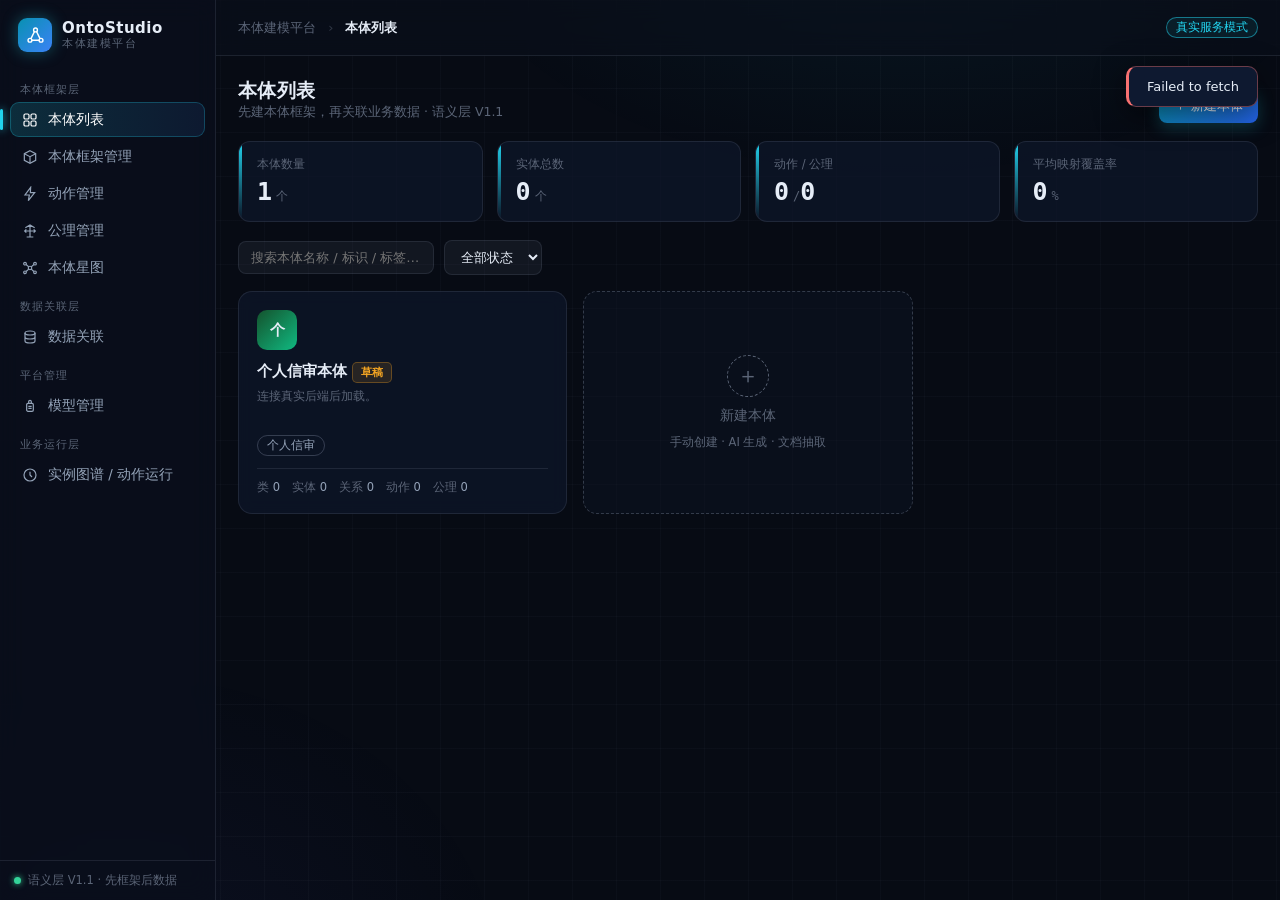
<file: frontend/index.html>
<!DOCTYPE html>
<html lang="zh-CN">
<head>
<meta charset="UTF-8">
<meta name="viewport" content="width=device-width, initial-scale=1.0">
<title>OntoStudio · 本体建模平台</title>
<style>
:root{
  --bg:#070B14; --panel:rgba(15,23,42,.72);
  --line:rgba(148,163,184,.14); --line2:rgba(148,163,184,.3);
  --txt:#E6EDF7; --txt2:#94A3B8; --txt3:#5B6577;
  --cyan:#22D3EE; --blue:#3B82F6; --purple:#818CF8; --green:#34D399; --amber:#F5A623; --pink:#F472B6; --red:#F87171;
  --mono:ui-monospace,'Cascadia Code',Consolas,monospace;
}
*{box-sizing:border-box;margin:0;padding:0}
html,body{height:100%}
body{font-family:'PingFang SC','Microsoft YaHei','Segoe UI',system-ui,sans-serif;background:var(--bg);color:var(--txt);font-size:14px;overflow:hidden}
body::before{content:'';position:fixed;inset:0;pointer-events:none;z-index:0;background:
  radial-gradient(ellipse 60% 50% at 70% -10%, rgba(34,211,238,.07), transparent 60%),
  radial-gradient(ellipse 50% 60% at 10% 110%, rgba(99,102,241,.06), transparent 60%),
  linear-gradient(rgba(148,163,184,.035) 1px, transparent 1px),
  linear-gradient(90deg, rgba(148,163,184,.035) 1px, transparent 1px);
  background-size:auto,auto,44px 44px,44px 44px}
#app{display:flex;height:100vh;position:relative;z-index:1}

#sidebar{width:216px;flex:none;background:rgba(10,15,28,.85);border-right:1px solid var(--line);backdrop-filter:blur(12px);display:flex;flex-direction:column}
.logo{display:flex;align-items:center;gap:10px;padding:18px 18px 14px}
.logo-mark{width:34px;height:34px;border-radius:9px;background:linear-gradient(135deg,#0891B2,#3B82F6);display:flex;align-items:center;justify-content:center;box-shadow:0 0 16px rgba(34,211,238,.35)}
.logo-mark svg{width:19px;height:19px}
.logo h1{font-size:15px;font-weight:600;letter-spacing:.5px}
.logo small{display:block;font-size:10.5px;color:var(--txt3);font-weight:400;letter-spacing:1.5px}
.nav{flex:1;padding:4px 10px;overflow:auto}
.nav-label{font-size:11px;color:var(--txt3);padding:12px 10px 5px;letter-spacing:1px}
.nav-item{display:flex;align-items:center;gap:10px;padding:8.5px 12px;border-radius:9px;color:var(--txt2);cursor:pointer;margin-bottom:2px;transition:.18s;position:relative;font-size:13.5px}
.nav-item svg{width:16px;height:16px;flex:none}
.nav-item:hover{color:var(--txt);background:rgba(148,163,184,.07)}
.nav-item.active{color:#fff;background:linear-gradient(90deg,rgba(34,211,238,.16),rgba(59,130,246,.1));box-shadow:inset 0 0 0 1px rgba(34,211,238,.25)}
.nav-item.active::before{content:'';position:absolute;left:-10px;top:20%;height:60%;width:3px;border-radius:2px;background:var(--cyan);box-shadow:0 0 8px var(--cyan)}
.nav-item.disabled{opacity:.38;cursor:not-allowed}
.side-foot{padding:12px 14px;border-top:1px solid var(--line);font-size:11.5px;color:var(--txt3)}
.side-foot .dot{display:inline-block;width:7px;height:7px;border-radius:50%;background:var(--green);box-shadow:0 0 6px var(--green);margin-right:7px}

#main{flex:1;display:flex;flex-direction:column;min-width:0}
#topbar{height:56px;flex:none;display:flex;align-items:center;gap:14px;padding:0 22px;border-bottom:1px solid var(--line);background:rgba(10,15,28,.6);backdrop-filter:blur(12px)}
.crumb{font-size:13px;color:var(--txt3)}
.crumb b{color:var(--txt);font-weight:600}
.crumb i{font-style:normal;margin:0 8px;opacity:.5}
#topbar .sp{flex:1}
.ontology-sel{background:rgba(148,163,184,.08);border:1px solid var(--line);border-radius:8px;padding:6px 10px;color:var(--txt2);font-size:12.5px;outline:none}
.avatar{width:32px;height:32px;border-radius:50%;background:linear-gradient(135deg,#6366F1,#22D3EE);display:flex;align-items:center;justify-content:center;font-size:13px;font-weight:600;color:#fff}

#pages{flex:1;overflow:hidden;position:relative}
.page{position:absolute;inset:0;overflow:hidden;display:none}
.page.active{display:flex;flex-direction:column}
#page-graph.active{flex-direction:row}
.pad{padding:22px;overflow:auto;flex:1;min-height:0}
@keyframes fadeIn{from{opacity:0;transform:translateY(6px)}to{opacity:1;transform:none}}

.btn{display:inline-flex;align-items:center;gap:6px;padding:8px 15px;border-radius:8px;border:1px solid var(--line2);background:rgba(148,163,184,.06);color:var(--txt);font-size:13px;cursor:pointer;transition:.18s;font-family:inherit}
.btn:hover{border-color:var(--cyan);color:var(--cyan)}
.btn-primary{background:linear-gradient(135deg,#0891B2,#2563EB);border:none;color:#fff;box-shadow:0 4px 16px rgba(34,211,238,.25)}
.btn-primary:hover{color:#fff;filter:brightness(1.12)}
.btn-sm{padding:5px 10px;font-size:12px;border-radius:6px}
.btn-danger:hover{border-color:var(--red);color:var(--red)}
.chip{display:inline-flex;align-items:center;gap:5px;padding:2px 9px;border-radius:20px;font-size:11.5px;border:1px solid var(--line2);color:var(--txt2)}
.chip.c-on{border-color:rgba(34,211,238,.5);color:var(--cyan);background:rgba(34,211,238,.08)}
.tag{display:inline-block;padding:2px 8px;border-radius:5px;font-size:11px}
.tag.ok{background:rgba(52,211,153,.12);color:var(--green);border:1px solid rgba(52,211,153,.3)}
.tag.warn{background:rgba(245,166,35,.12);color:var(--amber);border:1px solid rgba(245,166,35,.3)}
.tag.info{background:rgba(59,130,246,.12);color:#7EB1FF;border:1px solid rgba(59,130,246,.3)}
.tag.off{background:rgba(148,163,184,.1);color:var(--txt3);border:1px solid var(--line)}
code{font-family:var(--mono);font-size:12px;color:#9CD3F5;background:rgba(34,211,238,.07);padding:1px 6px;border-radius:4px}
.page-head{display:flex;align-items:flex-end;gap:14px;margin-bottom:18px}
.page-head h2{font-size:19px;font-weight:600;letter-spacing:.3px}
.page-head p{font-size:12.5px;color:var(--txt3);margin-bottom:2px}
.page-head .sp{flex:1}
.card{background:var(--panel);border:1px solid var(--line);border-radius:14px;backdrop-filter:blur(8px)}
table.tbl{width:100%;border-collapse:collapse;font-size:13px}
.tbl th{text-align:left;font-weight:500;color:var(--txt3);font-size:12px;padding:9px 12px;border-bottom:1px solid var(--line);white-space:nowrap}
.tbl td{padding:8px 12px;border-bottom:1px solid rgba(148,163,184,.07);color:var(--txt2);vertical-align:middle}
.tbl tr:hover td{background:rgba(148,163,184,.045)}
.tbl td.t-main{color:var(--txt)}
.empty{padding:44px;text-align:center;color:var(--txt3);font-size:13px}
.subtabs{display:flex;gap:4px;padding:0 22px;border-bottom:1px solid var(--line);flex:none;background:rgba(10,15,28,.35)}
.subtab{padding:11px 16px;cursor:pointer;color:var(--txt3);font-size:13px;transition:.15s;border-bottom:2px solid transparent}
.subtab:hover{color:var(--txt)}
.subtab.on{color:var(--cyan);border-bottom-color:var(--cyan)}
.subtab .sp{flex:1}

.stat-row{display:grid;grid-template-columns:repeat(4,1fr);gap:14px;margin-bottom:18px}
.stat-card{background:var(--panel);border:1px solid var(--line);border-radius:12px;padding:15px 18px;position:relative;overflow:hidden}
.stat-card::after{content:'';position:absolute;left:0;top:0;bottom:0;width:3px;background:linear-gradient(180deg,var(--cyan),transparent)}
.stat-card .k{font-size:11.5px;color:var(--txt3)}
.stat-card .v{font-size:25px;font-weight:600;margin-top:5px;font-family:var(--mono)}
.stat-card .v small{font-size:12px;color:var(--txt3);font-weight:400;margin-left:4px}

.list-tools{display:flex;gap:10px;margin-bottom:16px;align-items:center}
.list-tools input,.list-tools select{background:rgba(148,163,184,.08);border:1px solid var(--line);border-radius:8px;padding:8px 12px;color:var(--txt);font-size:13px;outline:none;font-family:inherit}
.onto-grid{display:grid;grid-template-columns:repeat(auto-fill,minmax(320px,1fr));gap:16px}
.onto-card{background:var(--panel);border:1px solid var(--line);border-radius:14px;padding:18px;cursor:pointer;transition:.2s;position:relative;overflow:hidden}
.onto-card:hover{border-color:rgba(34,211,238,.4);transform:translateY(-2px);box-shadow:0 10px 30px rgba(0,0,0,.35)}
.onto-card .ic{width:40px;height:40px;border-radius:10px;display:flex;align-items:center;justify-content:center;font-size:15px;font-weight:600;margin-bottom:12px}
.onto-card h3{font-size:15px;font-weight:600;margin-bottom:4px}
.onto-card .desc{font-size:12px;color:var(--txt3);line-height:1.6;min-height:36px;margin-bottom:12px}
.onto-meta{display:flex;gap:12px;font-size:11.5px;color:var(--txt3);border-top:1px solid var(--line);padding-top:11px;flex-wrap:wrap}
.onto-meta b{color:var(--txt2);font-weight:500}
.onto-card .acts{position:absolute;top:14px;right:14px;display:flex;gap:6px;opacity:0;transition:.2s}
.onto-card:hover .acts{opacity:1}
.onto-new{border:1.5px dashed rgba(148,163,184,.3);background:rgba(15,23,42,.35);display:flex;flex-direction:column;align-items:center;justify-content:center;gap:10px;color:var(--txt3);min-height:210px}
.onto-new:hover{border-color:var(--cyan);color:var(--cyan)}
.onto-new .plus{width:42px;height:42px;border-radius:50%;border:1.5px dashed currentColor;display:flex;align-items:center;justify-content:center;font-size:22px}

.mask{position:fixed;inset:0;background:rgba(3,7,15,.72);backdrop-filter:blur(6px);z-index:100;display:flex;align-items:center;justify-content:center;animation:fadeIn .2s}
.modal{width:640px;max-width:94vw;max-height:88vh;overflow:auto;background:#0D1526;border:1px solid var(--line2);border-radius:16px;box-shadow:0 24px 80px rgba(0,0,0,.6)}
.modal-head{display:flex;align-items:center;padding:17px 22px;border-bottom:1px solid var(--line);position:sticky;top:0;background:#0D1526;z-index:2}
.modal-head h3{font-size:15.5px;font-weight:600}
.msub{font-size:12px;color:var(--txt3);margin-left:12px}
.modal-head .sp{flex:1}
.modal-close{cursor:pointer;color:var(--txt3);font-size:19px;line-height:1;padding:4px}
.modal-close:hover{color:var(--txt)}
.modal-body{padding:22px}
.modal-foot{display:flex;justify-content:flex-end;gap:10px;padding:15px 22px;border-top:1px solid var(--line);position:sticky;bottom:0;background:#0D1526}
.method-grid{display:grid;grid-template-columns:1fr 1fr 1fr;gap:14px}
.method-card{border:1px solid var(--line);border-radius:12px;padding:16px;cursor:pointer;transition:.2s;background:rgba(148,163,184,.03)}
.method-card:hover{border-color:rgba(34,211,238,.45);background:rgba(34,211,238,.05);transform:translateY(-2px)}
.method-card .mi{width:36px;height:36px;border-radius:10px;display:flex;align-items:center;justify-content:center;margin-bottom:10px;font-size:16px}
.method-card h4{font-size:13.5px;font-weight:600;margin-bottom:5px}
.method-card p{font-size:11.5px;color:var(--txt3);line-height:1.6}
.frm label{display:block;font-size:12px;color:var(--txt2);margin:13px 0 6px}
.frm label b{color:var(--cyan);font-weight:400}
.frm input,.frm select,.frm textarea{width:100%;background:rgba(148,163,184,.07);border:1px solid var(--line2);border-radius:8px;padding:9px 12px;color:var(--txt);font-size:13px;outline:none;font-family:inherit;transition:.15s}
.frm input:focus,.frm select:focus,.frm textarea:focus{border-color:var(--cyan);box-shadow:0 0 0 3px rgba(34,211,238,.12)}
.frm textarea{resize:vertical;min-height:84px;line-height:1.6}
.frm-row{display:flex;gap:14px}.frm-row>div{flex:1}
.dropzone{border:1.5px dashed rgba(148,163,184,.35);border-radius:12px;padding:32px;text-align:center;color:var(--txt3);cursor:pointer;transition:.2s}
.dropzone:hover{border-color:var(--cyan);color:var(--cyan)}
.cand-item{display:flex;align-items:flex-start;gap:11px;padding:12px;border:1px solid var(--line);border-radius:10px;margin-bottom:9px;cursor:pointer;transition:.15s}
.cand-item:hover{border-color:var(--line2)}
.cand-item.on{border-color:rgba(34,211,238,.5);background:rgba(34,211,238,.05)}
.cand-item input[type=checkbox]{margin-top:3px;accent-color:#22D3EE}
.cand-item h5{font-size:13px;font-weight:600}
.cand-item p{font-size:11.5px;color:var(--txt3);margin-top:3px;line-height:1.55}
.stepbar{display:flex;gap:8px;margin-bottom:18px}
.step{flex:1;text-align:center;font-size:11.5px;color:var(--txt3);padding:8px 4px;border-radius:8px;border:1px solid var(--line)}
.step.on{color:var(--cyan);border-color:rgba(34,211,238,.4);background:rgba(34,211,238,.07)}
.step.done{color:var(--green);border-color:rgba(52,211,153,.3)}
.prog{height:6px;border-radius:4px;background:rgba(148,163,184,.12);overflow:hidden;margin:14px 0}
.prog i{display:block;height:100%;width:0;background:linear-gradient(90deg,#0891B2,#22D3EE);transition:width .4s;box-shadow:0 0 10px rgba(34,211,238,.6)}
.warnbox{font-size:12px;color:var(--txt2);margin-top:14px;background:rgba(245,166,35,.07);border:1px solid rgba(245,166,35,.25);border-radius:8px;padding:9px 12px;line-height:1.7}
.okbox{font-size:12px;color:var(--green);margin-top:14px;background:rgba(52,211,153,.07);border:1px solid rgba(52,211,153,.25);border-radius:8px;padding:9px 12px;line-height:1.7}
.model-banner{display:flex;align-items:center;gap:10px;font-size:12px;color:var(--txt2);background:rgba(129,140,248,.08);border:1px solid rgba(129,140,248,.3);border-radius:10px;padding:10px 14px;margin-bottom:16px;line-height:1.6}
.model-banner b{color:var(--purple);font-weight:600}
.ck-chip{display:inline-flex;align-items:center;gap:6px;padding:5px 12px;border-radius:18px;border:1px solid var(--line);font-size:12.5px;color:var(--txt2);cursor:pointer;margin:0 7px 7px 0;transition:.15s;user-select:none}
.ck-chip:hover{border-color:var(--line2);color:var(--txt)}
.ck-chip.on{color:#fff;border-color:rgba(34,211,238,.55);background:rgba(34,211,238,.12)}
.ck-chip input{accent-color:#22D3EE}

.tree-panel{width:268px;flex:none;display:flex;flex-direction:column;overflow:hidden}
.tp-head{padding:13px 14px 10px;border-bottom:1px solid var(--line)}
.tp-head .row{display:flex;align-items:center;gap:8px}
.tp-head select{flex:1;background:rgba(148,163,184,.08);border:1px solid var(--line);border-radius:7px;padding:6px 8px;color:var(--txt);font-size:12.5px;outline:none;min-width:0}
.tp-tools{display:flex;gap:8px;margin-top:10px}
.tree{flex:1;overflow:auto;padding:10px 10px 20px}
.tree-cls-head{display:flex;align-items:center;gap:8px;padding:8px 9px;border-radius:8px;cursor:pointer;color:var(--txt2);font-size:13px;transition:.15s}
.tree-cls-head:hover{background:rgba(148,163,184,.07);color:var(--txt)}
.tree-cls-head .cd{width:9px;height:9px;border-radius:3px;flex:none}
.tree-cls-head .cnt{margin-left:auto;font-size:11px;color:var(--txt3)}
.tree-cls-head .cact{display:none;gap:4px}
.tree-cls-head:hover .cact{display:flex}
.cact span{font-size:11px;color:var(--txt3);padding:1px 5px;border-radius:5px}
.cact span:hover{color:var(--cyan);background:rgba(34,211,238,.1)}
.tree-ent{display:flex;align-items:center;gap:8px;padding:7px 9px 7px 28px;border-radius:8px;cursor:pointer;color:var(--txt2);font-size:12.5px;transition:.15s}
.tree-ent:hover{background:rgba(148,163,184,.07);color:var(--txt)}
.tree-ent.sel{background:linear-gradient(90deg,rgba(34,211,238,.14),transparent);color:#fff;box-shadow:inset 2px 0 0 var(--cyan)}
.tree-ent .src{margin-left:auto;font-size:10px;color:var(--txt3);border:1px solid var(--line);border-radius:4px;padding:0 5px;flex:none}
.model-main{flex:1;min-width:0;overflow:auto;display:flex;flex-direction:column;gap:14px}
.ent-head{padding:16px 20px}
.ent-head .row1{display:flex;align-items:center;gap:11px;flex-wrap:wrap}
.ent-head h3{font-size:17px;font-weight:600}
.ent-head .row2{margin-top:11px;font-size:12px;color:var(--txt3);line-height:1.7}
.ent-head .row2 b{color:var(--txt2);font-weight:500}
.tabs{display:flex;gap:4px;padding:5px 10px;border-bottom:1px solid var(--line);align-items:center;flex-wrap:wrap}
.tab{padding:7px 13px;border-radius:8px 8px 0 0;cursor:pointer;color:var(--txt3);font-size:12.5px;transition:.15s;border-bottom:2px solid transparent}
.tab:hover{color:var(--txt)}
.tab.on{color:var(--cyan);border-bottom-color:var(--cyan);background:linear-gradient(180deg,rgba(34,211,238,.08),transparent)}
.tabs .sp{flex:1}
.tab-body{padding:16px 20px;overflow:auto;flex:1}
.mini-stats{display:grid;grid-template-columns:repeat(3,1fr);gap:11px;margin-bottom:16px}
.mini-stat{background:rgba(148,163,184,.05);border:1px solid var(--line);border-radius:10px;padding:11px 13px}
.mini-stat .k{font-size:11px;color:var(--txt3)}
.mini-stat .v{font-size:18px;font-weight:600;margin-top:3px}
.covbar{height:7px;border-radius:4px;background:rgba(148,163,184,.14);overflow:hidden;flex:1;min-width:90px}
.covbar i{display:block;height:100%;background:linear-gradient(90deg,#0891B2,#34D399);box-shadow:0 0 8px rgba(52,211,153,.5)}
.conv-box{border:1px solid var(--line);border-radius:12px;padding:15px;margin-bottom:13px;background:rgba(148,163,184,.03)}
.conv-box h4{font-size:13px;font-weight:600;margin-bottom:8px;display:flex;align-items:center;gap:9px;flex-wrap:wrap}
.req-fields{display:flex;flex-wrap:wrap;gap:8px;margin-top:10px}
.req-field{display:flex;align-items:center;gap:6px;padding:5px 11px;border-radius:8px;border:1px solid var(--line);font-size:12px;color:var(--txt2);cursor:pointer;transition:.15s}
.req-field.on{border-color:rgba(34,211,238,.5);color:var(--cyan);background:rgba(34,211,238,.07)}
.req-field input{accent-color:#22D3EE}
.chg-item{display:flex;gap:12px;padding:9px 2px;border-bottom:1px solid rgba(148,163,184,.07);font-size:12.5px}
.chg-item .t{color:var(--txt3);flex:none;font-family:var(--mono);font-size:11.5px}
.ref-jump{display:flex;align-items:center;justify-content:space-between;gap:10px;padding:11px 14px;border:1px solid var(--line);border-radius:10px;margin-bottom:9px;background:rgba(148,163,184,.03)}
.stage-row{display:flex;align-items:center;gap:14px;padding:13px 16px;border:1px solid var(--line);border-radius:12px;margin-bottom:10px;background:rgba(148,163,184,.03);flex-wrap:wrap}
.stage-row .sn{width:150px;font-size:13.5px;font-weight:600}
.stage-row .sn small{display:block;font-size:11px;color:var(--txt3);font-weight:400;margin-top:2px}
.stage-row select{background:rgba(148,163,184,.07);border:1px solid var(--line2);border-radius:8px;padding:8px 10px;color:var(--txt);font-size:12.5px;outline:none;flex:1;min-width:150px}
.arrow-link{color:var(--txt3);font-size:16px}
.mtx{width:100%;border-collapse:collapse;font-size:12.5px}
.mtx th,.mtx td{padding:10px 12px;border:1px solid var(--line);text-align:center;color:var(--txt2)}
.mtx th{color:var(--txt);font-weight:600;background:rgba(148,163,184,.05)}
.mtx td:first-child{text-align:left;color:var(--txt)}

.g-overview{width:250px;flex:none;border-right:1px solid var(--line);overflow:auto;padding:16px}
.g-canvas{flex:1;min-width:0;position:relative;background:radial-gradient(ellipse 70% 60% at 50% 45%, rgba(34,211,238,.045), transparent 70%)}
.g-detail{width:320px;flex:none;border-left:1px solid var(--line);overflow:auto;padding:16px}
.g-sec{font-size:11.5px;color:var(--txt3);letter-spacing:1px;margin:16px 0 9px;font-weight:600}
.g-sec:first-child{margin-top:0}
.g-stat{display:flex;gap:10px;margin-bottom:6px}
.g-stat>div{flex:1;background:rgba(148,163,184,.06);border:1px solid var(--line);border-radius:10px;padding:10px 12px}
.g-stat .n{font-size:21px;font-weight:600;font-family:var(--mono)}
.g-stat .l{font-size:11px;color:var(--txt3);margin-top:2px}
.fchip{display:inline-flex;align-items:center;gap:6px;padding:4px 11px;border-radius:16px;border:1px solid var(--line);font-size:12px;color:var(--txt2);cursor:pointer;margin:0 6px 7px 0;transition:.15s;user-select:none}
.fchip:hover{border-color:var(--line2);color:var(--txt)}
.fchip.on{color:#fff;border-color:rgba(34,211,238,.55);background:rgba(34,211,238,.1)}
.fchip .fd{width:8px;height:8px;border-radius:2.5px}
.hop-row{display:flex;gap:6px}
.hop-btn{width:34px;height:34px;border-radius:9px;border:1px solid var(--line);background:rgba(148,163,184,.05);color:var(--txt3);cursor:pointer;font-size:13px;font-family:var(--mono);transition:.15s}
.hop-btn:hover{color:var(--txt);border-color:var(--line2)}
.hop-btn.on{color:#fff;background:linear-gradient(135deg,#0891B2,#2563EB);border-color:transparent;box-shadow:0 0 12px rgba(34,211,238,.35)}
.g-overview input[type=text]{width:100%;background:rgba(148,163,184,.07);border:1px solid var(--line2);border-radius:8px;padding:8px 11px;color:var(--txt);font-size:13px;outline:none;font-family:inherit}
#graph-svg{width:100%;height:100%;display:block;cursor:grab}
#graph-svg.panning{cursor:grabbing}
.g-toolbar{position:absolute;top:14px;left:14px;display:flex;gap:8px;z-index:5}
.g-tip{position:absolute;bottom:14px;left:14px;font-size:11.5px;color:var(--txt3);background:rgba(10,15,28,.72);border:1px solid var(--line);padding:6px 12px;border-radius:8px;backdrop-filter:blur(6px);z-index:5}
.edge-path{stroke:#3E4B63;stroke-width:1.3;cursor:pointer}
.edge-hit{stroke:transparent;stroke-width:14;cursor:pointer;fill:none}
.edge-lbl{font-size:10.5px;fill:#64748B;pointer-events:none;font-family:var(--mono)}
.gnode{cursor:pointer}
.gnode circle.body{transition:stroke-width .15s}
.gnode text{font-size:12px;fill:#C9D4E5;pointer-events:none}
.gnode.dim{opacity:.22}
.gnode.sel circle.body{stroke:#fff;stroke-width:2.4;filter:drop-shadow(0 0 8px rgba(34,211,238,.8))}
.d-node{border:1px solid var(--line);border-radius:10px;padding:12px 13px;margin-bottom:10px;background:rgba(148,163,184,.03)}
.d-node h4{font-size:13px;font-weight:600;display:flex;align-items:center;gap:8px;flex-wrap:wrap}
.d-kv{display:flex;justify-content:space-between;gap:10px;font-size:12px;padding:4px 0;color:var(--txt3)}
.d-kv b{color:var(--txt2);font-weight:400;text-align:right}
.d-list{font-size:12px;color:var(--txt2);line-height:2}
.d-list code{font-size:11px}
#gctx{position:fixed;display:none;z-index:300;background:#0E1930;border:1px solid var(--line2);border-radius:10px;padding:6px;min-width:170px;box-shadow:0 12px 40px rgba(0,0,0,.55)}
#gctx div{padding:8px 14px;border-radius:7px;font-size:12.5px;color:var(--txt2);cursor:pointer}
#gctx div:hover{background:rgba(34,211,238,.1);color:var(--cyan)}

#toasts{position:fixed;top:66px;right:22px;z-index:400;display:flex;flex-direction:column;gap:10px}
.toast{background:#0E1930;border:1px solid rgba(34,211,238,.35);border-left:3px solid var(--cyan);border-radius:10px;padding:12px 18px;font-size:13px;box-shadow:0 8px 30px rgba(0,0,0,.5);animation:slideIn .25s;max-width:380px}
.toast.ok{border-color:rgba(52,211,153,.4);border-left-color:var(--green)}
.toast.err{border-color:rgba(248,113,113,.4);border-left-color:var(--red)}
@keyframes slideIn{from{opacity:0;transform:translateX(30px)}to{opacity:1;transform:none}}
::-webkit-scrollbar{width:9px;height:9px}
::-webkit-scrollbar-thumb{background:rgba(148,163,184,.18);border-radius:5px;border:2px solid transparent;background-clip:content-box}
::-webkit-scrollbar-thumb:hover{background:rgba(148,163,184,.32);border:2px solid transparent;background-clip:content-box}
</style>
</head>
<body>
<div id="app">
  <aside id="sidebar">
    <div class="logo">
      <div class="logo-mark">
        <svg viewBox="0 0 24 24" fill="none" stroke="#fff" stroke-width="1.8"><circle cx="12" cy="5" r="2.4"/><circle cx="5" cy="18" r="2.4"/><circle cx="19" cy="18" r="2.4"/><path d="M10.7 6.9 6.3 15.9M13.3 6.9l4.4 9M7.4 18h9.2"/></svg>
      </div>
      <h1>OntoStudio<small>本体建模平台</small></h1>
    </div>
    <nav class="nav">
      <div class="nav-label">本体框架层</div>
      <div class="nav-item active" data-page="list">
        <svg viewBox="0 0 24 24" fill="none" stroke="currentColor" stroke-width="1.8"><rect x="3" y="3" width="7.5" height="7.5" rx="2"/><rect x="13.5" y="3" width="7.5" height="7.5" rx="2"/><rect x="3" y="13.5" width="7.5" height="7.5" rx="2"/><rect x="13.5" y="13.5" width="7.5" height="7.5" rx="2"/></svg>
        本体列表
      </div>
      <div class="nav-item" data-page="model">
        <svg viewBox="0 0 24 24" fill="none" stroke="currentColor" stroke-width="1.8"><path d="M12 2.5 20.5 7v10L12 21.5 3.5 17V7L12 2.5z"/><path d="M3.5 7 12 11.5 20.5 7M12 11.5v10"/></svg>
        本体框架管理
      </div>
      <div class="nav-item" data-page="actions">
        <svg viewBox="0 0 24 24" fill="none" stroke="currentColor" stroke-width="1.8"><path d="M13 2 4.5 13.5H11L9.5 22 19 10h-6.5L13 2z"/></svg>
        动作管理
      </div>
      <div class="nav-item" data-page="axioms">
        <svg viewBox="0 0 24 24" fill="none" stroke="currentColor" stroke-width="1.8"><path d="M12 3v18M5 7l7-4 7 4M7 21h10M4 12h16M6.5 9.5 4 12l2.5 2.5M17.5 9.5 20 12l-2.5 2.5"/></svg>
        公理管理
      </div>
      <div class="nav-item" data-page="graph">
        <svg viewBox="0 0 24 24" fill="none" stroke="currentColor" stroke-width="1.8"><circle cx="12" cy="12" r="2.6"/><circle cx="4.5" cy="5.5" r="2"/><circle cx="19.5" cy="5.5" r="2"/><circle cx="4.5" cy="18.5" r="2"/><circle cx="19.5" cy="18.5" r="2"/><path d="M6.2 6.8l3.9 3.6M17.8 6.8l-3.9 3.6M6.2 17.2l3.9-3.6M17.8 17.2l-3.9-3.6"/></svg>
        本体星图
      </div>
      <div class="nav-label">数据关联层</div>
      <div class="nav-item" data-page="data">
        <svg viewBox="0 0 24 24" fill="none" stroke="currentColor" stroke-width="1.8"><ellipse cx="12" cy="6" rx="7.5" ry="3"/><path d="M4.5 6v6c0 1.7 3.4 3 7.5 3s7.5-1.3 7.5-3V6M4.5 12v6c0 1.7 3.4 3 7.5 3s7.5-1.3 7.5-3v-6"/></svg>
        数据关联
      </div>
      <div class="nav-label">平台管理</div>
      <div class="nav-item" data-page="models">
        <svg viewBox="0 0 24 24" fill="none" stroke="currentColor" stroke-width="1.8"><rect x="7" y="8" width="10" height="12" rx="2"/><path d="M10 8V5.5a2 2 0 0 1 2-2 2 2 0 0 1 2 2V8M9.5 12.5h5M9.5 15.5h5"/></svg>
        模型管理
      </div>
      <div class="nav-label">业务运行层</div>
      <div class="nav-item" data-page="runtime"><svg viewBox="0 0 24 24" fill="none" stroke="currentColor" stroke-width="1.8"><circle cx="12" cy="12" r="9"/><path d="M12 7v5l3 3"/></svg>实例图谱 / 动作运行 <span id="operationsBadge" class="tag warn" style="display:none;margin-left:auto">0</span></div>
    </nav>
    <div class="side-foot"><span class="dot"></span>语义层 V1.1 · 先框架后数据</div>
  </aside>

  <main id="main">
    <header id="topbar">
      <div class="crumb" id="crumb"></div>
      <div class="sp"></div>
      <span class="chip c-on">真实服务模式</span>
    </header>
    <div id="pages">
      <section class="page" id="page-list"></section>
      <section class="page" id="page-model"></section>
      <section class="page" id="page-actions"></section>
      <section class="page" id="page-axioms"></section>
      <section class="page" id="page-graph"></section>
      <section class="page" id="page-data"></section>
      <section class="page" id="page-models"></section>
      <section class="page" id="page-runtime"></section>
    </div>
  </main>
</div>
<div id="toasts"></div>
<div id="modal-root"></div>
<div id="gctx"></div>

<script>
/* ================================================================
   OntoStudio · 本体建模平台 V1.1 前端原型
   架构：A 本体框架层 / B 数据关联层 / C 平台管理层（PRD V1.1）
================================================================ */

/* ---------- 工具 ---------- */
var $=function(s){return document.querySelector(s)};
var $$=function(s){return Array.prototype.slice.call(document.querySelectorAll(s))};
function uid(p){return (p||'x')+Math.random().toString(36).slice(2,8)}
function now(){var d=new Date();function p(n){return (n<10?'0':'')+n}return d.getFullYear()+'-'+p(d.getMonth()+1)+'-'+p(d.getDate())+' '+p(d.getHours())+':'+p(d.getMinutes())}
function toast(msg,type){var t=document.createElement('div');t.className='toast '+(type||'');t.innerHTML=msg;$('#toasts').appendChild(t);
  setTimeout(function(){t.style.transition='.3s';t.style.opacity='0';t.style.transform='translateX(30px)';setTimeout(function(){t.remove()},320)},2800);}
var modalStack=[];
function openModal(html,w){
  var m=document.createElement('div');m.className='mask';
  m.innerHTML='<div class="modal" style="width:'+(w||640)+'px">'+html+'</div>';
  m.addEventListener('mousedown',function(e){if(e.target===m)closeModal()});
  $('#modal-root').appendChild(m);modalStack.push(m);return m;
}
function closeModal(){var m=modalStack.pop();if(m)m.remove();}
document.addEventListener('keydown',function(e){if(e.key==='Escape'&&modalStack.length)closeModal();});
function mHead(t,sub){return '<div class="modal-head"><h3>'+t+'</h3>'+(sub?'<span class="msub">'+sub+'</span>':'')+'<div class="sp"></div><span class="modal-close" onclick="closeModal()">✕</span></div>';}
var _confirmCb=null;
function confirmBox(title,msg,cb,danger){
  _confirmCb=cb;
  openModal(mHead(title)+
    '<div class="modal-body" style="color:var(--txt2);font-size:13px;line-height:1.9">'+msg+'</div>'+
    '<div class="modal-foot"><button class="btn" onclick="closeModal()">取消</button><button class="btn '+(danger?'btn-danger':'btn-primary')+'" onclick="confirmYes()">确认</button></div>',480);
}
function confirmYes(){var cb=_confirmCb;_confirmCb=null;closeModal();if(cb)cb();}

/* ---------- 常量 ---------- */
var PALETTE=['#22D3EE','#818CF8','#F5A623','#34D399','#F472B6','#FB7185','#A3E635','#38BDF8'];
var TYPES=['字符串','整数','小数','布尔','日期','日期时间','枚举','字典引用','富文本'];
var RULES=['—','手机号','身份证号','统一社会信用代码','邮箱','自定义正则'];
var CARDS=['1:1','1:N','N:1','M:N'];
var REL_TPL=[{n:'包含',r:'属于',c:'1:N'},{n:'拥有',r:'属于',c:'1:N'},{n:'属于',r:'包含',c:'N:1'},{n:'担保',r:'被担保于',c:'N:1'},{n:'关联',r:'关联于',c:'M:N'},{n:'引用',r:'被引用于',c:'N:1'},{n:'创建',r:'创建于',c:'1:N'},{n:'参与',r:'参与于',c:'M:N'}];
var SRC_LABEL={manual:'手动',ai:'AI',doc:'文档',db:'数据库'};
var DATA_SOURCES=['信贷数仓-生产（MySQL）','企业主库（PostgreSQL）'];
var AXIOM_TYPES=['结构约束','语义描述','组合条件'];
var STAGES=[{k:'gen',n:'本体生成',d:'AI 生成本体候选'},{k:'doc_ent',n:'文档抽取-实体',d:'实体与属性候选抽取'},{k:'doc_rel',n:'文档抽取-关系',d:'关系候选抽取'},{k:'tbl',n:'表识别',d:'数据表业务含义识别'},{k:'axiom_chk',n:'公理辅助校验',d:'公理自检语义辅助'},{k:'qa',n:'智能问答',d:'平台对话式助手'}];
function P(name,code,type,opt){var o={name:name,code:code,type:type,enumv:'',req:false,uni:false,def:'',len:'',rule:'—',unit:'',rng:'',desc:'',mapped:null};if(opt)for(var k in opt)o[k]=opt[k];return o;}
function M(prop,table,col,srctype,identity){return {prop:prop,src:DATA_SOURCES[0],table:table,col:col,srctype:srctype||'varchar(64)',identity:!!identity};}

/* ================================================================
   平台级数据：模型管理
================================================================ */
var PLATFORM={
  providers:[
    {id:'p1',name:'GLM-4-Plus',vendor:'智谱',model:'glm-4-plus',base:'https://open.bigmodel.cn/api/paas/v4',ctx:'128K',status:'启用'},
    {id:'p2',name:'Qwen-Max',vendor:'通义',model:'qwen-max',base:'https://dashscope.aliyuncs.com',ctx:'32K',status:'启用'},
    {id:'p3',name:'本地vLLM-Qwen72B',vendor:'本地 vLLM',model:'Qwen2.5-72B-Instruct',base:'http://10.12.9.11:8000/v1',ctx:'32K',status:'停用'}
  ],
  templates:[
    {id:'t1',name:'本体生成-信贷域',stage:'gen',ver:3,content:'你是本体建模专家。基于以下业务描述，生成候选实体、属性与关系：\n{业务描述}\n已知实体类型：{已知实体}\n输出 JSON：entities[], relations[]。'},
    {id:'t2',name:'实体抽取-通用',stage:'doc_ent',ver:2,content:'从以下文档片段中抽取候选实体与属性，标注置信度与原文出处：\n{文档片段}'},
    {id:'t3',name:'关系抽取-通用',stage:'doc_rel',ver:1,content:'基于以下实体列表与文档片段，抽取实体间关系候选，标注原文依据：\n{已知实体}\n{文档片段}'},
    {id:'t4',name:'表含义识别',stage:'tbl',ver:2,content:'结合表名、注释与字段结构，识别该数据表的业务含义与建议映射实体：\n{表元数据}'}
  ],
  stages:{gen:{m:'p1',t:'t1'},doc_ent:{m:'p1',t:'t2'},doc_rel:{m:'p2',t:'t3'},tbl:{m:'p2',t:'t4'},axiom_chk:{m:null,t:null},qa:{m:null,t:null}}
};
function provOf(id){for(var i=0;i<PLATFORM.providers.length;i++)if(PLATFORM.providers[i].id===id)return PLATFORM.providers[i];return null}
function tplOf(id){for(var i=0;i<PLATFORM.templates.length;i++)if(PLATFORM.templates[i].id===id)return PLATFORM.templates[i];return null}
function stageBound(k){var b=PLATFORM.stages[k];if(!b||!b.m||!provOf(b.m))return null;return b}

/* ================================================================
   演示数据：本体（含全局动作/公理）
================================================================ */
function mkCredit(){
  var o={id:'credit',name:'信贷风控本体',code:'credit_risk',
    desc:'覆盖借款、担保、共借、合同、账户、机构全链路的信贷业务语义，服务风控与贷后管理场景。',
    tags:['信贷','风控'],status:'published',version:3,updatedAt:'2026-08-24 14:22',owner:'张白辉',
    classes:[
      {id:'person',name:'自然人',code:'person',color:'#22D3EE',parent:null},
      {id:'product',name:'信贷产品',code:'product',color:'#818CF8',parent:null},
      {id:'contract',name:'合同',code:'contract',color:'#F5A623',parent:null},
      {id:'account',name:'账户',code:'account',color:'#34D399',parent:null},
      {id:'org',name:'机构',code:'org',color:'#F472B6',parent:null}
    ],entities:{},relations:[],
    actions:[
      {id:'a1',name:'发起催收',code:'start_collect',tgt:'entity',targets:['borrower'],input:'催收等级',output:'催收工单',desc:'对逾期借款人发起催收流程',status:'启用'},
      {id:'a2',name:'冻结账户',code:'freeze_acct',tgt:'entity',targets:['bank_account','repay_account'],input:'冻结原因、冻结期限',output:'冻结记录',desc:'风险处置时冻结资金账户（复用：同时绑定银行账户与还款账户）',status:'启用'},
      {id:'a3',name:'替换担保',code:'replace_guar',tgt:'entity',targets:['guarantor'],input:'新担保人ID',output:'担保变更记录',desc:'对存量担保关系进行担保人替换',status:'启用'},
      {id:'a4',name:'提前结清',code:'early_settle',tgt:'entity',targets:['loan_contract'],input:'结清日期',output:'结清证明',desc:'借款人提前偿还全部本息并结清合同',status:'启用'},
      {id:'a5',name:'签署担保确认',code:'g_sign_confirm',tgt:'relation',targets:['r01'],input:'确认人',output:'确认记录',desc:'担保关系建立时的人工确认动作（作用于关系）',status:'启用'}
    ],
    axioms:[
      {id:'x1',name:'自然人身份完整性',code:'person_identity',type:'结构约束',
       desc:'自然人主体必须具备完整身份要素，身份证号须通过校验，方可参与信贷业务流程。',
       bindings:[{ent:'borrower',req:['name','cert_no','mobile']},{ent:'guarantor',req:['name','cert_no','g_type','g_amt']},{ent:'coborrower',req:['name','cert_no','rel_type']}]},
      {id:'x2',name:'合同要素完备',code:'contract_complete',type:'结构约束',
       desc:'合同类实体必须包含唯一编号、金额、签订日期与状态，状态机流转合法。',
       bindings:[{ent:'loan_contract',req:['ct_no','amt','sign_date','status']},{ent:'guarantee_contract',req:['gc_no','scope']}]},
      {id:'x3',name:'机构持牌经营',code:'org_licensed',type:'语义描述',
       desc:'参与信贷业务的机构须持有效金融/征信牌照，统一社会信用代码可校验。',
       bindings:[{ent:'lender',req:['org_name','uscc']},{ent:'credit_agency',req:['org_name']}]},
      {id:'x4',name:'借款人行为能力',code:'borrower_capacity',type:'组合条件',
       desc:'借款人须年满 18 周岁、具备完全民事行为能力且征信无禁入标记（V1.1 保存不执行）。',
       bindings:[{ent:'borrower',req:['cert_no']}]}
    ],
    changes:[{t:'2026-08-24 14:22',u:'张白辉',txt:'发布版本 v3（框架零数据发布）'},{t:'2026-08-24 14:10',u:'张白辉',txt:'借款人新增属性「月收入」'},{t:'2026-08-23 09:30',u:'李明',txt:'公理「自然人身份完整性」绑定共借人'}]};
  function E(name,code,cls,src,desc,props,maps,changes){return {name:name,code:code,cls:cls,src:src,desc:desc,props:props,maps:maps||[],changes:changes||[]};}
  o.entities.borrower=E('借款人','borrower','person','ai','与放款机构签订借款合同、承担还款义务的自然人。',[
      P('姓名','name','字符串',{req:true,mapped:'dw.borrower_info.cust_name'}),
      P('身份证号','cert_no','字符串',{req:true,uni:true,rule:'身份证号',mapped:'dw.borrower_info.cert_no'}),
      P('手机号','mobile','字符串',{req:true,rule:'手机号',mapped:'dw.borrower_info.mobile_no'}),
      P('家庭住址','address','字符串',{mapped:'dw.borrower_info.addr'}),
      P('婚姻状况','marital','枚举',{enumv:'已婚/未婚/离异'}),
      P('月收入','income','小数',{unit:'元',rng:'≥0',mapped:'dw.income_detail.month_amt'})],
    [M('name','dw.borrower_info','cust_name'),M('cert_no','dw.borrower_info','cert_no','varchar(18)',true),M('mobile','dw.borrower_info','mobile_no'),M('address','dw.borrower_info','addr'),M('income','dw.income_detail','month_amt','decimal(16,2)')],
    [{t:'2026-08-24 14:10',u:'张白辉',txt:'新增属性「月收入」并映射'}]);
  o.entities.guarantor=E('担保人','guarantor','person','manual','为借款人提供担保、承担连带/一般保证责任的第三方自然人。',[
      P('姓名','name','字符串',{req:true,mapped:'dw.guarantee_info.g_name'}),
      P('身份证号','cert_no','字符串',{req:true,uni:true,rule:'身份证号',mapped:'dw.guarantee_info.g_cert_no'}),
      P('担保方式','g_type','枚举',{req:true,enumv:'连带/一般',mapped:'dw.guarantee_info.g_type'}),
      P('担保金额','g_amt','小数',{req:true,rng:'≥0',unit:'元',mapped:'dw.guarantee_info.g_amt'})],
    [M('name','dw.guarantee_info','g_name'),M('cert_no','dw.guarantee_info','g_cert_no','varchar(18)',true),M('g_type','dw.guarantee_info','g_type'),M('g_amt','dw.guarantee_info','g_amt','decimal(16,2)')]);
  o.entities.coborrower=E('共借人','coborrower','person','manual','与主借款人共同承担同一笔借款偿还责任的关联自然人。',[
      P('姓名','name','字符串',{req:true,mapped:'dw.coborrower.c_name'}),
      P('身份证号','cert_no','字符串',{req:true,uni:true,rule:'身份证号',mapped:'dw.coborrower.c_cert_no'}),
      P('与借款人关系','rel_type','枚举',{req:true,enumv:'配偶/父母/子女/其他',mapped:'dw.coborrower.rel_type'})],
    [M('name','dw.coborrower','c_name'),M('cert_no','dw.coborrower','c_cert_no','varchar(18)',true)]);
  o.entities.consumption_loan=E('消费贷','consumption_loan','product','ai','面向个人消费用途的信用类贷款产品。',[
      P('产品编码','prd_code','字符串',{req:true,uni:true,mapped:'dim.product.prd_code'}),
      P('年化利率','rate','小数',{req:true,rng:'0–0.36',mapped:'dim.product.apr'}),
      P('额度上限','quota','小数',{req:true,unit:'元',rng:'≥0',mapped:'dim.product.max_quota'})],
    [M('prd_code','dim.product','prd_code','varchar(32)',true),M('rate','dim.product','apr'),M('quota','dim.product','max_quota')]);
  o.entities.mortgage_loan=E('房抵贷','mortgage_loan','product','ai','以不动产作为抵押物的抵押类贷款产品。',[
      P('产品编码','prd_code','字符串',{req:true,uni:true,mapped:'dim.product.prd_code'}),
      P('抵押成数','ltv','小数',{req:true,rng:'0–0.8',mapped:'dim.product.ltv'})],
    [M('prd_code','dim.product','prd_code','varchar(32)',true)]);
  o.entities.loan_contract=E('借款合同','loan_contract','contract','db','记录借款人与放款机构之间借贷关系的法律文本。',[
      P('合同编号','ct_no','字符串',{req:true,uni:true,mapped:'dw.contract.ct_no'}),
      P('合同金额','amt','小数',{req:true,rng:'>0',unit:'元',mapped:'dw.contract.amt'}),
      P('签订日期','sign_date','日期',{req:true,mapped:'dw.contract.sign_dt'}),
      P('合同状态','status','枚举',{req:true,enumv:'生效/结清/逾期/作废',mapped:'dw.contract.status'})],
    [M('ct_no','dw.contract','ct_no','varchar(32)',true),M('amt','dw.contract','amt','decimal(18,2)'),M('sign_date','dw.contract','sign_dt','date'),M('status','dw.contract','status')]);
  o.entities.guarantee_contract=E('担保合同','guarantee_contract','contract','db','明确担保人担保责任范围的从属合同。',[
      P('担保合同编号','gc_no','字符串',{req:true,uni:true,mapped:'dw.g_contract.gc_no'}),
      P('担保范围','scope','字符串',{req:true,mapped:'dw.g_contract.scope'})],
    [M('gc_no','dw.g_contract','gc_no','varchar(32)',true)]);
  o.entities.bank_account=E('银行账户','bank_account','account','db','借款人或机构在银行开立的资金账户。',[
      P('账号','acct_no','字符串',{req:true,uni:true,mapped:'dw.account.acct_no'}),
      P('开户行','bank','字符串',{req:true,mapped:'dw.account.bank_name'})],
    [M('acct_no','dw.account','acct_no','varchar(32)',true),M('bank','dw.account','bank_name')]);
  o.entities.repay_account=E('还款账户','repay_account','account','db','贷款合同绑定的扣款账户。',[
      P('扣款账号','rp_no','字符串',{req:true,uni:true,mapped:'dw.repay.rp_no'}),
      P('扣款日','rp_day','整数',{req:true,rng:'1–28',mapped:'dw.repay.rp_day'})],
    [M('rp_no','dw.repay','rp_no','varchar(32)',true),M('rp_day','dw.repay','rp_day','int')]);
  o.entities.lender=E('放款机构','lender','org','manual','提供资金并发放贷款的持牌金融机构。',[
      P('机构名称','org_name','字符串',{req:true,mapped:'dim.org.org_name'}),
      P('统一社会信用代码','uscc','字符串',{req:true,uni:true,rule:'统一社会信用代码',mapped:'dim.org.uscc'})],
    [M('org_name','dim.org','org_name'),M('uscc','dim.org','uscc','varchar(18)',true)]);
  o.entities.credit_agency=E('征信机构','credit_agency','org','manual','提供个人/企业征信报告的持牌征信服务机构。',[
      P('机构名称','org_name','字符串',{req:true}),
      P('接入方式','api_type','枚举',{enumv:'实时/批量'})],[]);
  o.relations=[
      {id:'r01',from:'guarantor',to:'borrower',name:'担保',rev:'被担保于',card:'N:1',desc:'担保人为借款人提供还款担保'},
      {id:'r02',from:'coborrower',to:'loan_contract',name:'共同承担',rev:'被共同承担于',card:'N:1',desc:'共借人共同承担合同还款责任'},
      {id:'r03',from:'borrower',to:'loan_contract',name:'签订',rev:'签订于',card:'1:N',desc:'借款人签署借款合同'},
      {id:'r04',from:'borrower',to:'bank_account',name:'拥有',rev:'属于',card:'1:N',desc:'借款人名下银行账户'},
      {id:'r05',from:'loan_contract',to:'consumption_loan',name:'属于',rev:'包含',card:'N:1',desc:'合同归属产品'},
      {id:'r06',from:'loan_contract',to:'mortgage_loan',name:'属于',rev:'包含',card:'N:1',desc:'合同归属产品'},
      {id:'r07',from:'lender',to:'loan_contract',name:'放款',rev:'放款于',card:'1:N',desc:'机构放款形成合同'},
      {id:'r08',from:'credit_agency',to:'borrower',name:'查询',rev:'被查询于',card:'1:N',desc:'征信查询记录'},
      {id:'r09',from:'guarantor',to:'guarantee_contract',name:'签订',rev:'签订于',card:'1:N',desc:'担保人签署担保合同'},
      {id:'r10',from:'guarantee_contract',to:'loan_contract',name:'担保',rev:'被担保于',card:'N:1',desc:'担保合同担保主合同'},
      {id:'r11',from:'loan_contract',to:'repay_account',name:'绑定',rev:'绑定于',card:'N:1',desc:'合同绑定扣款账户'}
  ];
  return o;
}
function mkSmall(id,name,code,desc,tags,ents,rels,acts,axms){
  var o={id:id,name:name,code:code,desc:desc,tags:tags,status:'draft',version:0,updatedAt:'2026-08-15 09:00',owner:'李明',
    classes:[{id:id+'_c1',name:ents[0].cls,color:PALETTE[1],parent:null},{id:id+'_c2',name:ents[1].cls,color:PALETTE[3],parent:null}],
    entities:{},relations:rels||[],actions:acts||[],axioms:axms||[],
    changes:[{t:'2026-08-15 09:00',u:'李明',txt:'创建本体（AI 生成）'}]};
  ents.forEach(function(e,i){
    o.entities[e.id]={name:e.name,code:e.id,cls:(i===0?o.classes[0].id:o.classes[1].id),src:'ai',desc:e.desc,
      props:e.props,maps:[],changes:[]};
  });
  return o;
}
var DB={ontologies:[
  mkCredit(),
  mkSmall('ent360','企业画像本体','entity_360','企业工商、股权、舆情、经营维度的统一实体语义。',['企业','画像'],
    [{id:'company',name:'企业',cls:'组织机构',desc:'工商登记的企业法人主体。',props:[P('企业名称','cname','字符串',{req:true}),P('统一社会信用代码','uscc','字符串',{req:true,uni:true,rule:'统一社会信用代码'}),P('注册资本','reg_cap','小数',{unit:'万元'})]},
     {id:'shareholder',name:'股东',cls:'人员角色',desc:'持有企业股权的自然人或机构。',props:[P('股东名称','sh_name','字符串',{req:true}),P('持股比例','pct','小数',{rng:'0–1'})]}],
    [{id:'s1',from:'shareholder',to:'company',name:'持股',rev:'被持股于',card:'N:1',desc:''}],
    [{id:'ea1',name:'企业要素完备',code:'ent_complete',tgt:'entity',targets:['company'],input:'—',output:'校验结果',desc:'校验企业基础要素完备性',status:'启用'}],
    [{id:'ex1',name:'企业身份唯一性',code:'ent_identity',type:'结构约束',desc:'企业须具备可校验的唯一社会信用代码。',bindings:[{ent:'company',req:['cname','uscc']}]}]),
  mkSmall('supply','供应链本体','supply_chain','供应商、物料、订单、物流节点的供应链语义网络。',['供应链'],
    [{id:'supplier',name:'供应商',cls:'参与方',desc:'供应链上游的商品/服务提供方。',props:[P('供应商名称','sup_name','字符串',{req:true}),P('合作状态','status','枚举',{enumv:'合作/暂停/终止'})]},
     {id:'material',name:'物料',cls:'标的物',desc:'供应链流转的商品物料。',props:[P('物料编码','mat_code','字符串',{req:true,uni:true}),P('物料名称','mat_name','字符串',{req:true})]},
     {id:'order',name:'订单',cls:'标的物',desc:'采购/销售订单。',props:[P('订单号','order_no','字符串',{req:true,uni:true}),P('订单金额','amt','小数',{unit:'元'})]}],
    [{id:'so1',from:'order',to:'supplier',name:'下单于',rev:'承接',card:'N:1',desc:''},{id:'so2',from:'order',to:'material',name:'包含',rev:'属于',card:'M:N',desc:''}])
]};

/* ---------- 状态与助手 ---------- */
var state={page:'list',ontId:'credit',selEnt:'borrower',tab:'overview',
  graph:{sel:null,hops:2,clsFilter:new Set(),relFilter:new Set()}};
var dataTab='src';
function canEdit(){return true;}
function curOnt(){for(var i=0;i<DB.ontologies.length;i++)if(DB.ontologies[i].id===state.ontId)return DB.ontologies[i];return DB.ontologies[0];}
function curEnt(){return curOnt().entities[state.selEnt];}
function entOf(id){return curOnt().entities[id];}
function clsOf(id){var cs=curOnt().classes;for(var i=0;i<cs.length;i++)if(cs[i].id===id)return cs[i];return null;}
function entIds(){return Object.keys(curOnt().entities);}
function logChange(txt){var o=curOnt();o.changes.unshift({t:now(),u:'张白辉',txt:txt});if(o.changes.length>50)o.changes.pop();o.updatedAt=now();}
function logEnt(e,txt){e.changes.unshift({t:now(),u:'张白辉',txt:txt});if(e.changes.length>30)e.changes.pop();}
function covOf(e){var m=e.props.filter(function(p){return p.mapped&&p.mapped!=='—'}).length;return {m:m,t:e.props.length,pct:e.props.length?Math.round(m/e.props.length*100):0};}
function relsOf(id){return curOnt().relations.filter(function(r){return r.from===id||r.to===id});}
function identMap(e){for(var i=0;i<e.maps.length;i++)if(e.maps[i].identity)return e.maps[i];return null;}
function actsOf(id){return curOnt().actions.filter(function(a){return a.targets.indexOf(id)>=0});}
function axiomsOf(id){return curOnt().axioms.filter(function(x){return x.bindings.some(function(b){return b.ent===id})});}
function axCheck(ax){var o=curOnt();var ok=0,bad=[];ax.bindings.forEach(function(b){var e=o.entities[b.ent];if(!e){bad.push(b.ent+':实体不存在');return;}
  var miss=b.req.filter(function(r){return !e.props.some(function(p){return p.code===r})});
  if(miss.length)bad.push(e.name+'：缺 '+miss.join('、'));else ok++;});
  return {ok:ok,bad:bad,total:ax.bindings.length};}

/* ---------- 路由 ---------- */
var PAGE_TITLES={list:'本体列表',model:'本体框架管理',actions:'动作管理',axioms:'公理管理',graph:'本体星图',data:'数据关联',models:'模型管理',runtime:'实例图谱 / 动作运行'};
function switchPage(p){
  state.page=p;
  $$('.page').forEach(function(el){el.classList.remove('active')});
  $('#page-'+p).classList.add('active');
  $$('.nav-item[data-page]').forEach(function(n){n.classList.toggle('active',n.getAttribute('data-page')===p)});
  var o=curOnt();
  var onttt=(['list','models','runtime'].indexOf(p)<0);
  $('#crumb').innerHTML='本体建模平台 <i>›</i> <b>'+PAGE_TITLES[p]+'</b>'+(onttt?' <i>›</i> <span style="color:var(--txt2)">'+o.name+'</span>':'');
  rerenderPage();
}
function rerenderPage(){
  var p=state.page;
  if(p==='list')renderList();
  if(p==='model')renderModel();
  if(p==='actions')renderActions();
  if(p==='axioms')renderAxioms();
  if(p==='graph'){renderGraphPage();requestAnimationFrame(function(){initGraphIfNeeded()});}
  if(p==='data')renderData();
  if(p==='models')renderModels();
  if(p==='runtime')renderRuntime();
}
$$('.nav-item[data-page]').forEach(function(n){n.onclick=function(){switchPage(n.getAttribute('data-page'))};});

/* ================================================================
   A1 本体列表与生成
================================================================ */
var listFilter={q:'',st:'all'};
function renderList(){
  var totalEnt=0,totalRel=0,totalAct=0,totalAx=0,covSum=0,covN=0;
  DB.ontologies.forEach(function(o){totalEnt+=Object.keys(o.entities).length;totalRel+=o.relations.length;totalAct+=o.actions.length;totalAx+=o.axioms.length;
    Object.keys(o.entities).forEach(function(k){var c=covOf(o.entities[k]);if(c.t>0){covSum+=c.pct;covN++;}});});
  var html='<div class="pad">';
  html+='<div class="page-head"><div><h2>本体列表</h2><p>先建本体框架，再关联业务数据 · 语义层 V1.1</p></div><div class="sp"></div>';
  html+=canEdit()?'<button class="btn btn-primary" onclick="openCreateModal()">＋ 新建本体</button>':'';
  html+='</div>';
  html+='<div class="stat-row">'
    +'<div class="stat-card"><div class="k">本体数量</div><div class="v">'+DB.ontologies.length+'<small>个</small></div></div>'
    +'<div class="stat-card"><div class="k">实体总数</div><div class="v">'+totalEnt+'<small>个</small></div></div>'
    +'<div class="stat-card"><div class="k">动作 / 公理</div><div class="v">'+totalAct+'<small>/</small>'+totalAx+'</div></div>'
    +'<div class="stat-card"><div class="k">平均映射覆盖率</div><div class="v">'+(covN?Math.round(covSum/covN):0)+'<small>%</small></div></div>'
    +'</div>';
  html+='<div class="list-tools">'
    +'<input id="lq" placeholder="搜索本体名称 / 标识 / 标签…" value="'+listFilter.q+'" oninput="listFilter.q=this.value;renderOntoCards()">'
    +'<select onchange="listFilter.st=this.value;renderOntoCards()"><option value="all"'+(listFilter.st==='all'?' selected':'')+'>全部状态</option><option value="published"'+(listFilter.st==='published'?' selected':'')+'>已发布</option><option value="draft"'+(listFilter.st==='draft'?' selected':'')+'>草稿</option></select>'
    +'</div>';
  html+='<div class="onto-grid" id="onto-grid"></div></div>';
  $('#page-list').innerHTML=html;
  renderOntoCards();
}
function renderOntoCards(){
  var q=listFilter.q.trim();
  var cards='';
  DB.ontologies.forEach(function(o){
    if(q&&o.name.indexOf(q)<0&&o.code.indexOf(q)<0&&o.tags.join(',').indexOf(q)<0)return;
    if(listFilter.st!=='all'&&o.status!==listFilter.st)return;
    var color=o.id==='credit'?'linear-gradient(135deg,#164E63,#0891B2)':(o.id==='ent360'?'linear-gradient(135deg,#3730A3,#6366F1)':'linear-gradient(135deg,#14532D,#10B981)');
    cards+='<div class="card onto-card" onclick="enterOnt(\''+o.id+'\')">'
      +'<div class="acts"><button class="btn btn-sm" onclick="event.stopPropagation();enterOnt(\''+o.id+'\')">建模</button><button class="btn btn-sm" onclick="event.stopPropagation();state.ontId=\''+o.id+'\';switchPage(\'graph\')">星图</button></div>'
      +'<div class="ic" style="background:'+color+'">'+o.name[0]+'</div>'
      +'<h3>'+o.name+' <span class="tag '+(o.status==='published'?'ok':'warn')+'">'+(o.status==='published'?'已发布 v'+o.version:'草稿')+'</span></h3>'
      +'<div class="desc">'+o.desc+'</div>'
      +'<div style="margin-bottom:12px">'+o.tags.map(function(t){return '<span class="chip" style="margin-right:6px">'+t+'</span>'}).join('')+'</div>'
      +'<div class="onto-meta"><span>类 <b>'+o.classes.length+'</b></span><span>实体 <b>'+Object.keys(o.entities).length+'</b></span><span>关系 <b>'+o.relations.length+'</b></span><span>动作 <b>'+o.actions.length+'</b></span><span>公理 <b>'+o.axioms.length+'</b></span></div>'
      +'</div>';
  });
  if(canEdit())cards+='<div class="onto-new onto-card" onclick="openCreateModal()"><div class="plus">＋</div><div style="font-size:14px">新建本体</div><div style="font-size:11.5px">手动创建 · AI 生成 · 文档抽取</div></div>';
  if(!cards)cards='<div class="empty" style="grid-column:1/-1">无匹配的本体</div>';
  $('#onto-grid').innerHTML=cards;
}
function enterOnt(id){state.ontId=id;state.selEnt=Object.keys(curOnt().entities)[0]||null;switchPage('model');}
function modelBanner(stageKey,stageName){
  var b=stageBound(stageKey);
  if(!b)return '<div class="model-banner" style="border-color:rgba(245,166,35,.4);background:rgba(245,166,35,.07)">⚠️ 「'+stageName+'」阶段尚未绑定模型，请先在 <b style="color:var(--amber)">平台管理 → 模型管理 → 流程阶段绑定</b> 中配置。 <button class="btn btn-sm" onclick="closeModal();switchPage(\'models\')">去配置</button></div>';
  var p=provOf(b.m),t=tplOf(b.t);
  return '<div class="model-banner">✦ 当前模型：<b>'+p.name+'</b>（'+p.vendor+'） · 提示词模板：<b>'+t.name+'</b> v'+t.ver+' · 来自「'+stageName+'」阶段绑定</div>';
}

/* --- 新建本体：3 种方式 --- */
function openCreateModal(){
  openModal(mHead('新建本体','先建框架，再关联数据 · PRD V1.1 A1')+
    '<div class="modal-body"><div class="method-grid">'
    +'<div class="method-card" onclick="closeModal();mManual()"><div class="mi" style="background:rgba(34,211,238,.12);color:var(--cyan)">✎</div><h4>手动创建</h4><p>从零搭建框架：类、实体、属性与关系。数据库对接请使用「数据关联」模块。</p></div>'
    +'<div class="method-card" onclick="closeModal();mAIGen()"><div class="mi" style="background:rgba(129,140,248,.12);color:var(--purple)">✦</div><h4>AI 生成</h4><p>输入业务描述，由「本体生成」阶段绑定的模型生成候选，人工确认后入库。</p></div>'
    +'<div class="method-card" onclick="closeModal();mUpload()"><div class="mi" style="background:rgba(52,211,153,.12);color:var(--green)">📄</div><h4>上传文档</h4><p>上传政策 / 需求 / 数据字典，由「文档抽取」阶段绑定的模型抽取候选。</p></div>'
    +'</div></div>',680);
}
function newOntology(name,code,desc,tags,via){
  var o={id:uid('o'),name:name,code:code,desc:desc||'（暂无描述）',tags:tags||[],status:'draft',version:0,updatedAt:now(),owner:'张白辉',
    classes:[],entities:{},relations:[],actions:[],axioms:[],changes:[{t:now(),u:'张白辉',txt:'创建本体（'+via+'）'}]};
  DB.ontologies.unshift(o);return o;
}
function mManual(){
  openModal(mHead('手动创建本体','创建后进入本体框架管理')+
    '<div class="modal-body frm">'
    +'<div class="frm-row"><div><label>本体名称 <b>*</b></label><input id="f-name" placeholder="如：反欺诈本体"></div>'
    +'<div><label>本体标识 <b>*</b></label><input id="f-code" placeholder="如：anti_fraud"></div></div>'
    +'<label>业务描述</label><textarea id="f-desc" placeholder="描述本体的业务范围与目标…"></textarea>'
    +'<label>领域标签</label><input id="f-tags" placeholder="多个标签用逗号分隔">'
    +'</div>'
    +'<div class="modal-foot"><button class="btn" onclick="closeModal()">取消</button><button class="btn btn-primary" onclick="doManual()">创建本体</button></div>');
}
function doManual(){
  var n=$('#f-name').value.trim();
  if(!n)return toast('请填写本体名称','err');
  var tags=$('#f-tags').value.split(/[,，]/).map(function(s){return s.trim()}).filter(Boolean);
  var o=newOntology(n,$('#f-code').value.trim()||'onto_'+Math.random().toString(36).slice(2,6),$('#f-desc').value.trim(),tags,'手动创建');
  closeModal();state.ontId=o.id;state.selEnt=null;switchPage('model');
  toast('本体「'+n+'」创建成功，请先搭建框架（类 → 实体）','ok');
}
var AI_CANDS=[
  {name:'黑名单客户',props:'来源,列入原因,列入日期,有效期',conf:'高',desc:'命中内外部黑名单风险名单的自然人'},
  {name:'逾期记录',props:'逾期期数,逾期金额,最长逾期天数',conf:'高',desc:'借款人历史还款逾期事实'},
  {name:'联系人',props:'姓名,手机号,与借款人关系',conf:'中',desc:'借款人紧急联系人及关系人'},
  {name:'资产信息',props:'资产类型,估值,权属状态',conf:'中',desc:'借款人名下可核验资产'}
];
var AI_REL_CANDS=[{from:'黑名单客户',name:'列入于',to:'借款人',card:'N:1'},{from:'借款人',name:'拥有',to:'资产信息',card:'1:N'},{from:'借款人',name:'存在',to:'逾期记录',card:'1:N'},{from:'联系人',name:'关联于',to:'借款人',card:'N:1'}];
function mAIGen(){
  if(!stageBound('gen')){openModal(mHead('AI 生成本体')+'<div class="modal-body">'+modelBanner('gen','本体生成')+'</div><div class="modal-foot"><button class="btn" onclick="closeModal()">关闭</button></div>',520);return;}
  openModal(mHead('AI 生成本体','Human-in-the-loop：候选需人工确认后入库')+
    '<div class="modal-body">'+modelBanner('gen','本体生成')
    +'<div class="frm">'
    +'<div class="frm-row"><div><label>业务领域 <b>*</b></label><select id="a-dom"><option>消费信贷风控</option><option>供应链金融</option><option>反洗钱</option></select></div>'
    +'<div><label>期望规模</label><select><option>5–10 个实体</option><option>10–20 个实体</option></select></div></div>'
    +'<label>业务描述 <b>*</b></label><textarea id="a-desc">围绕消费贷贷后风险管理：借款人出现逾期后，需要关联其担保人、共借人、逾期记录与催收动作，识别风险等级并分层处置。</textarea>'
    +'<label>已知实体类型（可选，用于引导生成）</label><input id="a-ents" value="借款人, 担保人, 共借人">'
    +'</div></div>'
    +'<div class="modal-foot"><button class="btn" onclick="closeModal()">取消</button><button class="btn btn-primary" id="a-go" onclick="aiRun()">✦ 生成候选</button></div>');
}
function aiRun(){
  var btn=$('#a-go');btn.disabled=true;btn.innerHTML='⟳ 大模型生成中…';
  setTimeout(function(){
    closeModal();
    var items=AI_CANDS.map(function(c,i){
      return '<label class="cand-item on" data-ai="'+i+'"><input type="checkbox" checked>'
        +'<div><h5>'+c.name+' <span class="tag '+(c.conf==='高'?'ok':'warn')+'">置信度 '+c.conf+'</span></h5>'
        +'<p>建议属性：'+c.props+'<br>'+c.desc+'</p></div></label>';
    }).join('');
    var rels=AI_REL_CANDS.map(function(r,i){
      return '<label class="cand-item on" data-ar="'+i+'"><input type="checkbox" checked>'
        +'<div><h5>'+r.from+' —'+r.name+'→ '+r.to+' <span class="tag info">'+r.card+'</span></h5></div></label>';
    }).join('');
    openModal(mHead('AI 生成结果','逐项确认后入库 · 来源标记「AI」 · 查重：无冲突')+
      '<div class="modal-body">'
      +'<div style="font-size:12px;color:var(--txt3);margin-bottom:12px">生成 <b style="color:var(--txt2)">4 个候选实体</b> · 4 条候选关系（可勾选 / 取消）</div>'
      +'<div class="g-sec" style="margin-top:0">候选实体</div>'+items
      +'<div class="g-sec">候选关系</div>'+rels
      +'</div>'
      +'<div class="modal-foot"><button class="btn" onclick="closeModal()">放弃</button><button class="btn" onclick="aiRetry()">↻ 重新生成</button><button class="btn btn-primary" onclick="aiConfirm()">一键添加为实体</button></div>');
    $$('.cand-item').forEach(function(el){
      el.onclick=function(ev){if(ev.target.tagName==='INPUT')return;var cb=el.querySelector('input');cb.checked=!cb.checked;el.classList.toggle('on',cb.checked);};
    });
  },1100);
}
function aiRetry(){closeModal();aiRun();}
function aiConfirm(){
  var pickedEls=$$('[data-ai]').filter(function(el){return el.querySelector('input').checked});
  var pickedRels=$$('[data-ar]').filter(function(el){return el.querySelector('input').checked});
  if(!pickedEls.length)return toast('请至少勾选一个实体','err');
  var o=newOntology('信贷贷后风险本体','post_loan_risk','基于 AI 生成的贷后风险管理本体。',['信贷','AI生成'],'AI 生成');
  o.classes.push({id:'person',name:'自然人',code:'person',color:PALETTE[0],parent:null});
  o.classes.push({id:'risk',name:'风险对象',code:'risk',color:PALETTE[1],parent:null});
  var nameToId={};
  pickedEls.forEach(function(el,i){
    var c=AI_CANDS[+el.getAttribute('data-ai')];
    var id=uid('e');nameToId[c.name]=id;
    var props=c.props.split(/[,，、]/).map(function(pn,j){return P(pn.trim(),'p'+j,'字符串',{req:j<2})});
    o.entities[id]={name:c.name,code:'ai_'+(i+1),cls:(i%2?'risk':'person'),src:'ai',desc:c.desc,props:props,maps:[],changes:[]};
  });
  pickedRels.forEach(function(el){
    var r=AI_REL_CANDS[+el.getAttribute('data-ar')];
    if(nameToId[r.from]&&nameToId[r.to])o.relations.push({id:uid('r'),from:nameToId[r.from],to:nameToId[r.to],name:r.name,rev:r.name+'于',card:r.card,desc:''});
  });
  closeModal();state.ontId=o.id;state.selEnt=Object.keys(o.entities)[0];switchPage('model');
  toast('已创建本体并入库 <b>'+pickedEls.length+'</b> 个实体、<b>'+o.relations.length+'</b> 条关系','ok');
}
function mUpload(){
  if(!stageBound('doc_ent')){openModal(mHead('上传文档抽取')+'<div class="modal-body">'+modelBanner('doc_ent','文档抽取-实体')+'</div><div class="modal-foot"><button class="btn" onclick="closeModal()">关闭</button></div>',520);return;}
  openModal(mHead('上传文档抽取','单文件 ≤ 50MB · 批量 ≤ 10 个')+
    '<div class="modal-body">'+modelBanner('doc_ent','文档抽取-实体')
    +'<div class="dropzone" onclick="document.getElementById(\'u-file\').click()"><div style="font-size:30px;margin-bottom:8px">⇪</div><div>点击或拖拽文件到此处</div><div style="font-size:11px;margin-top:4px">建议：授信政策、产品说明、数据字典</div></div>'
    +'<input type="file" id="u-file" style="display:none" accept=".pdf,.doc,.docx,.xlsx,.xls,.csv,.txt,.md">'
    +'<div id="u-prog"></div><div id="u-cands"></div>'
    +'</div>'
    +'<div class="modal-foot"><button class="btn" onclick="closeModal()">取消</button><button class="btn btn-primary" id="u-ok" style="display:none" onclick="docConfirm()">确认入库</button></div>');
  $('#u-file').addEventListener('change',function(e){
    var fn=e.target.files[0]?e.target.files[0].name:'业务说明.docx';
    $('#u-prog').innerHTML='<div style="font-size:12px;color:var(--txt2);margin-top:16px">正在解析 <b>'+fn+'</b> …</div><div class="prog"><i id="u-bar"></i></div>';
    var w=0;
    var iv=setInterval(function(){
      w+=Math.random()*24+9;
      var bar=$('#u-bar');if(bar)bar.style.width=Math.min(w,100)+'%';
      if(w>=100){
        clearInterval(iv);
        $('#u-prog').innerHTML='<div class="okbox">✓ 解析完成（实体抽取：GLM-4-Plus · 关系抽取：Qwen-Max）</div>';
        var cands=[
          {type:'实体',name:'风控策略',props:'策略编号,策略类型,命中动作,生效时间',conf:'高',src:'第 2.1 节「针对不同风险等级客群配置差异化的授信策略…」'},
          {type:'实体',name:'审批工单',props:'工单号,审批节点,审批结论,审批人',conf:'高',src:'第 3.4 节「人工审批工单流转至复核岗…」'},
          {type:'实体',name:'额度台账',props:'授信额度,已用额度,冻结额度',conf:'中',src:'第 4.2 节「额度台账按维度滚动汇总…」'},
          {type:'关系',name:'审批工单 —触发→ 风控策略',conf:'推测',src:'无直接原文依据，建议人工确认'}
        ];
        var html='';
        cands.forEach(function(c,i){
          html+='<label class="cand-item'+(c.conf==='推测'?'':' on')+'" data-doc="'+i+'"><input type="checkbox" '+(c.conf==='推测'?'':'checked')+'>'
            +'<div><h5>'+c.type+'：'+c.name+' <span class="tag '+(c.conf==='高'?'ok':(c.conf==='推测'?'warn':'info'))+'">置信度 '+c.conf+'</span></h5>'
            +'<p>'+(c.props?'建议属性：'+c.props+'<br>':'')+'<span style="color:var(--txt3)">出处：'+c.src+'</span></p></div></label>';
        });
        $('#u-cands').innerHTML=html;
        $$('[data-doc]').forEach(function(el){
          el.onclick=function(ev){if(ev.target.tagName==='INPUT')return;var cb=el.querySelector('input');cb.checked=!cb.checked;el.classList.toggle('on',cb.checked);};
        });
        $('#u-ok').style.display='';
      }
    },380);
  });
}
function docConfirm(){
  var picked=$$('[data-doc]').filter(function(el){return el.querySelector('input').checked&&el.getAttribute('data-doc')!=='3'});
  if(!picked.length)return toast('请至少勾选一个实体候选','err');
  var o=newOntology('授信业务文档本体','doc_credit','基于业务文档抽取的授信管理语义。',['信贷','文档抽取'],'上传文档');
  o.classes.push({id:'proc',name:'流程对象',code:'proc',color:PALETTE[3],parent:null});
  var names=['风控策略','审批工单','额度台账'];
  var propsArr=[['策略编号','策略类型','命中动作','生效时间'],['工单号','审批节点','审批结论','审批人'],['授信额度','已用额度','冻结额度']];
  picked.forEach(function(el,i){
    var idx=+el.getAttribute('data-doc');
    var props=(propsArr[idx]||['编号','名称']).map(function(pn,j){return P(pn,'p'+j,'字符串',{req:j<2})});
    o.entities[uid('e')]={name:names[idx]||('抽取实体'+i),code:'doc_'+(i+1),cls:'proc',src:'doc',desc:'来自文档抽取（自动生成）',props:props,maps:[],changes:[]};
  });
  closeModal();state.ontId=o.id;state.selEnt=Object.keys(o.entities)[0];switchPage('model');
  toast('文档抽取结果已入库（来源：文档）','ok');
}

/* ================================================================
   A2 本体框架管理（类/实体/属性/关系 + 只读引用区）
================================================================ */
var TABS=[['overview','概览'],['props','属性'],['rels','关系'],['refact','引用:动作'],['refax','引用:公理'],['refmap','引用:映射'],['changes','变更记录']];
function renderModel(){
  var o=curOnt();
  var html='<div class="pad" style="display:flex;gap:14px;padding:18px;overflow:hidden;flex:1">';
  html+='<div class="card tree-panel">';
  html+='<div class="tp-head"><div class="row">'
    +'<select onchange="state.ontId=this.value;state.selEnt=Object.keys(curOnt().entities)[0]||null;switchPage(\'model\')">'
    +DB.ontologies.map(function(x){return '<option value="'+x.id+'"'+(x.id===o.id?' selected':'')+'>'+x.name+'</option>'}).join('')
    +'</select>'
    +(canEdit()?'<button class="btn btn-sm" onclick="openPublishModal()">'+(o.status==='published'?'v'+o.version:'发布')+'</button>':'')
    +'</div>';
  if(canEdit())html+='<div class="tp-tools"><button class="btn btn-sm" onclick="mClass()">＋ 类</button><button class="btn btn-sm" onclick="mEntity()">＋ 实体</button><button class="btn btn-sm" onclick="mRel()">＋ 关系</button></div>';
  html+='</div><div class="tree" id="model-tree">'+drawTree(o)+'</div></div>';
  var main='';
  if(!state.selEnt||!o.entities[state.selEnt]){
    main='<div class="card empty" style="flex:1">'+(o.classes.length?'请在左侧选择一个实体，或':'尚无类与实体，请先')+(canEdit()?'点击上方按钮开始搭建框架':'')+'</div>';
  }else{
    var e=o.entities[state.selEnt];
    var cls=clsOf(e.cls);
    var axStat=axiomsOf(state.selEnt).map(axCheck);
    var allOk=axStat.every(function(s){return s.bad.length===0});
    main+='<div class="card ent-head"><div class="row1">'
      +'<h3>'+e.name+'</h3><code>'+e.code+'</code>'
      +'<span class="chip c-on"><span style="width:8px;height:8px;border-radius:3px;background:'+(cls?cls.color:'#888')+'"></span>'+(cls?cls.name:'未分类')+'</span>'
      +'<span class="tag info">来源：'+(SRC_LABEL[e.src]||e.src)+'</span>'
      +(axStat.length?(allOk?'<span class="tag ok">公理 ✅ '+axStat.length+' 条通过</span>':'<span class="tag warn">公理 ⚠️ 未全部通过</span>'):'')
      +'<div class="sp"></div>'
      +'<button class="btn btn-sm" onclick="switchPage(\'graph\')">在星图中查看</button>'
      +(canEdit()?'<button class="btn btn-sm" onclick="mEntity(\''+state.selEnt+'\')">编辑</button><button class="btn btn-sm btn-danger" onclick="delEntity()">删除</button>':'')
      +'</div><div class="row2">描述 <b>'+e.desc+'</b></div></div>';
    main+='<div class="card" style="flex:1;display:flex;flex-direction:column;min-height:0">';
    main+='<div class="tabs">';
    TABS.forEach(function(t){main+='<div class="tab'+(state.tab===t[0]?' on':'')+'" onclick="state.tab=\''+t[0]+'\';renderModel()">'+t[1]+'</div>';});
    main+='<div class="sp"></div>';
    if(canEdit()){
      if(state.tab==='props')main+='<button class="btn btn-sm" style="margin:4px 0" onclick="mProp()">＋ 属性</button>';
      if(state.tab==='rels')main+='<button class="btn btn-sm" style="margin:4px 0" onclick="mRel()">＋ 关系</button>';
    }
    main+='</div><div class="tab-body" id="tab-body"></div></div>';
  }
  html+='<div class="model-main">'+main+'</div></div>';
  $('#page-model').innerHTML=html;
  bindTree();
  if(state.selEnt&&curEnt())drawTab();
}
function drawTree(o){
  var html='';
  if(!o.classes.length)return '<div class="empty" style="padding:24px 10px">尚无类</div>';
  o.classes.forEach(function(c){
    var ents=Object.keys(o.entities).filter(function(k){return o.entities[k].cls===c.id});
    var subs=o.classes.filter(function(x){return x.parent===c.id});
    html+='<div class="tree-cls">';
    html+='<div class="tree-cls-head" data-cls="'+c.id+'">'
      +'<span class="cd" style="background:'+c.color+';box-shadow:0 0 6px '+c.color+'"></span>'
      +'<span>'+c.name+'</span><span class="cnt">'+ents.length+' 实体</span>'
      +(canEdit()?'<span class="cact"><span onclick="event.stopPropagation();mClass(\''+c.id+'\')" title="编辑类">✎</span><span onclick="event.stopPropagation();delClass(\''+c.id+'\')" title="删除类">✕</span></span>':'')
      +'</div>';
    html+='<div class="cls-children">';
    ents.forEach(function(id){
      var en=o.entities[id];
      html+='<div class="tree-ent'+(id===state.selEnt?' sel':'')+'" data-ent="'+id+'">'+en.name+'<span class="src">'+(SRC_LABEL[en.src]||en.src)+'</span></div>';
    });
    subs.forEach(function(sc){
      var sents=Object.keys(o.entities).filter(function(k){return o.entities[k].cls===sc.id});
      html+='<div style="padding-left:16px">'
        +'<div class="tree-cls-head"><span class="cd" style="background:'+sc.color+'"></span><span>'+sc.name+'</span><span class="cnt">'+sents.length+'</span></div>'
        +sents.map(function(id){var en=o.entities[id];return '<div class="tree-ent'+(id===state.selEnt?' sel':'')+'" data-ent="'+id+'" style="padding-left:44px">'+en.name+'<span class="src">'+(SRC_LABEL[en.src]||en.src)+'</span></div>'}).join('')
        +'</div>';
    });
    html+='</div></div>';
  });
  return html;
}
function bindTree(){
  $$('.tree-ent').forEach(function(el){el.onclick=function(){state.selEnt=el.getAttribute('data-ent');renderModel();};});
  $$('.tree-cls-head').forEach(function(el){
    el.onclick=function(ev){
      if(ev.target.closest('.cact'))return;
      var ch=el.nextElementSibling;
      if(ch)ch.style.display=(ch.style.display==='none'?'':'none');
    };
  });
}
var _clsColor=PALETTE[0];
function mClass(cid){
  var o=curOnt();var c=cid?clsOf(cid):null;
  _clsColor=c?c.color:PALETTE[0];
  var parentOpts='<option value="">无（顶层类）</option>'+o.classes.filter(function(x){return x.id!==cid}).map(function(x){return '<option value="'+x.id+'"'+(c&&c.parent===x.id?' selected':'')+'>'+x.name+'</option>'}).join('');
  openModal(mHead((c?'编辑类':'新建类'),'支持层级 ≤ 3 级')+
    '<div class="modal-body frm">'
    +'<div class="frm-row"><div><label>类名称 <b>*</b></label><input id="c-name" value="'+(c?c.name:'')+'" placeholder="如：自然人"></div>'
    +'<div><label>类标识 <b>*</b></label><input id="c-code" value="'+(c?c.code:'')+'" placeholder="如：person"'+(c?' disabled':'')+'></div></div>'
    +'<label>父类（可选）</label><select id="c-parent">'+parentOpts+'</select>'
    +'<label>颜色标识</label><div style="display:flex;gap:8px;flex-wrap:wrap" id="c-colors">'
    +PALETTE.map(function(p){return '<span class="fd" data-c="'+p+'" style="width:22px;height:22px;border-radius:6px;background:'+p+';cursor:pointer;display:inline-block'+(_clsColor===p?';outline:2px solid #fff;outline-offset:2px':'')+'"></span>'}).join('')
    +'</div></div>'
    +'<div class="modal-foot"><button class="btn" onclick="closeModal()">取消</button><button class="btn btn-primary" onclick="doClass(\''+(cid||'')+'\')">保存</button></div>',560);
  $$('#c-colors .fd').forEach(function(s){
    s.onclick=function(){_clsColor=s.getAttribute('data-c');$$('#c-colors .fd').forEach(function(x){x.style.outline='none'});s.style.outline='2px solid #fff';s.style.outlineOffset='2px';};
  });
}
function doClass(cid){
  var o=curOnt();var name=$('#c-name').value.trim();
  if(!name)return toast('请填写类名称','err');
  if(cid){var c=clsOf(cid);c.name=name;c.parent=$('#c-parent').value||null;c.color=_clsColor;logChange('修改类「'+name+'」');}
  else{
    var code=$('#c-code').value.trim()||('cls_'+o.classes.length);
    if(o.classes.some(function(x){return x.code===code}))return toast('类标识已存在','err');
    o.classes.push({id:uid('c'),name:name,code:code,color:_clsColor,parent:$('#c-parent').value||null});
    logChange('新建类「'+name+'」');
  }
  closeModal();renderModel();toast('类已保存','ok');
}
function delClass(cid){
  var o=curOnt();var c=clsOf(cid);
  var ents=Object.keys(o.entities).filter(function(k){return o.entities[k].cls===cid});
  var subs=o.classes.filter(function(x){return x.parent===cid});
  confirmBox('删除类「'+c.name+'」','⚠️ 该类下含 <b style="color:var(--amber)">'+ents.length+'</b> 个实体、<b style="color:var(--amber)">'+subs.length+'</b> 个子类。类下存在实体或子类时不可直接删除。'+((ents.length+subs.length)?'':'<br><br>确认删除该空类？'),function(){
    if(ents.length||subs.length)return toast('类下存在下级，无法删除','err');
    o.classes=o.classes.filter(function(x){return x.id!==cid});
    logChange('删除类「'+c.name+'」');renderModel();toast('类已删除','ok');
  },true);
}
function mEntity(eid){
  var o=curOnt();var e=eid?o.entities[eid]:null;
  if(!o.classes.length)return toast('请先创建类，再添加实体','err');
  var clsOpts=o.classes.map(function(c){return '<option value="'+c.id+'"'+(e&&e.cls===c.id?' selected':'')+'>'+c.name+'</option>'}).join('');
  openModal(mHead((e?'编辑实体':'新建实体'),'实体 = 实体类型（实例管理属 V1.2+）')+
    '<div class="modal-body frm">'
    +'<div class="frm-row"><div><label>实体名称 <b>*</b></label><input id="e-name" value="'+(e?e.name:'')+'" placeholder="如：借款人"></div>'
    +'<div><label>实体标识 <b>*</b></label><input id="e-code" value="'+(e?e.code:'')+'" placeholder="如：borrower"'+(e?' disabled':'')+'></div></div>'
    +'<div class="frm-row"><div><label>所属类 <b>*</b></label><select id="e-cls">'+clsOpts+'</select></div>'
    +'<div><label>来源</label><select id="e-src"><option value="manual"'+(e&&e.src==='manual'?' selected':'')+'>手动</option><option value="ai"'+(e&&e.src==='ai'?' selected':'')+'>AI</option><option value="doc"'+(e&&e.src==='doc'?' selected':'')+'>文档</option><option value="db"'+(e&&e.src==='db'?' selected':'')+'>数据库</option></select></div></div>'
    +'<label>业务描述</label><textarea id="e-desc">'+(e?e.desc:'')+'</textarea>'
    +'</div>'
    +'<div class="modal-foot"><button class="btn" onclick="closeModal()">取消</button><button class="btn btn-primary" onclick="doEntity(\''+(eid||'')+'\')">保存</button></div>',560);
}
function doEntity(eid){
  var o=curOnt();var name=$('#e-name').value.trim();
  if(!name)return toast('请填写实体名称','err');
  if(eid){
    var e=o.entities[eid];e.name=name;e.cls=$('#e-cls').value;e.src=$('#e-src').value;e.desc=$('#e-desc').value.trim();
    logChange('修改实体「'+name+'」');logEnt(e,'编辑实体基本信息');
  }else{
    var code=$('#e-code').value.trim()||'ent_'+Math.random().toString(36).slice(2,6);
    if(entIds().some(function(k){return o.entities[k].code===code}))return toast('实体标识已存在','err');
    var id=uid('e');
    o.entities[id]={name:name,code:code,cls:$('#e-cls').value,src:$('#e-src').value,desc:$('#e-desc').value.trim(),props:[],maps:[],changes:[]};
    state.selEnt=id;logChange('新建实体「'+name+'」');
  }
  closeModal();renderModel();toast('实体已保存','ok');
}
function delEntity(){
  var o=curOnt();var e=curEnt();
  var rs=relsOf(state.selEnt),axs=axiomsOf(state.selEnt),acts=actsOf(state.selEnt);
  confirmBox('删除实体「'+e.name+'」','⚠️ 影响：级联删除 <b style="color:var(--amber)">'+rs.length+'</b> 条关系；解绑 <b style="color:var(--amber)">'+acts.length+'</b> 个动作、<b style="color:var(--amber)">'+axs.length+'</b> 条公理绑定；<b style="color:var(--amber)">'+e.maps.length+'</b> 条映射标记失效。该操作不可撤销。',function(){
    o.relations=o.relations.filter(function(r){return r.from!==state.selEnt&&r.to!==state.selEnt});
    o.actions.forEach(function(a){a.targets=a.targets.filter(function(t){return t!==state.selEnt})});
    o.axioms.forEach(function(x){x.bindings=x.bindings.filter(function(b){return b.ent!==state.selEnt})});
    delete o.entities[state.selEnt];
    logChange('删除实体「'+e.name+'」');
    state.selEnt=Object.keys(o.entities)[0]||null;
    renderModel();toast('实体已删除','ok');
  },true);
}
function mProp(idx){
  var e=curEnt();var p=(idx!=null)?e.props[idx]:null;
  openModal(mHead((p?'编辑属性':'新增属性')+' · '+e.name,'框架层：纯语义定义，映射在「数据关联」配置')+
    '<div class="modal-body frm">'
    +'<div class="frm-row"><div><label>属性名称 <b>*</b></label><input id="p-name" value="'+(p?p.name:'')+'" placeholder="如：工作单位"></div>'
    +'<div><label>属性标识 <b>*</b></label><input id="p-code" value="'+(p?p.code:'')+'" placeholder="如：employer"'+(p?' disabled':'')+'></div></div>'
    +'<div class="frm-row"><div><label>数据类型</label><select id="p-type">'+TYPES.map(function(t){return '<option'+(p&&p.type===t?' selected':'')+'>'+t+'</option>'}).join('')+'</select></div>'
    +'<div><label>校验规则</label><select id="p-rule">'+RULES.map(function(r){return '<option'+(p&&p.rule===r?' selected':'')+'>'+r+'</option>'}).join('')+'</select></div></div>'
    +'<div class="frm-row"><div><label>枚举值（类型为枚举时）</label><input id="p-enum" value="'+(p?p.enumv:'')+'" placeholder="如：已婚/未婚/离异"></div>'
    +'<div><label>单位</label><input id="p-unit" value="'+(p?p.unit:'')+'" placeholder="如：元 / %"></div></div>'
    +'<div class="frm-row"><div><label>默认值</label><input id="p-def" value="'+(p?p.def:'')+'"></div>'
    +'<div><label>长度 / 值域</label><input id="p-rng" value="'+(p?p.rng:'')+'" placeholder="如：1–28"></div></div>'
    +'<div style="display:flex;gap:10px;margin-top:14px">'
    +'<label class="req-field'+(p&&p.req?' on':'')+'"><input type="checkbox" id="p-req"'+(p&&p.req?' checked':'')+'>必填</label>'
    +'<label class="req-field'+(p&&p.uni?' on':'')+'"><input type="checkbox" id="p-uni"'+(p&&p.uni?' checked':'')+'>唯一</label></div>'
    +'</div>'
    +'<div class="modal-foot"><button class="btn" onclick="closeModal()">取消</button><button class="btn btn-primary" onclick="doProp('+(idx!=null?idx:'null')+')">保存</button></div>',580);
  ['p-req','p-uni'].forEach(function(id){document.getElementById(id).addEventListener('change',function(){this.parentElement.classList.toggle('on',this.checked)});});
}
function doProp(idx){
  var e=curEnt();var name=$('#p-name').value.trim();
  if(!name)return toast('请填写属性名称','err');
  var vals={name:name,code:$('#p-code').value.trim()||('p'+e.props.length),type:$('#p-type').value,enumv:$('#p-enum').value,def:$('#p-def').value,unit:$('#p-unit').value,rng:$('#p-rng').value,rule:$('#p-rule').value,req:$('#p-req').checked,uni:$('#p-uni').checked};
  if(idx!=null){
    vals.code=e.props[idx].code;vals.mapped=e.props[idx].mapped;
    e.props[idx]=Object.assign({},e.props[idx],vals);
    logEnt(e,'修改属性「'+name+'」');logChange('实体「'+e.name+'」修改属性「'+name+'」');
  }else{
    if(e.props.some(function(p){return p.code===vals.code}))return toast('属性标识已存在','err');
    vals.mapped=null;e.props.push(vals);
    logEnt(e,'新增属性「'+name+'」');logChange('实体「'+e.name+'」新增属性「'+name+'」');
  }
  closeModal();renderModel();toast('属性已保存','ok');
}
function delProp(idx){
  var e=curEnt();var p=e.props[idx];
  var axRefs=axiomsOf(state.selEnt).filter(function(x){return x.bindings.some(function(b){return b.ent===state.selEnt&&b.req.indexOf(p.code)>=0})});
  confirmBox('删除属性「'+p.name+'」',(axRefs.length?'⚠️ 该属性被公理「'+axRefs.map(function(x){return x.name}).join('、')+'」引用为必含字段，删除后公理自检将不通过。<br>':'')+'确认删除？',function(){
    e.props.splice(idx,1);
    axRefs.forEach(function(x){x.bindings.forEach(function(b){if(b.ent===state.selEnt)b.req=b.req.filter(function(r){return r!==p.code})})});
    logEnt(e,'删除属性「'+p.name+'」');
    renderModel();toast('属性已删除','ok');
  },true);
}
function mRel(){
  var o=curOnt();
  if(entIds().length<2)return toast('至少需要两个实体才能建立关系','err');
  var entOpts=entIds().map(function(k){return '<option value="'+k+'"'+(k===state.selEnt?' selected':'')+'>'+o.entities[k].name+'</option>'}).join('');
  openModal(mHead('新建关系','关系模板自动带出方向与基数')+
    '<div class="modal-body frm">'
    +'<label>关系模板</label><select id="r-tpl"><option value="">— 自定义 —</option>'+REL_TPL.map(function(t,i){return '<option value="'+i+'">'+t.n+'（'+t.c+'）</option>'}).join('')+'</select>'
    +'<div class="frm-row"><div><label>起始实体 <b>*</b></label><select id="r-from">'+entOpts+'</select></div>'
    +'<div><label>目标实体 <b>*</b></label><select id="r-to">'+entOpts+'</select></div></div>'
    +'<div class="frm-row"><div><label>关系名称（正向）<b>*</b></label><input id="r-name" placeholder="如：担保"></div>'
    +'<div><label>反向名称 <b>*</b></label><input id="r-rev" placeholder="如：被担保于"></div></div>'
    +'<div class="frm-row"><div><label>基数</label><select id="r-card">'+CARDS.map(function(c){return '<option>'+c+'</option>'}).join('')+'</select></div>'
    +'<div><label>业务描述</label><input id="r-desc"></div></div>'
    +'</div>'
    +'<div class="modal-foot"><button class="btn" onclick="closeModal()">取消</button><button class="btn btn-primary" onclick="doRel()">保存</button></div>',580);
  $('#r-tpl').addEventListener('change',function(){
    var i=this.value;if(i==='')return;
    var t=REL_TPL[+i];
    $('#r-name').value=t.n;$('#r-rev').value=t.r;$('#r-card').value=t.c;
  });
}
function doRel(){
  var o=curOnt();
  var f=$('#r-from').value,t=$('#r-to').value,name=$('#r-name').value.trim();
  if(!name)return toast('请填写关系名称','err');
  if(o.relations.some(function(r){return r.from===f&&r.to===t&&r.name===name}))return toast('同一对实体间同名关系已存在','err');
  o.relations.push({id:uid('r'),from:f,to:t,name:name,rev:$('#r-rev').value.trim()||name+'于',card:$('#r-card').value,desc:$('#r-desc').value.trim()});
  logChange('新建关系「'+o.entities[f].name+'—'+name+'→'+o.entities[t].name+'」');
  closeModal();renderModel();toast('关系已保存','ok');
}
function delRel(rid){
  var o=curOnt();var r=o.relations.find(function(x){return x.id===rid});
  confirmBox('删除关系「'+r.name+'」','将移除 '+o.entities[r.from].name+' —'+r.name+'→ '+o.entities[r.to].name+' 的关系。',function(){
    o.relations=o.relations.filter(function(x){return x.id!==rid});
    logChange('删除关系「'+r.name+'」');renderModel();toast('关系已删除','ok');
  },true);
}
function openPublishModal(){
  var o=curOnt();
  var errs=[],warns=[];
  o.relations.forEach(function(r){if(!o.entities[r.from]||!o.entities[r.to])errs.push('关系「'+r.name+'」两端实体缺失')});
  o.axioms.forEach(function(x){var s=axCheck(x);if(s.bad.length)warns.push('公理「'+x.name+'」自检未通过：'+s.bad.join('；'))});
  var html='<div style="font-size:13px;color:var(--txt2);line-height:1.9">当前状态：'+(o.status==='published'?'已发布 v'+o.version:'草稿（未发布）')+'<br>框架层发布：不强制数据关联完成（身份映射在「映射总览」健康度中跟踪）。</div>';
  html+='<div class="g-sec">发布校验</div>';
  html+=errs.length?'<div class="warnbox" style="border-color:rgba(248,113,113,.35);color:var(--red)">✕ 阻断项（'+errs.length+'）：<br>'+errs.map(function(x){return '· '+x}).join('<br>')+'</div>':'<div class="okbox">✓ 结构校验通过：命名无冲突 / 关系两端完整 / 身份映射不强制（框架先行）</div>';
  if(warns.length)html+='<div class="warnbox">⚠️ 警告项（'+warns.length+'，可豁免）：<br>'+warns.map(function(x){return '· '+x}).join('<br>')+'<div style="margin-top:8px"><input placeholder="豁免原因（选填）" style="width:100%;background:rgba(148,163,184,.07);border:1px solid var(--line2);border-radius:7px;padding:8px 10px;color:var(--txt);font-size:12.5px;outline:none"></div></div>';
  html+='<div class="g-sec">版本历史</div>';
  html+=o.version?'<div class="chg-item"><span class="t">v'+o.version+'</span><span>'+o.updatedAt+' · '+o.owner+' 发布</span></div>':'<div style="font-size:12px;color:var(--txt3)">尚无发布版本</div>';
  var canPub=!errs.length;
  openModal(mHead('版本与发布 · '+o.name,'PRD V1.1 3.2.5')+'<div class="modal-body">'+html+'</div>'
    +'<div class="modal-foot"><button class="btn" onclick="closeModal()">关闭</button><button class="btn btn-primary"'+(canPub?'':' disabled style="opacity:.4;cursor:not-allowed"')+' onclick="doPublish()">发布新版本</button></div>',600);
}
function doPublish(){
  var o=curOnt();o.status='published';o.version++;o.updatedAt=now();
  o.changes.unshift({t:now(),u:'张白辉',txt:'发布版本 v'+o.version+'（框架发布）'});
  closeModal();renderModel();toast('已发布 <b>v'+o.version+'</b> 框架快照','ok');
}
function drawTab(){
  var o=curOnt();var e=curEnt();var tb=$('#tab-body');
  if(!tb||!e)return;
  var html='';
  if(state.tab==='overview'){
    var cov=covOf(e),rs=relsOf(state.selEnt),acts=actsOf(state.selEnt),axs=axiomsOf(state.selEnt),idm=identMap(e);
    html+='<div class="mini-stats">'
      +'<div class="mini-stat"><div class="k">属性</div><div class="v">'+e.props.length+'</div></div>'
      +'<div class="mini-stat"><div class="k">关系</div><div class="v">'+rs.length+'</div></div>'
      +'<div class="mini-stat"><div class="k">绑定动作</div><div class="v">'+acts.length+'</div></div>'
      +'<div class="mini-stat"><div class="k">绑定公理</div><div class="v">'+axs.length+'</div></div>'
      +'<div class="mini-stat"><div class="k">映射覆盖率</div><div class="v">'+cov.pct+'%</div></div>'
      +'<div class="mini-stat"><div class="k">对象身份</div><div class="v" style="font-size:14px">'+(idm?e.props.find(function(p){return p.code===idm.prop}).name:'未设置')+'</div></div></div>';
    html+='<div class="d-node"><h4>基本信息</h4>'
      +'<div class="d-kv"><span>标识</span><b><code>'+e.code+'</code></b></div>'
      +'<div class="d-kv"><span>所属类</span><b>'+(clsOf(e.cls)?clsOf(e.cls).name:'—')+'</b></div>'
      +'<div class="d-kv"><span>来源</span><b>'+(SRC_LABEL[e.src]||e.src)+'</b></div>'
      +'<div class="d-kv"><span>描述</span><b>'+e.desc+'</b></div></div>';
    if(axs.length){
      html+='<div class="d-node"><h4>公理自检（引用）</h4>';
      axs.forEach(function(x){var s=axCheck(x);html+='<div class="d-kv"><span>'+x.name+'</span><b>'+(s.bad.length?'<span style="color:var(--amber)">⚠️ '+s.bad.join('；')+'</span>':'✅ 通过')+'</b></div>';});
      html+='</div>';
    }
  }
  if(state.tab==='props'){
    html+='<table class="tbl"><tr><th>属性名称</th><th>标识</th><th>类型</th><th>必填</th><th>唯一</th><th>校验规则</th><th>映射（引用）</th>'+(canEdit()?'<th style="width:110px">操作</th>':'')+'</tr>';
    e.props.forEach(function(p,i){
      html+='<tr><td class="t-main">'+p.name+'</td><td><code>'+p.code+'</code></td><td>'+p.type+(p.enumv?'<span style="font-size:11px;color:var(--txt3)">（'+p.enumv+'）</span>':'')+'</td>'
        +'<td>'+(p.req?'<span class="tag ok">必填</span>':'—')+'</td><td>'+(p.uni?'<span class="tag info">唯一</span>':'—')+'</td><td>'+p.rule+(p.rng?' · '+p.rng:'')+(p.unit?' · '+p.unit:'')+'</td>'
        +'<td>'+(p.mapped?'<code style="font-size:11px">'+p.mapped+'</code>':'<span style="color:var(--txt3)">未映射</span>')+'</td>'
        +(canEdit()?'<td><button class="btn btn-sm" onclick="mProp('+i+')">编辑</button> <button class="btn btn-sm btn-danger" onclick="delProp('+i+')">删</button></td>':'')+'</tr>';
    });
    if(!e.props.length)html+='<tr><td colspan="8" class="empty">暂无属性</td></tr>';
    html+='</table>';
  }
  if(state.tab==='rels'){
    var rs2=relsOf(state.selEnt);
    html+='<table class="tbl"><tr><th>方向</th><th>关系</th><th>对端实体</th><th>基数</th><th>反向名称</th>'+(canEdit()?'<th style="width:60px">操作</th>':'')+'</tr>';
    rs2.forEach(function(r){
      var out=r.from===state.selEnt;var other=entOf(out?r.to:r.from);
      if(!other)return;
      html+='<tr><td>'+(out?'<span class="tag info">出 →</span>':'<span class="tag ok">← 入</span>')+'</td><td class="t-main">'+r.name+'</td>'
        +'<td>'+other.name+'<span style="color:var(--txt3);font-size:11px">（'+(clsOf(other.cls)?clsOf(other.cls).name:'')+'）</span></td>'
        +'<td><code>'+r.card+'</code></td><td>'+r.rev+'</td>'
        +(canEdit()?'<td><button class="btn btn-sm btn-danger" onclick="delRel(\''+r.id+'\')">删</button></td>':'')+'</tr>';
    });
    if(!rs2.length)html+='<tr><td colspan="6" class="empty">暂无关系</td></tr>';
    html+='</table>';
  }
  if(state.tab==='refact'){
    var acts=actsOf(state.selEnt);
    html+='<div style="font-size:12px;color:var(--txt3);margin-bottom:12px">已绑定本实体的动作（全局定义，只读引用）。编辑请前往「动作管理」模块。</div>';
    if(acts.length){
      html+='<table class="tbl"><tr><th>动作</th><th>输入</th><th>输出</th><th>描述</th><th>绑定对象数</th></tr>';
      acts.forEach(function(a){
        html+='<tr><td class="t-main">'+a.name+' <code style="font-size:11px">'+a.code+'</code></td><td>'+a.input+'</td><td>'+a.output+'</td><td style="font-size:12px">'+a.desc+'</td><td>'+a.targets.length+'</td></tr>';
      });
      html+='</table>';
    }else html+='<div class="empty">暂无绑定的动作</div>';
    html+='<div style="margin-top:14px"><button class="btn btn-sm" onclick="switchPage(\'actions\')">前往动作管理 →</button></div>';
  }
  if(state.tab==='refax'){
    var axs2=axiomsOf(state.selEnt);
    html+='<div style="font-size:12px;color:var(--txt3);margin-bottom:12px">已绑定本实体的公理（全局定义，只读引用）。编辑请前往「公理管理」模块。</div>';
    if(axs2.length){
      axs2.forEach(function(x){
        var b=x.bindings.find(function(b){return b.ent===state.selEnt});
        var names=b?b.req.map(function(c){var p=e.props.find(function(p){return p.code===c});return p?p.name:c}).join('、'):'';
        var s=axCheck(x);
        html+='<div class="conv-box"><h4>'+x.name+' <span class="tag info">'+x.type+'</span> '+(s.bad.length?'<span class="tag warn">⚠️ 未通过</span>':'<span class="tag ok">✅ 通过</span>')+'</h4>'
          +'<div style="font-size:12px;color:var(--txt2);line-height:1.7">'+x.desc+'</div>'
          +'<div class="d-kv" style="margin-top:6px"><span>本实体必含字段</span><b>'+names+'</b></div></div>';
      });
    }else html+='<div class="empty">暂无绑定的公理</div>';
    html+='<div style="margin-top:6px"><button class="btn btn-sm" onclick="switchPage(\'axioms\')">前往公理管理 →</button></div>';
  }
  if(state.tab==='refmap'){
    var cov2=covOf(e),idm2=identMap(e);
    html+='<div style="display:flex;align-items:center;gap:14px;margin-bottom:14px;flex-wrap:wrap">'
      +'<span style="font-size:12.5px;color:var(--txt2)">映射覆盖率</span><div class="covbar"><i style="width:'+cov2.pct+'%"></i></div><b style="font-family:var(--mono)">'+cov2.pct+'%</b>'
      +'<span class="tag '+(idm2?'ok':'off')+'">'+(idm2?'身份：'+idm2.table+'.'+idm2.col:'未设置身份')+'</span></div>';
    html+='<div style="font-size:12px;color:var(--txt3);margin-bottom:12px">映射在「数据关联」模块配置与维护，此处为只读引用（先建框架、再关联数据）。</div>';
    html+='<table class="tbl"><tr><th>本体属性</th><th>数据源</th><th>源表.字段</th><th>源类型</th><th>身份</th><th>状态</th></tr>';
    e.maps.forEach(function(m){
      var p=e.props.find(function(x){return x.code===m.prop});
      html+='<tr><td class="t-main">'+(p?p.name:m.prop)+'</td><td style="font-size:12px">'+m.src+'</td><td><code>'+m.table+'.'+m.col+'</code></td><td>'+m.srctype+'</td>'
        +'<td>'+(m.identity?'<span class="tag ok">身份</span>':'—')+'</td><td><span class="tag ok">已映射</span></td></tr>';
    });
    e.props.forEach(function(p){
      if(e.maps.some(function(m){return m.prop===p.code}))return;
      html+='<tr style="opacity:.55"><td>'+p.name+'</td><td>—</td><td>—</td><td>—</td><td>—</td><td><span class="tag off">未映射</span></td></tr>';
    });
    if(!e.props.length)html+='<tr><td colspan="6" class="empty">暂无属性</td></tr>';
    html+='</table>';
    html+='<div style="margin-top:14px"><button class="btn btn-sm" onclick="dataTab=\'map\';switchPage(\'data\')">前往数据关联配置 →</button></div>';
  }
  if(state.tab==='changes'){
    var list=o.changes.filter(function(c){return c.txt.indexOf(e.name)>=0}).concat(e.changes);
    if(list.length)html+=list.map(function(c){return '<div class="chg-item"><span class="t">'+c.t+'</span><span style="color:var(--txt2)">'+c.txt+' <span style="color:var(--txt3);font-size:11px">· '+c.u+'</span></span></div>'}).join('');
    else html='<div class="empty">暂无变更记录</div>';
  }
  tb.innerHTML=html;
}

/* ================================================================
   A3 动作管理（全局）
================================================================ */
function renderActions(){
  var o=curOnt();
  var html='<div class="pad">';
  html+='<div class="page-head"><div><h2>动作管理</h2><p>管理 Action 契约与作用对象 · 真实执行入口位于业务运行层</p></div><div class="sp"></div>'
    +'<select class="ontology-sel" onchange="state.ontId=this.value;switchPage(\'actions\')">'+DB.ontologies.map(function(x){return '<option value="'+x.id+'"'+(x.id===o.id?' selected':'')+'>'+x.name+'</option>'}).join('')+'</select>'
    +(canEdit()?'<button class="btn btn-primary" onclick="mAction()">＋ 新建动作</button>':'')+'</div>';
  html+='<div class="card" style="padding:6px 12px">';
  html+='<table class="tbl"><tr><th>动作名称</th><th>标识</th><th>作用对象</th><th>绑定对象</th><th>输入 / 输出</th><th>状态</th>'+(canEdit()?'<th style="width:110px">操作</th>':'')+'</tr>';
  o.actions.forEach(function(a){
    var tgtNames=a.targets.map(function(t){
      if(a.tgt==='entity'){var en=o.entities[t];return en?en.name:t;}
      var r=o.relations.find(function(x){return x.id===t});
      if(!r)return t;
      return (o.entities[r.from]?o.entities[r.from].name:r.from)+'—'+r.name+'→'+(o.entities[r.to]?o.entities[r.to].name:r.to);
    });
    html+='<tr><td class="t-main">'+a.name+'</td><td><code>'+a.code+'</code></td><td>'+(a.tgt==='entity'?'实体':'关系')+'</td>'
      +'<td>'+tgtNames.map(function(n){return '<span class="chip" style="margin:1px 4px 1px 0">'+n+'</span>'}).join('')+'</td>'
      +'<td style="font-size:12px">'+a.input+' → '+a.output+'</td>'
      +'<td>'+(a.status==='启用'?'<span class="tag ok">启用</span>':'<span class="tag off">停用</span>')+'</td>'
      +(canEdit()?'<td><button class="btn btn-sm" onclick="mAction(\''+a.id+'\')">编辑</button> <button class="btn btn-sm btn-danger" onclick="delAction(\''+a.id+'\')">删</button></td>':'')+'</tr>';
  });
  if(!o.actions.length)html+='<tr><td colspan="7" class="empty">暂无动作 · 动作全局定义后可绑定多个实体复用</td></tr>';
  html+='</table></div>';
  html+='<div style="font-size:12px;color:var(--txt3);margin-top:14px;line-height:1.8">复用示例：「冻结账户」同时绑定银行账户与还款账户；影响分析：编辑/删除动作将提示全部绑定对象。</div></div>';
  $('#page-actions').innerHTML=html;
}
function mAction(aid){
  var o=curOnt();
  var a=aid?o.actions.find(function(x){return x.id===aid}):null;
  var tgtHtml='';
  if(a&&a.tgt==='relation'){
    tgtHtml=o.relations.map(function(r){
      var nm=(o.entities[r.from]?o.entities[r.from].name:r.from)+'—'+r.name+'→'+(o.entities[r.to]?o.entities[r.to].name:r.to);
      var on=a.targets.indexOf(r.id)>=0;
      return '<label class="ck-chip'+(on?' on':'')+'"><input type="checkbox" data-t="'+r.id+'" '+(on?'checked':'')+'>'+nm+'</label>';
    }).join('');
  }else{
    tgtHtml=entIds().map(function(k){
      var on=a&&a.targets.indexOf(k)>=0;
      return '<label class="ck-chip'+(on?' on':'')+'"><input type="checkbox" data-t="'+k+'" '+(on?'checked':'')+'>'+o.entities[k].name+'</label>';
    }).join('');
  }
  openModal(mHead((a?'编辑动作':'新建动作'),'全局定义 · 可绑定多个对象复用 · PRD V1.1 3.3')+
    '<div class="modal-body frm">'
    +'<div class="frm-row"><div><label>动作名称 <b>*</b></label><input id="ac-name" value="'+(a?a.name:'')+'" placeholder="如：冻结账户"></div>'
    +'<div><label>标识 <b>*</b></label><input id="ac-code" value="'+(a?a.code:'')+'" placeholder="如：freeze_acct"'+(a?' disabled':'')+'></div></div>'
    +'<div class="frm-row"><div><label>作用对象类型</label><select id="ac-tgt" onchange="redrawAcTargets()"><option value="entity"'+(a&&a.tgt==='relation'?'':' selected')+'>实体</option><option value="relation"'+(a&&a.tgt==='relation'?' selected':'')+'>关系</option></select></div>'
    +'<div><label>状态</label><select id="ac-st"><option'+(a&&a.status==='停用'?'':' selected')+'>启用</option><option'+(a&&a.status==='停用'?' selected':'')+'>停用</option></select></div></div>'
    +'<label>绑定对象 <b>*</b>（多选，一个动作可复用于多个对象）</label><div id="ac-targets">'+tgtHtml+'</div>'
    +'<div class="frm-row"><div><label>输入参数</label><input id="ac-in" value="'+(a?a.input:'')+'" placeholder="如：冻结原因、冻结期限"></div>'
    +'<div><label>输出</label><input id="ac-out" value="'+(a?a.output:'')+'" placeholder="如：冻结记录"></div></div>'
    +'<label>业务描述 <b>*</b></label><textarea id="ac-desc" placeholder="业务含义与触发时机">'+(a?a.desc:'')+'</textarea>'
    +'<div class="warnbox">这里编辑 Action 契约；已发布的信审 Action 请在业务运行层按工作流依赖执行。</div>'
    +'</div>'
    +'<div class="modal-foot"><button class="btn" onclick="closeModal()">取消</button><button class="btn btn-primary" onclick="doAction(\''+(aid||'')+'\')">保存</button></div>',600);
  bindCkChips();
}
function redrawAcTargets(){
  var o=curOnt();
  var t=$('#ac-tgt').value;
  var html='';
  if(t==='relation'){
    html=o.relations.map(function(r){
      var nm=(o.entities[r.from]?o.entities[r.from].name:r.from)+'—'+r.name+'→'+(o.entities[r.to]?o.entities[r.to].name:r.to);
      return '<label class="ck-chip"><input type="checkbox" data-t="'+r.id+'">'+nm+'</label>';
    }).join('');
  }else{
    html=entIds().map(function(k){return '<label class="ck-chip"><input type="checkbox" data-t="'+k+'">'+o.entities[k].name+'</label>'}).join('');
  }
  $('#ac-targets').innerHTML=html;
  bindCkChips();
}
function bindCkChips(){
  $$('.ck-chip').forEach(function(el){
    el.onclick=function(ev){if(ev.target.tagName==='INPUT')return;var cb=el.querySelector('input');cb.checked=!cb.checked;el.classList.toggle('on',cb.checked);};
  });
}
function doAction(aid){
  var o=curOnt();
  var name=$('#ac-name').value.trim();
  if(!name)return toast('请填写动作名称','err');
  if(!$('#ac-desc').value.trim())return toast('请填写业务描述','err');
  var targets=$$('#ac-targets input:checked').map(function(cb){return cb.getAttribute('data-t')});
  if(!targets.length)return toast('请至少绑定一个对象','err');
  if(aid){
    var a=o.actions.find(function(x){return x.id===aid});
    a.name=name;a.tgt=$('#ac-tgt').value;a.targets=targets;a.input=$('#ac-in').value.trim()||'—';a.output=$('#ac-out').value.trim()||'—';a.desc=$('#ac-desc').value.trim();a.status=$('#ac-st').value;
    logChange('修改动作「'+name+'」（绑定 '+targets.length+' 个对象）');
  }else{
    var code=$('#ac-code').value.trim()||('act_'+Math.random().toString(36).slice(2,6));
    if(o.actions.some(function(x){return x.code===code}))return toast('动作标识已存在','err');
    o.actions.push({id:uid('a'),name:name,code:code,tgt:$('#ac-tgt').value,targets:targets,input:$('#ac-in').value.trim()||'—',output:$('#ac-out').value.trim()||'—',desc:$('#ac-desc').value.trim(),status:$('#ac-st').value});
    logChange('新建动作「'+name+'」（绑定 '+targets.length+' 个对象）');
  }
  closeModal();renderActions();toast('动作已保存','ok');
}
function delAction(aid){
  var o=curOnt();
  var a=o.actions.find(function(x){return x.id===aid});
  confirmBox('删除动作「'+a.name+'」','⚠️ 该动作绑定 <b style="color:var(--amber)">'+a.targets.length+'</b> 个对象，删除后将从所有实体的引用区移除。',function(){
    o.actions=o.actions.filter(function(x){return x.id!==aid});
    logChange('删除动作「'+a.name+'」');
    renderActions();toast('动作已删除','ok');
  },true);
}

/* ================================================================
   A4 公理管理（全局）
================================================================ */
function renderAxioms(){
  var o=curOnt();
  var html='<div class="pad">';
  html+='<div class="page-head"><div><h2>公理管理</h2><p>全局定义语义契约 + 绑定实体（逐实体配置必含字段）· 保存自动自检</p></div><div class="sp"></div>'
    +'<select class="ontology-sel" onchange="state.ontId=this.value;switchPage(\'axioms\')">'+DB.ontologies.map(function(x){return '<option value="'+x.id+'"'+(x.id===o.id?' selected':'')+'>'+x.name+'</option>'}).join('')+'</select>'
    +(canEdit()?'<button class="btn btn-primary" onclick="mAxiom()">＋ 新建公理</button>':'')+'</div>';
  html+='<div class="card" style="padding:6px 12px">';
  html+='<table class="tbl"><tr><th>公理名称</th><th>类型</th><th>适用范围</th><th>自检状态</th><th>语义描述</th>'+(canEdit()?'<th style="width:110px">操作</th>':'')+'</tr>';
  o.axioms.forEach(function(x){
    var s=axCheck(x);
    html+='<tr><td class="t-main">'+x.name+'<br><code style="font-size:11px">'+x.code+'</code></td><td><span class="tag info">'+x.type+'</span></td>'
      +'<td>'+x.bindings.map(function(b){var e=o.entities[b.ent];return '<span class="chip" style="margin:1px 4px 1px 0">'+(e?e.name:b.ent)+'</span>'}).join('')+'</td>'
      +'<td>'+(s.bad.length?'<span class="tag warn">⚠️ '+s.ok+'/'+s.total+' 通过</span>':'<span class="tag ok">✅ '+s.total+'/'+s.total+' 通过</span>')+'</td>'
      +'<td style="font-size:12px;max-width:340px">'+x.desc+'</td>'
      +(canEdit()?'<td><button class="btn btn-sm" onclick="mAxiom(\''+x.id+'\')">编辑</button> <button class="btn btn-sm btn-danger" onclick="delAxiom(\''+x.id+'\')">删</button></td>':'')+'</tr>';
  });
  if(!o.axioms.length)html+='<tr><td colspan="6" class="empty">暂无公理 · 一条公理可绑定多个实体（如「自然人身份完整性」约束借款人/担保人/共借人）</td></tr>';
  html+='</table></div>';
  html+='<div style="font-size:12px;color:var(--txt3);margin-top:14px;line-height:1.8">自检规则：公理必含字段 ⊆ 绑定实体的属性集；实体属性变更将自动触发受影响公理重新自检。</div></div>';
  $('#page-axioms').innerHTML=html;
}
var _axEnts={};
var _axPick={};
var _axEdit=null;
function mAxiom(xid){
  var o=curOnt();
  var x=xid?o.axioms.find(function(y){return y.id===xid}):null;
  _axEnts={};_axPick={};_axEdit=x;
  if(x)x.bindings.forEach(function(b){_axEnts[b.ent]=true});
  openModal(mHead((x?'编辑公理':'新建公理'),'全局定义 + 绑定实体逐个配置必含字段 · PRD V1.1 3.4')+
    '<div class="modal-body frm">'
    +'<div class="frm-row"><div><label>公理名称 <b>*</b></label><input id="x-name" value="'+(x?x.name:'')+'" placeholder="如：自然人身份完整性"></div>'
    +'<div><label>标识 <b>*</b></label><input id="x-code" value="'+(x?x.code:'')+'" placeholder="如：person_identity"'+(x?' disabled':'')+'></div></div>'
    +'<div class="frm-row"><div><label>类型</label><select id="x-type">'+AXIOM_TYPES.map(function(t){return '<option'+(x&&x.type===t?' selected':'')+'>'+t+'</option>'}).join('')+'</select></div>'
    +'<div><label>语义描述 <b>*</b></label><input id="x-desc" value="'+(x?x.desc:'')+'" placeholder="定义概念内涵、满足条件、业务边界"></div></div>'
    +'<label>适用实体 <b>*</b>（多选，选择后逐实体配置必含字段）</label>'
    +'<div id="ax-ents">'+entIds().map(function(k){return '<label class="ck-chip'+(_axEnts[k]?' on':'')+'" onclick="axToggle(\''+k+'\')">'+o.entities[k].name+'</label>'}).join('')+'</div>'
    +'<div id="ax-binds"></div>'
    +'</div>'
    +'<div class="modal-foot"><button class="btn" onclick="closeModal()">取消</button><button class="btn btn-primary" onclick="doAxiom(\''+(xid||'')+'\')">保存并自检</button></div>',640);
  drawAxBinds();
}
function axToggle(id){
  var o=curOnt();
  _axEnts[id]=!_axEnts[id];
  $$('#ax-ents .ck-chip').forEach(function(el){
    if(el.textContent===o.entities[id].name)el.classList.toggle('on',_axEnts[id]);
  });
  drawAxBinds();
}
function drawAxBinds(){
  var o=curOnt();
  var box=$('#ax-binds');if(!box)return;
  $$('[data-ax]').forEach(function(cb){
    var ent=cb.getAttribute('data-ax'),p=cb.getAttribute('data-p');
    if(!_axPick[ent])_axPick[ent]={};
    _axPick[ent][p]=cb.checked;
  });
  var html='';
  Object.keys(_axEnts).forEach(function(id){
    if(!_axEnts[id])return;
    var e=o.entities[id];if(!e)return;
    var pre=null;
    if(_axEdit)_axEdit.bindings.forEach(function(b){if(b.ent===id)pre=b});
    html+='<div class="conv-box"><h4>'+e.name+' · 必含字段 <span class="tag info">'+(clsOf(e.cls)?clsOf(e.cls).name:'')+'</span></h4><div class="req-fields">'
      +e.props.map(function(p){
        var on;
        if(_axPick[id]&&_axPick[id][p.code]!==undefined)on=_axPick[id][p.code];
        else on=!!(pre&&pre.req.indexOf(p.code)>=0);
        return '<label class="req-field'+(on?' on':'')+'"><input type="checkbox" '+(on?'checked':'')+' data-ax="'+id+'" data-p="'+p.code+'" onchange="this.parentElement.classList.toggle(\'on\',this.checked)">'+p.name+(p.rule&&p.rule!=='—'?' <span style="font-size:10px;color:var(--txt3)">· '+p.rule+'</span>':'')+'</label>';
      }).join('')
      +'</div>'+(e.props.length?'':'<div style="font-size:12px;color:var(--txt3);margin-top:8px">该实体暂无属性</div>')+'</div>';
  });
  box.innerHTML=html||'<div style="font-size:12px;color:var(--txt3)">请先选择适用实体</div>';
}
function doAxiom(xid){
  var o=curOnt();
  var name=$('#x-name').value.trim();
  if(!name)return toast('请填写公理名称','err');
  if(!$('#x-desc').value.trim())return toast('请填写语义描述','err');
  var ents=Object.keys(_axEnts).filter(function(k){return _axEnts[k]});
  if(!ents.length)return toast('请至少绑定一个实体','err');
  var bindings=[];
  var emptyEnt=[];
  ents.forEach(function(id){
    var req=$$('[data-ax="'+id+'"]:checked').map(function(cb){return cb.getAttribute('data-p')});
    if(!req.length)emptyEnt.push(o.entities[id].name);
    bindings.push({ent:id,req:req});
  });
  if(emptyEnt.length)return toast('以下实体未勾选必含字段：'+emptyEnt.join('、'),'err');
  if(xid){
    var x=o.axioms.find(function(y){return y.id===xid});
    x.name=name;x.type=$('#x-type').value;x.desc=$('#x-desc').value.trim();x.bindings=bindings;
    logChange('修改公理「'+name+'」（绑定 '+bindings.length+' 个实体）');
  }else{
    var code=$('#x-code').value.trim()||('ax_'+Math.random().toString(36).slice(2,6));
    if(o.axioms.some(function(y){return y.code===code}))return toast('公理标识已存在','err');
    o.axioms.push({id:uid('x'),name:name,code:code,type:$('#x-type').value,desc:$('#x-desc').value.trim(),bindings:bindings});
    logChange('新建公理「'+name+'」（绑定 '+bindings.length+' 个实体）');
  }
  closeModal();renderAxioms();toast('公理已保存并完成自检','ok');
}
function delAxiom(xid){
  var o=curOnt();
  var x=o.axioms.find(function(y){return y.id===xid});
  confirmBox('删除公理「'+x.name+'」','⚠️ 将解除 <b style="color:var(--amber)">'+x.bindings.length+'</b> 个实体的公理绑定。',function(){
    o.axioms=o.axioms.filter(function(y){return y.id!==xid});
    logChange('删除公理「'+x.name+'」');
    renderAxioms();toast('公理已删除','ok');
  },true);
}

/* ================================================================
   B 数据关联（数据源 / 映射配置 / 映射总览）
================================================================ */
var SRC_LIST=[
  {id:'ds1',name:'信贷数仓-生产',type:'MySQL',host:'10.12.8.36:3306',db:'dw_credit',user:'ro_ontology',status:'正常'},
  {id:'ds2',name:'企业主库',type:'PostgreSQL',host:'10.14.2.8:5432',db:'corp_main',user:'ro_sync',status:'正常'}
];
function renderData(){
  var o=curOnt();
  var html='<div class="subtabs">'
    +['src','map','ovw'].map(function(t){
      var n={src:'数据源管理',map:'映射配置',ovw:'映射总览'}[t];
      return '<div class="subtab'+(dataTab===t?' on':'')+'" onclick="dataTab=\''+t+'\';renderData()">'+n+'</div>';
    }).join('')
    +'<div class="sp" style="flex:1"></div>'
    +'<select class="ontology-sel" style="margin:8px 0" onchange="state.ontId=this.value;switchPage(\'data\')">'+DB.ontologies.map(function(x){return '<option value="'+x.id+'"'+(x.id===o.id?' selected':'')+'>'+x.name+'</option>'}).join('')+'</select>'
    +(canEdit()&&dataTab==='map'?'<button class="btn btn-primary" style="margin:8px 0" onclick="openWz2()">＋ 新建映射向导</button>':'')
    +'</div>';
  html+='<div class="pad" style="flex:1;overflow:auto">';
  if(dataTab==='src'){
    html+='<div class="page-head"><div><h2>数据源管理</h2><p>连接配置 · 密钥加密存储 · 只读校验（PRD V1.1 3.5.1）</p></div></div>';
    html+='<div class="card" style="padding:6px 12px"><table class="tbl"><tr><th>数据源名称</th><th>类型</th><th>主机 / 库</th><th>账号</th><th>密钥</th><th>状态</th>'+(canEdit()?'<th style="width:170px">操作</th>':'')+'</tr>';
    SRC_LIST.forEach(function(s){
      html+='<tr><td class="t-main">'+s.name+'</td><td><span class="tag info">'+s.type+'</span></td><td><code>'+s.host+'</code> / '+s.db+'</td><td>'+s.user+'</td>'
        +'<td><code>••••••••key</code></td><td>'+(s.status==='正常'?'<span class="tag ok">正常</span>':'<span class="tag warn">'+s.status+'</span>')+'</td>'
        +(canEdit()?'<td><button class="btn btn-sm" onclick="testSrc(\''+s.id+'\')">测试连接</button> <button class="btn btn-sm" onclick="mSrc(\''+s.id+'\')">编辑</button> <button class="btn btn-sm btn-danger" onclick="delSrc(\''+s.id+'\')">删</button></td>':'')+'</tr>';
    });
    if(canEdit())html+='<tr><td colspan="7"><button class="btn btn-sm" onclick="mSrc()">＋ 新增数据源</button></td></tr>';
    html+='</table></div>';
    html+='<div class="warnbox" style="max-width:760px">🔒 密钥 AES 加密存储并在界面脱敏展示 · 建议使用只读账号 · 支持类型：MySQL / PostgreSQL / Oracle / SQL Server / Hive（V1.1）</div>';
  }
  if(dataTab==='map'){
    html+='<div class="page-head"><div><h2>映射配置</h2><p>表识别 → 字段映射 → 对象身份 → 外键关系推导 · 前置：本体框架已建（PRD V1.1 3.5.2）</p></div></div>';
    html+='<div class="card" style="padding:6px 12px"><table class="tbl"><tr><th>实体</th><th>类</th><th>源表</th><th>已映射字段</th><th>覆盖率</th><th>对象身份</th><th>状态</th>'+(canEdit()?'<th style="width:110px">操作</th>':'')+'</tr>';
    entIds().forEach(function(k){
      var e=o.entities[k];var cov=covOf(e);var idm=identMap(e);
      var tables=[];e.maps.forEach(function(m){if(tables.indexOf(m.table)<0)tables.push(m.table)});
      html+='<tr><td class="t-main">'+e.name+'</td><td>'+(clsOf(e.cls)?clsOf(e.cls).name:'—')+'</td>'
        +'<td>'+(tables.map(function(t){return '<code style="font-size:11px">'+t+'</code>'}).join(' ')||'<span style="color:var(--txt3)">未关联</span>')+'</td>'
        +'<td>'+cov.m+' / '+cov.t+'</td>'
        +'<td style="min-width:120px"><div style="display:flex;align-items:center;gap:8px"><div class="covbar" style="max-width:80px"><i style="width:'+cov.pct+'%"></i></div>'+cov.pct+'%</div></td>'
        +'<td>'+(idm?'<code style="font-size:11px">'+idm.col+'</code>':'<span class="tag off">未设置</span>')+'</td>'
        +'<td>'+(e.maps.length?(idm?'<span class="tag ok">已关联</span>':'<span class="tag warn">缺身份</span>'):'<span class="tag off">未关联</span>')+'</td>'
        +(canEdit()?'<td><button class="btn btn-sm" onclick="openWz2(\''+k+'\')">配置</button></td>':'')+'</tr>';
    });
    if(!entIds().length)html+='<tr><td colspan="8" class="empty">本体暂无实体，请先搭建框架</td></tr>';
    html+='</table></div>';
  }
  if(dataTab==='ovw'){
    html+='<div class="page-head"><div><h2>映射总览</h2><p>健康度看板：覆盖率 / 身份完整率 / 公理支撑度（PRD V1.1 3.5.3）</p></div></div>';
    var covAll=0,propAll=0,entMapped=0,entIdent=0;
    entIds().forEach(function(k){var e=o.entities[k];var c=covOf(e);covAll+=c.m;propAll+=c.t;if(e.maps.length)entMapped++;if(identMap(e))entIdent++;});
    html+='<div class="stat-row">'
      +'<div class="stat-card"><div class="k">映射覆盖率</div><div class="v">'+(propAll?Math.round(covAll/propAll*100):0)+'<small>%</small></div></div>'
      +'<div class="stat-card"><div class="k">身份完整率</div><div class="v">'+(entMapped?Math.round(entIdent/entMapped*100):0)+'<small>%（'+entIdent+'/'+entMapped+'）</small></div></div>'
      +'<div class="stat-card"><div class="k">已推导关系</div><div class="v">'+o.relations.filter(function(r){return r.desc.indexOf('外键')>=0}).length+'<small>条</small></div></div>'
      +'<div class="stat-card"><div class="k">数据源状态</div><div class="v" style="font-size:16px">'+SRC_LIST.filter(function(s){return s.status==='正常'}).length+' / '+SRC_LIST.length+' 正常</div></div></div>';
    html+='<div class="card" style="padding:6px 12px"><table class="tbl"><tr><th>实体</th><th>属性数</th><th>已映射</th><th>覆盖率</th><th>对象身份</th><th>公理支撑度</th></tr>';
    entIds().forEach(function(k){
      var e=o.entities[k];var cov=covOf(e);var idm=identMap(e);
      var axs=axiomsOf(k);
      var support='—';
      if(axs.length){
        var need=0,got=0;
        axs.forEach(function(x){x.bindings.forEach(function(b){if(b.ent===k)b.req.forEach(function(rc){need++;var p=e.props.find(function(pp){return pp.code===rc});if(p&&p.mapped)got++;})})});
        support=need?(got+'/'+need):'—';
      }
      html+='<tr><td class="t-main">'+e.name+'</td><td>'+cov.t+'</td><td>'+cov.m+'</td>'
        +'<td style="min-width:120px"><div style="display:flex;align-items:center;gap:8px"><div class="covbar" style="max-width:80px"><i style="width:'+cov.pct+'%"></i></div>'+cov.pct+'%</div></td>'
        +'<td>'+(idm?'<code style="font-size:11px">'+idm.col+'</code>':'<span class="tag warn">未设置</span>')+'</td>'
        +'<td>'+support+'</td></tr>';
    });
    if(!entIds().length)html+='<tr><td colspan="6" class="empty">本体暂无实体</td></tr>';
    html+='</table></div>';
    html+='<div style="font-size:12px;color:var(--txt3);margin-top:12px">公理支撑度 = 公理必含字段中被源数据覆盖的比例；未设置对象身份的实体标红提醒（不阻塞框架发布，阻塞 V1.2 实例化）。</div>';
  }
  html+='</div>';
  $('#page-data').innerHTML=html;
}
function mSrc(sid){
  var s=sid?SRC_LIST.find(function(x){return x.id===sid}):null;
  openModal(mHead((s?'编辑数据源':'新增数据源'),'密钥加密存储 · 建议只读账号')+
    '<div class="modal-body frm">'
    +'<div class="frm-row"><div><label>数据源名称 <b>*</b></label><input id="ds-name" value="'+(s?s.name:'')+'"></div>'
    +'<div><label>类型 <b>*</b></label><select id="ds-type"><option'+(s&&s.type==='MySQL'?' selected':'')+'>MySQL</option><option'+(s&&s.type==='PostgreSQL'?' selected':'')+'>PostgreSQL</option><option>Oracle</option><option>SQL Server</option><option>Hive</option></select></div></div>'
    +'<div class="frm-row"><div style="flex:2"><label>主机 <b>*</b></label><input id="ds-host" value="'+(s?s.host.split(':')[0]:'')+'"></div>'
    +'<div><label>端口 <b>*</b></label><input id="ds-port" value="'+(s?s.host.split(':')[1]||'3306':'3306')+'"></div></div>'
    +'<div class="frm-row"><div><label>库名 <b>*</b></label><input id="ds-db" value="'+(s?s.db:'')+'"></div>'
    +'<div><label>用户名 <b>*</b></label><input id="ds-user" value="'+(s?s.user:'')+'"></div></div>'
    +'<label>密码 / 密钥 <b>*</b></label><input type="password" value="readonly-demo-key">'
    +'<div class="warnbox">🔒 密钥将加密存储并脱敏展示 · 系统将校验只读权限</div>'
    +'</div>'
    +'<div class="modal-foot"><button class="btn" onclick="closeModal()">取消</button><button class="btn btn-primary" onclick="doSrc(\''+(sid||'')+'\')">保存</button></div>',560);
}
function doSrc(sid){
  var name=$('#ds-name').value.trim();
  if(!name)return toast('请填写数据源名称','err');
  if(sid){var s=SRC_LIST.find(function(x){return x.id===sid});s.name=name;s.type=$('#ds-type').value;s.host=$('#ds-host').value.trim()+':'+$('#ds-port').value.trim();s.db=$('#ds-db').value.trim();s.user=$('#ds-user').value.trim();}
  else SRC_LIST.push({id:uid('ds'),name:name,type:$('#ds-type').value,host:$('#ds-host').value.trim()+':'+$('#ds-port').value.trim(),db:$('#ds-db').value.trim(),user:$('#ds-user').value.trim(),status:'正常'});
  closeModal();renderData();toast('数据源已保存','ok');
}
function testSrc(id){
  var s=SRC_LIST.find(function(x){return x.id===id});
  toast('⟳ 正在连接 '+s.name+' …');
  setTimeout(function(){toast('✓ 连接成功 · 只读校验通过（延迟 32ms）','ok');},1000);
}
function delSrc(id){
  var s=SRC_LIST.find(function(x){return x.id===id});
  confirmBox('删除数据源「'+s.name+'」','删除后基于该数据源的映射配置将标记失效。确认删除？',function(){
    SRC_LIST=SRC_LIST.filter(function(x){return x.id!==id});
    renderData();toast('数据源已删除','ok');
  },true);
}

/* --- 映射配置向导（框架先行版） --- */
var WZ2_TABLES=[
  {table:'dw.borrower_info',cm:'借款人基本信息表',clsName:'自然人',color:PALETTE[0],suggest:'借款人',
   cols:[{col:'cert_no',type:'varchar(18)',cm:'身份证号',rule:'身份证号',etype:'字符串'},{col:'cust_name',type:'varchar(64)',cm:'客户姓名',etype:'字符串'},{col:'mobile_no',type:'varchar(16)',cm:'手机号',rule:'手机号',etype:'字符串'},{col:'addr',type:'varchar(256)',cm:'家庭住址',etype:'字符串'},{col:'marital_st',type:'varchar(8)',cm:'婚姻状况',etype:'枚举'},{col:'month_amt',type:'decimal(16,2)',cm:'月收入',etype:'小数'}]},
  {table:'dw.guarantee_info',cm:'担保信息表',clsName:'自然人',color:PALETTE[0],suggest:'担保人',
   cols:[{col:'g_cert_no',type:'varchar(18)',cm:'担保人身份证号',rule:'身份证号',etype:'字符串'},{col:'g_name',type:'varchar(64)',cm:'担保人姓名',etype:'字符串'},{col:'g_type',type:'varchar(8)',cm:'担保方式',etype:'枚举'},{col:'g_amt',type:'decimal(16,2)',cm:'担保金额',etype:'小数'}]},
  {table:'dw.contract',cm:'借款合同表',clsName:'合同',color:PALETTE[2],suggest:'借款合同',
   cols:[{col:'ct_no',type:'varchar(32)',cm:'合同编号',etype:'字符串'},{col:'amt',type:'decimal(18,2)',cm:'合同金额',etype:'小数'},{col:'sign_dt',type:'date',cm:'签订日期',etype:'日期'},{col:'status',type:'varchar(8)',cm:'合同状态',etype:'枚举'}]}
];
var WZ2_FKS=[
  {desc:'外键 dw.guarantee_info.g_cert_no → dw.borrower_info.cert_no',t1:'dw.guarantee_info',t2:'dw.borrower_info',name:'担保',card:'N:1'},
  {desc:'外键 dw.contract.borrower_cert_no → dw.borrower_info.cert_no',t1:'dw.contract',t2:'dw.borrower_info',name:'签订',card:'1:N'},
  {desc:'复合字段推断 dw.g_contract.ct_no = dw.contract.ct_no',t1:null,t2:null,name:'担保',card:'N:1',spec:true}
];
var wz2=null;
function openWz2(presetEnt){
  var o=curOnt();
  if(!entIds().length)return toast('请先在「本体框架管理」中创建实体（先建框架，再关联数据）','err');
  wz2={step:1,conn:false,
    tables:WZ2_TABLES.map(function(t){
      var target='__new';
      entIds().forEach(function(k){if(o.entities[k].name===t.suggest)target=k});
      if(presetEnt)target=presetEnt;
      var binds=t.cols.map(function(c){
        var pid='__new';
        if(target!=='__new'){
          var e=o.entities[target];
          e.props.forEach(function(p){if(p.name===c.cm||p.name===c.cm.replace('客户','').replace('担保人',''))pid=p.code});
        }
        return pid;
      });
      return {table:t.table,cm:t.cm,clsName:t.clsName,color:t.color,suggest:t.suggest,cols:t.cols,target:target,binds:binds,use:true};
    }),
    fks:WZ2_FKS.map(function(f){return Object.assign({use:!f.spec},f)}),
    ident:{}};
  wz2.tables.forEach(function(t){
    var idcol=t.cols[0].col;
    if(t.target!=='__new'){
      var e=o.entities[t.target];
      var idm=identMap(e);
      if(idm&&idm.table===t.table)idcol=idm.col;
    }
    wz2.ident[t.table]=idcol;
  });
  drawWz2();
}
function drawWz2(){
  var o=curOnt();
  var steps=['① 数据源','② 表识别','③ 字段映射','④ 身份与关系'].map(function(s,i){
    var n=i+1;
    return '<div class="step'+(n===wz2.step?' on':(n<wz2.step?' done':''))+'">'+s+'</div>';
  }).join('');
  var body='';
  if(wz2.step===1){
    body='<div class="frm">'
      +'<label>数据源 <b>*</b></label><select id="w-src">'+SRC_LIST.map(function(s){return '<option>'+s.name+'（'+s.type+'）</option>'}).join('')+'</select>'
      +'<div id="w-res"></div>'
      +'<div class="warnbox">目标本体：<b style="color:var(--txt2)">'+o.name+'</b>（当前） · 框架先行：表识别时将映射到已有实体，或从表创建实体草稿。</div></div>';
  }else if(wz2.step===2){
    var rows='';
    wz2.tables.forEach(function(t,i){
      var opts='<option value="__new"'+(t.target==='__new'?' selected':'')+'>＋ 从表创建实体草稿（'+t.cm+'）</option>'
        +entIds().map(function(k){return '<option value="'+k+'"'+(t.target===k?' selected':'')+'>'+o.entities[k].name+'</option>'}).join('');
      rows+='<div class="cand-item on" style="align-items:center">'
        +'<input type="checkbox" checked onchange="wz2.tables['+i+'].use=this.checked;this.parentElement.classList.toggle(\'on\',this.checked)">'
        +'<div style="flex:1"><h5><code>'+t.table+'</code> · '+t.cm+'</h5>'
        +'<p>AI 识别（表识别阶段模型）：建议映射 <span style="color:var(--cyan)">'+t.suggest+'</span> · '+t.cols.length+' 个字段 · 主键 '+t.cols[0].col+'</p></div>'
        +'<div style="display:flex;align-items:center;gap:8px"><span style="font-size:12px;color:var(--txt3)">目标实体</span>'
        +'<select onchange="wz2.tables['+i+'].target=this.value;wz2Rebind('+i+')" style="background:rgba(148,163,184,.07);border:1px solid var(--line2);border-radius:7px;padding:6px 10px;color:var(--txt);font-size:12.5px;width:150px;outline:none">'+opts+'</select></div>'
        +'</div>';
    });
    body='<div style="font-size:12px;color:var(--txt3);margin-bottom:12px">读取元数据完成，识别 <b style="color:var(--txt2)">'+wz2.tables.length+' 张表</b>。确认每张表映射到框架中的哪个实体；框架中没有合适实体时可「从表创建实体草稿」。</div>'+rows;
  }else if(wz2.step===3){
    var tabs='',panes='';
    wz2.tables.forEach(function(t,i){
      if(!t.use)return;
      var label=t.target==='__new'?(t.cm+' → 新建草稿'):o.entities[t.target].name;
      tabs+='<span class="fchip'+(i===0?' on':'')+'" onclick="wz2Tab(this,'+i+')">'+t.table+'</span>';
      var rows2='';
      t.cols.forEach(function(c,j){
        var opts='<option value="__new"'+(t.binds[j]==='__new'?' selected':'')+'>＋ 新建属性「'+c.cm+'」</option>';
        if(t.target!=='__new'){
          opts+=o.entities[t.target].props.map(function(p){return '<option value="'+p.code+'"'+(t.binds[j]===p.code?' selected':'')+'>'+p.name+'</option>'}).join('');
        }
        rows2+='<div class="cand-item on" style="align-items:center;padding:8px 11px">'
          +'<div style="flex:1"><span style="font-size:12.5px;color:var(--txt)">'+c.cm+'</span> <code style="font-size:11px">'+c.col+'</code></div>'
          +'<span style="font-size:11.5px;color:var(--txt3)">'+c.type+'</span>'
          +'<select onchange="wz2.tables['+i+'].binds['+j+']=this.value" style="background:rgba(148,163,184,.07);border:1px solid var(--line2);border-radius:7px;padding:5px 8px;color:var(--txt);font-size:12px;width:190px;outline:none;margin-left:12px">'+opts+'</select>'
          +'<span class="tag ok" style="margin-left:10px">兼容</span>'
          +'</div>';
      });
      panes+='<div class="wz-pane" data-pane="'+i+'" style="display:'+(i===0?'':'none')+'">'
        +'<div style="font-size:11.5px;color:var(--txt3);margin-bottom:8px">目标实体：'+label+'（全部字段默认纳入映射）</div>'+rows2+'</div>';
    });
    body='<div style="font-size:12px;color:var(--txt3);margin-bottom:12px">源字段 → 本体属性绑定（可改绑或新建属性）。</div>'
      +'<div style="margin-bottom:10px">'+tabs+'</div>'+panes;
  }else{
    var identRows='';
    wz2.tables.forEach(function(t,i){
      if(!t.use)return;
      var opts=t.cols.map(function(c){return '<option value="'+c.col+'"'+(wz2.ident[t.table]===c.col?' selected':'')+'>'+c.cm+'（'+c.col+'）</option>'}).join('');
      identRows+='<div style="display:flex;align-items:center;gap:12px;padding:9px 12px;border:1px solid var(--line);border-radius:10px;margin-bottom:8px">'
        +'<div style="flex:1"><b style="font-size:13px">'+(t.target==='__new'?t.cm+'（新建草稿）':o.entities[t.target].name)+'</b> <code style="font-size:11px">'+t.table+'</code></div>'
        +'<span style="font-size:12px;color:var(--txt3)">对象身份（主键/组合）</span>'
        +'<select onchange="wz2.ident[\''+t.table+'\']=this.value" style="background:rgba(148,163,184,.07);border:1px solid var(--line2);border-radius:7px;padding:6px 9px;color:var(--txt);font-size:12px;outline:none">'+opts+'</select>'
        +'</div>';
    });
    var fkRows='';
    wz2.fks.forEach(function(f,i){
      fkRows+='<label class="cand-item'+(f.use?' on':'')+'"><input type="checkbox" '+(f.use?'checked':'')+' onchange="wz2.fks['+i+'].use=this.checked;this.parentElement.classList.toggle(\'on\',this.checked)">'
        +'<div><h5>'+f.name+' <span class="tag '+(f.spec?'warn':'ok')+'">'+(f.spec?'推测':'外键')+'</span></h5>'
        +'<p style="color:var(--txt3)">'+f.desc+' · 基数 '+f.card+(f.spec?' · 无显式外键，建议人工确认':'')+'</p></div></label>';
    });
    body='<div class="g-sec" style="margin-top:0">对象身份映射（主键 / 组合字段）</div>'+identRows
      +'<div class="g-sec">外键 / 复合字段关系推导</div>'+fkRows;
  }
  var foot='<button class="btn" onclick="closeModal()">取消</button>';
  if(wz2.step>1)foot+='<button class="btn" onclick="wz2.step--;drawWz2()">← 上一步</button>';
  if(wz2.step===1)foot+='<button class="btn" id="w-test" onclick="wz2Test()">读取元数据</button><button class="btn btn-primary" id="w-next" style="display:none" onclick="wz2.step=2;drawWz2()">下一步：表识别 →</button>';
  else if(wz2.step===2)foot+='<button class="btn btn-primary" onclick="wz2.step=3;drawWz2()">下一步：字段映射 →</button>';
  else if(wz2.step===3)foot+='<button class="btn btn-primary" onclick="wz2.step=4;drawWz2()">下一步：身份与关系 →</button>';
  else foot+='<button class="btn btn-primary" onclick="wz2Finish()">完成并应用映射</button>';
  openModal(mHead('数据关联 · 映射配置向导','四步流程 · PRD V1.1 3.5.2 · 目标本体：'+curOnt().name)+'<div class="modal-body"><div class="stepbar">'+steps+'</div>'+body+'</div>'
    +'<div class="modal-foot">'+foot+'</div>',720);
  if(wz2.step===1&&wz2.conn){
    $('#w-test').outerHTML='<button class="btn" style="border-color:rgba(52,211,153,.4);color:var(--green)">✓ 已读取</button>';
    $('#w-next').style.display='';
    var r=$('#w-res');if(r)r.innerHTML='<div class="okbox">✓ 连接成功 · 读取到 '+wz2.tables.length+' 张表元数据（含外键关系）</div>';
  }
}
function wz2Test(){
  var b=$('#w-test');b.disabled=true;b.innerHTML='⟳ 读取元数据中…';
  setTimeout(function(){wz2.conn=true;drawWz2();
    setTimeout(function(){var r=$('#w-res');if(r)r.innerHTML='<div class="okbox">✓ 连接成功 · 只读校验通过 · 读取到 '+wz2.tables.length+' 张表元数据（含外键关系）</div>';},60);
  },1000);
}
function wz2Rebind(i){
  var o=curOnt();
  var t=wz2.tables[i];
  t.binds=t.cols.map(function(c){
    if(t.target==='__new')return '__new';
    var pid='__new';
    o.entities[t.target].props.forEach(function(p){if(p.name===c.cm||p.name===c.cm.replace('客户','').replace('担保人',''))pid=p.code});
    return pid;
  });
  drawWz2();
}
function wz2Tab(el,i){$$('.wz-pane').forEach(function(p){p.style.display='none'});var p=document.querySelector('[data-pane="'+i+'"]');if(p)p.style.display='';el.parentElement.querySelectorAll('.fchip').forEach(function(f){f.classList.remove('on')});el.classList.add('on');}
function wz2Finish(){
  var o=curOnt();
  var srcName=SRC_LIST[0].name+'（'+SRC_LIST[0].type+'）';
  var newEnts=0,newProps=0,newMaps=0,newRels=0;
  wz2.tables.forEach(function(t){
    if(!t.use)return;
    var eid=t.target;
    if(eid==='__new'){
      var cls=o.classes.find(function(c){return c.name===t.clsName});
      if(!cls){cls={id:uid('c'),name:t.clsName,code:'cls_'+o.classes.length,color:t.color,parent:null};o.classes.push(cls);}
      eid=uid('e');
      o.entities[eid]={name:t.suggest,code:'db_'+t.table.split('.')[1],cls:cls.id,src:'db',desc:'来自数据表 '+t.table+'（'+t.cm+'）的实体草稿',props:[],maps:[],changes:[]};
      newEnts++;
    }
    var e=o.entities[eid];
    e.maps=e.maps.filter(function(m){return m.table!==t.table});
    t.cols.forEach(function(c,j){
      var pid=t.binds[j];
      if(pid==='__new'){
        pid='p'+e.props.length+'_'+j;
        e.props.push(P(c.cm,pid,c.etype,{req:!!(c.rule),uni:!!(c.rule),rule:c.rule||'—'}));
        newProps++;
      }
      e.maps.push({prop:pid,src:srcName,table:t.table,col:c.col,srctype:c.type,identity:wz2.ident[t.table]===c.col});
      var prop=e.props.find(function(p){return p.code===pid});
      if(prop)prop.mapped=t.table+'.'+c.col;
      newMaps++;
    });
    logEnt(e,'数据关联：'+t.table+' 映射 '+t.cols.length+' 字段');
  });
  wz2.fks.forEach(function(f){
    if(!f.use)return;
    var from=null,to=null;
    if(!f.spec){
      wz2.tables.forEach(function(t){
        if(t.table===f.t1)from=t.target;
        if(t.table===f.t2)to=t.target;
      });
      var nm={担保:'担保',签订:'签订'}[f.name]||f.name;
      if(from&&to&&from!=='__new'&&to!=='__new'&&!o.relations.some(function(r){return r.from===from&&r.to===to&&r.name===nm})){
        o.relations.push({id:uid('r'),from:from,to:to,name:nm,rev:nm+'于',card:f.card,desc:'外键推导：'+f.desc});
        newRels++;
      }
    }else{
      var gc=o.entities.guarantee_contract,lc=o.entities.loan_contract;
      if(gc&&lc&&!o.relations.some(function(r){return r.from===gc&&r.to===lc&&r.name==='担保'})){
        o.relations.push({id:uid('r'),from:'guarantee_contract',to:'loan_contract',name:'担保',rev:'被担保于',card:f.card,desc:'复合字段推导：'+f.desc});
        newRels++;
      }
    }
  });
  logChange('数据关联配置完成：新建实体 '+newEnts+' / 新建属性 '+newProps+' / 映射 '+newMaps+' / 推导关系 '+newRels);
  closeModal();
  dataTab='ovw';renderData();
  toast('映射已应用：新建实体 <b>'+newEnts+'</b> · 新建属性 <b>'+newProps+'</b> · 映射 <b>'+newMaps+'</b> 条 · 推导关系 <b>'+newRels+'</b> 条','ok');
}

/* ================================================================
   C1 模型管理（模型接入 / 提示词模板 / 流程阶段绑定）
================================================================ */
var modelTab='prov';
function renderModels(){
  var html='<div class="subtabs">'
    +[['prov','模型接入'],['tpl','提示词模板'],['stage','流程阶段绑定']].map(function(t){
      return '<div class="subtab'+(modelTab===t[0]?' on':'')+'" onclick="modelTab=\''+t[0]+'\';renderModels()">'+t[1]+'</div>';
    }).join('')+'</div>';
  html+='<div class="pad" style="flex:1;overflow:auto">';
  if(modelTab==='prov'){
    html+='<div class="page-head"><div><h2>模型接入</h2><p>真实 LLM 连接测试与本体生成 · 配置仅在当前页面会话生效</p></div><div class="sp"></div>'
      +'<button class="btn btn-primary" onclick="mProv()">＋ 添加会话模型</button></div>';
    html+='<div class="card" style="padding:6px 12px"><table class="tbl"><tr><th>模型名称</th><th>供应商</th><th>型号</th><th>接入地址</th><th>上下文</th><th>状态</th><th style="width:180px">操作</th></tr>';
    PLATFORM.providers.forEach(function(p){
      html+='<tr><td class="t-main">'+p.name+'</td><td><span class="tag info">'+p.vendor+'</span></td><td><code>'+p.model+'</code></td>'
        +'<td style="font-size:12px"><code style="font-size:11px">'+p.base+'</code></td><td>'+p.ctx+'</td>'
        +'<td>'+(p.status==='启用'?'<span class="tag ok">启用</span>':'<span class="tag off">停用</span>')+'</td>'
        +'<td><button class="btn btn-sm" onclick="testProv(\''+p.id+'\')">测试连接</button> <button class="btn btn-sm" onclick="mProv(\''+p.id+'\')">编辑</button></td></tr>';
    });
    html+='</table></div>';
    html+='<div class="warnbox" style="max-width:760px">模型配置和 API Key 只保存在当前页面内存中，不写入服务器；“测试连接”会调用真实后端接口。</div>';
  }
  if(modelTab==='tpl'){
    html+='<div class="page-head"><div><h2>提示词模板</h2><p>候选 HTML 设计预览 · 当前后端尚无模板管理接口</p></div></div>';
    html+='<div class="card" style="padding:6px 12px"><table class="tbl"><tr><th>模板名称</th><th>适用阶段</th><th>版本</th><th>内容摘要</th><th>接入状态</th></tr>';
    PLATFORM.templates.forEach(function(t){
      var st=STAGES.find(function(s){return s.k===t.stage});
      html+='<tr><td class="t-main">'+t.name+'</td><td><span class="tag info">'+(st?st.n:t.stage)+'</span></td><td><code>v'+t.ver+'</code></td>'
        +'<td style="font-size:12px;max-width:320px;color:var(--txt3)">'+t.content.slice(0,60)+'…</td>'
        +'<td><span class="tag off">待后端接口</span></td></tr>';
    });
    html+='</table></div>';
    html+='<div class="warnbox" style="max-width:760px">本页仅保留候选界面的模板结构，不提供新增、编辑或模拟试运行，避免把前端样例误认为真实后端能力。</div>';
  }
  if(modelTab==='stage'){
    html+='<div class="page-head"><div><h2>流程阶段绑定</h2><p>模型选择用于当前会话的真实本体生成；提示词模板尚未接入后端</p></div></div>';
    STAGES.forEach(function(s){
      var b=PLATFORM.stages[s.k];
      var provOpts='<option value="">— 选择模型 —</option>'+PLATFORM.providers.filter(function(p){return p.status==='启用'}).map(function(p){return '<option value="'+p.id+'"'+(b&&b.m===p.id?' selected':'')+'>'+p.name+'（'+p.vendor+'）</option>'}).join('');
      var tplOpts='<option value="">— 选择模板 —</option>'+PLATFORM.templates.filter(function(t){return t.stage===s.k}).map(function(t){return '<option value="'+t.id+'"'+(b&&b.t===t.id?' selected':'')+'>'+t.name+' v'+t.ver+'</option>'}).join('');
      var bound=b&&b.m&&provOf(b.m);
      html+='<div class="stage-row">'
        +'<div class="sn">'+s.n+'<small>'+s.d+'</small></div>'
        +'<span class="arrow-link">→</span>'
        +'<select onchange="PLATFORM.stages.'+s.k+'.m=this.value||null">'+provOpts+'</select>'
        +'<span class="arrow-link">＋</span>'
        +'<select disabled title="后端尚无提示词模板管理接口">'+tplOpts+'</select>'
        +'<div style="flex:none;min-width:110px;text-align:right">'+(bound?'<span class="tag ok">✓ 已绑定</span>':'<span class="tag warn">⚠️ 未配置</span>')+'</div>'
        +'</div>';
    });
    html+='<div class="warnbox" style="max-width:760px">模型选择仅在当前页面会话内生效；文档抽取和提示词模板管理将在后端提供正式接口后启用。</div>';
  }
  html+='</div>';
  $('#page-models').innerHTML=html;
}
function mProv(pid){
  var p=pid?provOf(pid):null;
  openModal(mHead((p?'编辑会话模型':'添加会话模型'),'API Key 仅在当前页面内存中使用，不写入服务器')+
    '<div class="modal-body frm">'
    +'<div class="frm-row"><div><label>模型名称 <b>*</b></label><input id="pv-name" value="'+(p?p.name:'')+'" placeholder="如：GLM-生产"></div>'
    +'<div><label>供应商 <b>*</b></label><select id="pv-vendor"><option'+(p&&p.vendor==='智谱'?' selected':'')+'>智谱</option><option'+(p&&p.vendor==='通义'?' selected':'')+'>通义</option><option'+(p&&p.vendor==='本地 vLLM'?' selected':'')+'>本地 vLLM</option><option>文心</option><option>混元</option><option>OpenAI 兼容</option></select></div></div>'
    +'<div class="frm-row"><div><label>模型型号 <b>*</b></label><input id="pv-model" value="'+(p?p.model:'')+'" placeholder="如：glm-4-plus"></div>'
    +'<div><label>上下文长度</label><input id="pv-ctx" value="'+(p?p.ctx:'128K')+'"></div></div>'
    +'<label>接入地址（Base URL）<b>*</b></label><input id="pv-base" value="'+(p?p.base:'https://')+'">'
    +'<label>API Key <b>*</b></label><input id="pv-key" type="password" value="">'
    +'<div class="frm-row" style="margin-top:13px"><label class="req-field on"><input type="checkbox" checked id="pv-on">启用</label></div>'
    +'</div>'
    +'<div class="modal-foot"><button class="btn" onclick="closeModal()">取消</button><button class="btn btn-primary" onclick="doProv(\''+(pid||'')+'\')">保存</button></div>',560);
  document.getElementById('pv-on').addEventListener('change',function(){this.parentElement.classList.toggle('on',this.checked)});
}
function doProv(pid){
  var name=$('#pv-name').value.trim();
  if(!name)return toast('请填写模型名称','err');
  if(pid){var p=provOf(pid);p.name=name;p.vendor=$('#pv-vendor').value;p.model=$('#pv-model').value.trim();p.base=$('#pv-base').value.trim();p.ctx=$('#pv-ctx').value.trim();p.status=$('#pv-on').checked?'启用':'停用';}
  else PLATFORM.providers.push({id:uid('p'),name:name,vendor:$('#pv-vendor').value,model:$('#pv-model').value.trim(),base:$('#pv-base').value.trim(),ctx:$('#pv-ctx').value.trim(),status:$('#pv-on').checked?'启用':'停用'});
  closeModal();renderModels();toast('会话模型配置已更新','ok');
}
function testProv(id){
  var p=provOf(id);
  toast('⟳ 正在向 '+p.name+' 发送测试消息…');
  setTimeout(function(){toast('✓ 测试通过 · 延迟 480ms · 上下文窗口正常','ok');},1100);
}
/* ================================================================
   A5 本体星图（四栏）
================================================================ */
var gsvg,gvp,view={x:0,y:0,k:1},gFirst=true,simRunning=false,gRO=null;
function renderGraphPage(){
  var o=curOnt();
  var html='';
  html+='<div class="g-col g-overview">';
  html+='<div class="g-sec">图谱总览 · <select onchange="state.ontId=this.value;gFirst=true;renderGraphPage();requestAnimationFrame(function(){initGraphIfNeeded(true)})" style="background:rgba(148,163,184,.08);border:1px solid var(--line);border-radius:7px;padding:4px 6px;color:var(--txt);font-size:12px;outline:none">'
    +DB.ontologies.map(function(x){return '<option value="'+x.id+'"'+(x.id===o.id?' selected':'')+'>'+x.name+'</option>'}).join('')+'</select></div>';
  html+='<div class="g-stat"><div><div class="n" id="gs-n">–</div><div class="l">节点</div></div><div><div class="n" id="gs-r">–</div><div class="l">关系</div></div></div>';
  html+='<div class="g-sec">按类筛选</div><div id="f-cls">'+o.classes.map(function(c){return '<span class="fchip on" data-cls="'+c.id+'" onclick="togCls(\''+c.id+'\')"><span class="fd" style="background:'+c.color+'"></span>'+c.name+' · '+Object.keys(o.entities).filter(function(k){return o.entities[k].cls===c.id}).length+'</span>'}).join('')+'</div>';
  var relNames=[];o.relations.forEach(function(r){if(relNames.indexOf(r.name)<0)relNames.push(r.name)});
  html+='<div class="g-sec">按关系类型筛选</div><div id="f-rel">'+relNames.map(function(n){return '<span class="fchip on" data-rel="'+n+'" onclick="togRel(\''+n+'\')">'+n+'</span>'}).join('')+'</div>';
  html+='<div class="g-sec">跳数（1–5 跳）</div><div class="hop-row">'+[1,2,3,4,5].map(function(h){return '<button class="hop-btn'+(h===state.graph.hops?' on':'')+'" onclick="setHops('+h+')">'+h+'</button>'}).join('')+'</div>';
  html+='<div class="g-sec">搜索定位</div><input type="text" id="g-search" placeholder="输入实体名称…" oninput="gSearch(this.value)"><div id="g-sres"></div>';
  html+='<div style="margin-top:18px"><button class="btn btn-sm" style="width:100%;justify-content:center" onclick="gReset()">重置视图与筛选</button></div>';
  html+='</div>';
  html+='<div class="g-col g-canvas">'
    +'<div class="g-toolbar"><button class="btn btn-sm" onclick="gZoom(1.25)">＋</button><button class="btn btn-sm" onclick="gZoom(0.8)">－</button><button class="btn btn-sm" onclick="gFit()">适配</button></div>'
    +'<svg id="graph-svg"><defs><marker id="arr" viewBox="0 0 10 10" refX="9" refY="5" markerWidth="7" markerHeight="7" orient="auto-start-reverse"><path d="M1 1 L9 5 L1 9" fill="none" stroke="#5B6577" stroke-width="1.6" stroke-linecap="round"/></marker></defs><g id="gvp"></g></svg>'
    +'<div class="g-tip">单击选中 · 双击展开 · 右键菜单 · 滚轮缩放 · 拖拽平移/节点</div>'
    +'</div>';
  html+='<div class="g-col g-detail" id="g-detail"></div>';
  $('#page-graph').innerHTML=html;
  gsvg=$('#graph-svg');gvp=$('#gvp');
}
function togCls(id){if(state.graph.clsFilter.has(id))state.graph.clsFilter.delete(id);else state.graph.clsFilter.add(id);
  var el=document.querySelector('#f-cls .fchip[data-cls="'+id+'"]');if(el)el.classList.toggle('on');refreshGraph();}
function togRel(n){if(state.graph.relFilter.has(n))state.graph.relFilter.delete(n);else state.graph.relFilter.add(n);
  var el=document.querySelector('#f-rel .fchip[data-rel="'+n+'"]');if(el)el.classList.toggle('on');refreshGraph();}
function setHops(h){state.graph.hops=h;$$('.hop-btn').forEach(function(b){b.classList.toggle('on',b.textContent==''+h)});refreshGraph();renderDetail();}
function gReset(){state.graph.clsFilter.clear();state.graph.relFilter.clear();state.graph.sel=null;state.graph.hops=2;
  $$('#f-cls .fchip').forEach(function(c){c.classList.add('on')});$$('#f-rel .fchip').forEach(function(c){c.classList.add('on')});
  $$('.hop-btn').forEach(function(b){b.classList.toggle('on',b.textContent==='2')});
  view={x:0,y:0,k:1};applyView();refreshGraph();renderDetail();}
function gSearch(q){var res=$('#g-sres');if(!res)return;
  q=q.trim();if(!q){res.innerHTML='';return;}
  var o=curOnt();
  var hits=Object.keys(o.entities).filter(function(k){return o.entities[k].name.indexOf(q)>=0}).slice(0,5);
  res.innerHTML=hits.map(function(id){return '<div class="cand-item" style="padding:8px 11px;margin-top:6px" onclick="selectNode(\''+id+'\')"><h5>'+o.entities[id].name+'</h5></div>'}).join('')
    ||'<div style="font-size:12px;color:var(--txt3);padding:8px 2px">无匹配实体</div>';}
function gZoom(f){if(!gsvg)return;var r=gsvg.getBoundingClientRect();zoomAt(r.width/2,r.height/2,f);}
function gFit(){view={x:0,y:0,k:1};applyView();}
function visibleSet(){
  var o=curOnt();
  var ids=new Set(Object.keys(o.entities));
  if(state.graph.clsFilter.size){
    var f=new Set();
    ids.forEach(function(id){if(state.graph.clsFilter.has(o.entities[id].cls))f.add(id)});
    ids=f;
  }
  var sel=state.graph.sel;
  if(sel&&sel.type==='node'&&o.entities[sel.id]){
    if(!ids.has(sel.id))return new Set();
    var dist={};dist[sel.id]=0;var q=[sel.id];
    while(q.length){
      var cur=q.shift();
      if(dist[cur]>=state.graph.hops)continue;
      o.relations.forEach(function(r){
        var nxt=r.from===cur?r.to:(r.to===cur?r.from:null);
        if(nxt&&o.entities[nxt]&&dist[nxt]===undefined){dist[nxt]=dist[cur]+1;q.push(nxt);}
      });
    }
    var ids2=new Set();
    Object.keys(dist).forEach(function(id){if(ids.has(id))ids2.add(id)});
    ids=ids2;
  }
  return ids;
}
function visibleEdges(ids){
  var o=curOnt();
  return o.relations.filter(function(r){return ids.has(r.from)&&ids.has(r.to)&&(state.graph.relFilter.size===0||state.graph.relFilter.has(r.name))});
}
function initGraphIfNeeded(force){
  if(!gsvg)return;
  var r=gsvg.parentElement.getBoundingClientRect();
  if(r.width<10)return;
  gsvg.setAttribute('viewBox','0 0 '+r.width+' '+r.height);
  var o=curOnt();
  if(gFirst||force){
    var ks=Object.keys(o.entities);
    ks.forEach(function(k,i){
      var a=i/Math.max(ks.length,1)*Math.PI*2;
      o.entities[k].x=r.width/2+Math.cos(a)*Math.min(240,r.width*.3);
      o.entities[k].y=r.height/2+Math.sin(a)*Math.min(160,r.height*.3);
      o.entities[k].vx=0;o.entities[k].vy=0;o.entities[k]._drag=null;
    });
    gFirst=false;
  }
  if(gRO){try{gRO.disconnect()}catch(e){}}
  gRO=new ResizeObserver(function(){
    if(!gsvg)return;
    var rr=gsvg.parentElement.getBoundingClientRect();
    if(rr.width>10)gsvg.setAttribute('viewBox','0 0 '+rr.width+' '+rr.height);
  });
  gRO.observe(gsvg.parentElement);
  bindGraphEvents();
  refreshGraph();renderDetail();
}
function refreshGraph(){
  if(!gvp)return;
  var o=curOnt();
  var ids=visibleSet();
  var eds=visibleEdges(ids);
  if(ids.size>500)toast('结果集过大（'+ids.size+' 节点），建议缩小跳数或增加筛选','err');
  $('#gs-n').textContent=ids.size;$('#gs-r').textContent=eds.length;
  gvp.innerHTML='';
  var SVGNS='http://www.w3.org/2000/svg';
  var EG=document.createElementNS(SVGNS,'g');
  var NG=document.createElementNS(SVGNS,'g');
  eds.forEach(function(r){
    var g=document.createElementNS(SVGNS,'g');
    var hit=document.createElementNS(SVGNS,'line');hit.setAttribute('class','edge-hit');
    var ln=document.createElementNS(SVGNS,'line');ln.setAttribute('class','edge-path');ln.setAttribute('marker-end','url(#arr)');
    var lb=document.createElementNS(SVGNS,'text');lb.setAttribute('class','edge-lbl');lb.textContent=r.name;
    hit.addEventListener('click',function(){state.graph.sel={type:'edge',id:r.id};refreshGraph();renderDetail();});
    g.appendChild(hit);g.appendChild(ln);g.appendChild(lb);g._rel=r;
    EG.appendChild(g);
  });
  ids.forEach(function(id){
    var e=o.entities[id];
    if(!e)return;
    var c=clsOf(e.cls);
    var color=c?c.color:'#888';
    var g=document.createElementNS(SVGNS,'g');
    g.setAttribute('class','gnode');g.setAttribute('data-id',id);
    var ci=document.createElementNS(SVGNS,'circle');ci.setAttribute('class','body');
    ci.setAttribute('r',20);ci.setAttribute('fill',color+'2E');ci.setAttribute('stroke',color);ci.setAttribute('stroke-width',1.4);
    var tx=document.createElementNS(SVGNS,'text');tx.textContent=e.name;
    g.appendChild(ci);g.appendChild(tx);g._ent=e;g._id=id;
    NG.appendChild(g);
  });
  gvp.appendChild(EG);gvp.appendChild(NG);
  applyView();restartSim();
}
function restartSim(){if(simRunning)return;simRunning=true;requestAnimationFrame(step);}
function step(){
  if(!gvp){simRunning=false;return;}
  var W=gsvg.viewBox.baseVal.width||900,H=gsvg.viewBox.baseVal.height||600;
  var nodes=[];gvp.querySelectorAll('.gnode').forEach(function(g){if(g._ent)nodes.push(g._ent)});
  var i,j;
  for(i=0;i<nodes.length;i++)for(j=i+1;j<nodes.length;j++){
    var a=nodes[i],b=nodes[j];
    var dx=b.x-a.x,dy=b.y-a.y,d2=dx*dx+dy*dy;
    if(d2<1){dx=Math.random()-.5;dy=Math.random()-.5;d2=1;}
    var d=Math.sqrt(d2),f=2600/d2,fx=dx/d*f,fy=dy/d*f;
    a.vx-=fx;a.vy-=fy;b.vx+=fx;b.vy+=fy;
  }
  var o=curOnt();
  o.relations.forEach(function(r){
    var a=o.entities[r.from],b=o.entities[r.to];
    if(!a||!b)return;
    if(!gvp.querySelector('.gnode[data-id="'+r.from+'"]')||!gvp.querySelector('.gnode[data-id="'+r.to+'"]'))return;
    var dx=b.x-a.x,dy=b.y-a.y;var d=Math.sqrt(dx*dx+dy*dy)||1;
    var f=(d-130)*.015,fx=dx/d*f,fy=dy/d*f;
    a.vx+=fx;a.vy+=fy;b.vx-=fx;b.vy-=fy;
  });
  nodes.forEach(function(n){
    n.vx+=((W/2)-n.x)*.0025;n.vy+=((H/2)-n.y)*.0025;
    if(n._drag){n.x=n._drag.x;n.y=n._drag.y;n.vx=0;n.vy=0;return;}
    n.vx*=.86;n.vy*=.86;
    n.x=Math.max(46,Math.min(W-46,n.x+n.vx));
    n.y=Math.max(46,Math.min(H-46,n.y+n.vy));
  });
  updateGraphDOM();
  var moving=nodes.some(function(n){return Math.abs(n.vx)+Math.abs(n.vy)>.35});
  if(moving)requestAnimationFrame(step);else{simRunning=false;updateGraphDOM();}
}
function neighbors(){
  var sel=state.graph.sel;
  if(!sel||sel.type!=='node')return null;
  var o=curOnt();
  var s=new Set([sel.id]);
  o.relations.forEach(function(r){if(r.from===sel.id)s.add(r.to);if(r.to===sel.id)s.add(r.from)});
  return s;
}
function updateGraphDOM(){
  if(!gvp)return;
  var nb=neighbors();
  gvp.querySelectorAll('.gnode').forEach(function(g){
    var e=g._ent;if(!e)return;
    g.setAttribute('transform','translate('+e.x+','+e.y+')');
    var t=g.querySelector('text');if(t)t.setAttribute('y',38);
    var sel=state.graph.sel&&state.graph.sel.type==='node'&&state.graph.sel.id===g._id;
    var dim=nb&&!sel&&!nb.has(g._id);
    g.classList.toggle('sel',!!sel);g.classList.toggle('dim',!!dim);
  });
  gvp.querySelectorAll('g').forEach(function(eg){
    var r=eg._rel;if(!r)return;
    var a=curOnt().entities[r.from],b=curOnt().entities[r.to];
    if(!a||!b)return;
    var sel=state.graph.sel&&state.graph.sel.type==='edge'&&state.graph.sel.id===r.id;
    eg.querySelectorAll('line').forEach(function(l){l.setAttribute('x1',a.x);l.setAttribute('y1',a.y);l.setAttribute('x2',b.x);l.setAttribute('y2',b.y)});
    var ln=eg.querySelector('.edge-path');
    ln.setAttribute('stroke',sel?'#22D3EE':'#3E4B63');ln.setAttribute('stroke-width',sel?2.2:1.3);
    var lb=eg.querySelector('text');
    lb.setAttribute('x',(a.x+b.x)/2);lb.setAttribute('y',(a.y+b.y)/2-6);lb.setAttribute('text-anchor','middle');
    lb.setAttribute('fill',sel?'#22D3EE':'#64748B');
  });
}
function selectNode(id){state.graph.sel={type:'node',id:id};refreshGraph();renderDetail();}
function applyView(){if(gvp)gvp.setAttribute('transform','translate('+view.x+','+view.y+') scale('+view.k+')');}
function zoomAt(px,py,f){
  var k1=view.k,k2=Math.max(.3,Math.min(3,k1*f));
  view.x=px-(px-view.x)*k2/k1;view.y=py-(py-view.y)*k2/k1;view.k=k2;applyView();
}
function bindGraphEvents(){
  var pan=null,dragN=null,moved=0;
  gsvg.addEventListener('wheel',function(e){
    e.preventDefault();
    var r=gsvg.getBoundingClientRect();
    zoomAt(e.clientX-r.left,e.clientY-r.top,e.deltaY<0?1.1:0.9);
  },{passive:false});
  gsvg.addEventListener('pointerdown',function(e){
    var g=e.target.closest?e.target.closest('.gnode'):null;
    moved=0;
    if(g){
      dragN=g._ent;
      dragN._drag=graphPt(svgPt(e));
      gsvg.setPointerCapture(e.pointerId);
    }else{
      pan={x:e.clientX-view.x,y:e.clientY-view.y};
      gsvg.classList.add('panning');
      gsvg.setPointerCapture(e.pointerId);
    }
  });
  gsvg.addEventListener('pointermove',function(e){
    moved+=Math.abs(e.movementX||0)+Math.abs(e.movementY||0);
    if(dragN){dragN._drag=graphPt(svgPt(e));restartSim();}
    else if(pan){view.x=e.clientX-pan.x;view.y=e.clientY-pan.y;applyView();}
  });
  gsvg.addEventListener('pointerup',function(e){
    if(dragN){
      if(moved<5){
        var id=null;var o=curOnt();
        Object.keys(o.entities).forEach(function(k){if(o.entities[k]===dragN)id=k});
        if(id)selectNode(id);
      }
      dragN._drag=null;dragN=null;restartSim();
    }else if(pan&&moved<4){
      state.graph.sel=null;refreshGraph();renderDetail();
    }
    pan=null;if(gsvg)gsvg.classList.remove('panning');
  });
  gsvg.addEventListener('dblclick',function(e){
    var g=e.target.closest?e.target.closest('.gnode'):null;
    if(!g)return;
    var id=null;var o=curOnt();
    Object.keys(o.entities).forEach(function(k){if(o.entities[k]===g._ent)id=k});
    if(!id)return;
    state.graph.sel={type:'node',id:id};
    if(state.graph.hops<2){state.graph.hops=2;$$('.hop-btn').forEach(function(b){b.classList.toggle('on',b.textContent==='2')});}
    refreshGraph();renderDetail();
  });
  gsvg.addEventListener('contextmenu',function(e){
    var g=e.target.closest?e.target.closest('.gnode'):null;
    if(!g)return;
    e.preventDefault();
    var id=null;var o=curOnt();
    Object.keys(o.entities).forEach(function(k){if(o.entities[k]===g._ent)id=k});
    if(!id)return;
    var ctx=$('#gctx');
    ctx.style.display='block';
    ctx.style.left=Math.min(e.clientX,window.innerWidth-200)+'px';
    ctx.style.top=Math.min(e.clientY,window.innerHeight-170)+'px';
    ctx.innerHTML=''
      +'<div onclick="gctxAct(\'expand\',\''+id+'\')">以此为起点展开（2 跳）</div>'
      +'<div onclick="gctxAct(\'collapse\',\''+id+'\')">收起至 1 跳</div>'
      +'<div onclick="gctxAct(\'open\',\''+id+'\')">在本体框架管理中打开</div>'
      +'<div onclick="gctxAct(\'copy\',\''+id+'\')">复制实体标识</div>';
  });
  document.addEventListener('click',function(){var c=$('#gctx');if(c)c.style.display='none';});
}
function gctxAct(act,id){
  var c=$('#gctx');if(c)c.style.display='none';
  if(act==='expand'){state.graph.sel={type:'node',id:id};state.graph.hops=2;$$('.hop-btn').forEach(function(b){b.classList.toggle('on',b.textContent==='2')});refreshGraph();renderDetail();}
  if(act==='collapse'){state.graph.sel={type:'node',id:id};state.graph.hops=1;$$('.hop-btn').forEach(function(b){b.classList.toggle('on',b.textContent==='1')});refreshGraph();renderDetail();}
  if(act==='open'){state.selEnt=id;state.tab='overview';switchPage('model');}
  if(act==='copy'){
    var e=curOnt().entities[id];
    if(e&&navigator.clipboard)navigator.clipboard.writeText(e.code).then(function(){toast('已复制标识 <code>'+e.code+'</code>','ok')});
  }
}
function svgPt(e){var r=gsvg.getBoundingClientRect();return {x:e.clientX-r.left,y:e.clientY-r.top};}
function graphPt(p){return {x:(p.x-view.x)/view.k,y:(p.y-view.y)/view.k};}
function renderDetail(){
  var d=$('#g-detail');if(!d)return;
  var o=curOnt();
  var sel=state.graph.sel;
  var html='';
  if(!sel){
    html+='<div class="g-sec">本体概览</div>';
    html+='<div class="d-node"><h4>'+o.name+' <span class="tag '+(o.status==='published'?'ok':'warn')+'">'+(o.status==='published'?'已发布 v'+o.version:'草稿')+'</span></h4>'
      +'<div class="d-kv"><span>类</span><b>'+o.classes.length+' 个</b></div>'
      +'<div class="d-kv"><span>实体</span><b>'+Object.keys(o.entities).length+' 个</b></div>'
      +'<div class="d-kv"><span>关系</span><b>'+o.relations.length+' 条</b></div>'
      +'<div class="d-kv"><span>动作 / 公理</span><b>'+o.actions.length+' / '+o.axioms.length+'</b></div></div>';
    html+='<div class="g-sec">类结构（默认视图）</div>';
    o.classes.forEach(function(c){
      var ents=Object.keys(o.entities).filter(function(k){return o.entities[k].cls===c.id});
      html+='<div class="d-node"><h4><span style="width:9px;height:9px;border-radius:3px;background:'+c.color+';display:inline-block"></span>'+c.name+'</h4>'
        +'<div class="d-list">'+(ents.map(function(k){return '· '+o.entities[k].name+' <code>'+o.entities[k].code+'</code>'}).join('<br>')||'<span style="color:var(--txt3)">（空）</span>')+'</div></div>';
    });
    if(o.axioms.length){
      html+='<div class="g-sec">公理汇总</div>';
      o.axioms.forEach(function(x){
        var s=axCheck(x);
        html+='<div class="d-node"><h4>'+x.name+' '+(s.bad.length?'<span class="tag warn">⚠️ '+s.ok+'/'+s.total+'</span>':'<span class="tag ok">✅ '+s.total+'/'+s.total+'</span>')+'</h4>'
          +'<div style="font-size:11.5px;color:var(--txt3);line-height:1.6">'+x.desc+'</div></div>';
      });
    }
    html+='<div class="g-sec">操作提示</div><div style="font-size:12px;color:var(--txt3);line-height:1.8">单击节点查看详情；切换跳数查看邻域子图；右键节点更多操作。</div>';
  }else if(sel.type==='node'){
    var e=o.entities[sel.id];
    if(!e){state.graph.sel=null;return renderDetail();}
    var c=clsOf(e.cls),cov=covOf(e),rs=relsOf(sel.id),axs=axiomsOf(sel.id),acts=actsOf(sel.id),idm=identMap(e);
    html+='<div class="g-sec">节点信息</div>';
    html+='<div class="d-node"><h4>'+e.name+'<span class="chip c-on" style="margin-left:6px"><span style="width:7px;height:7px;border-radius:2px;background:'+(c?c.color:'#888')+'"></span>'+(c?c.name:'未分类')+'</span></h4>'
      +'<div class="d-kv"><span>标识</span><b><code>'+e.code+'</code></b></div>'
      +'<div class="d-kv"><span>来源</span><b>'+(SRC_LABEL[e.src]||e.src)+'</b></div>'
      +'<div class="d-kv"><span>映射覆盖率</span><b>'+cov.m+'/'+cov.t+'（'+cov.pct+'%）</b></div>'
      +'<div class="d-kv"><span>对象身份</span><b>'+(idm?idm.col:'未设置')+'</b></div>'
      +'<div class="d-kv"><span>描述</span><b>'+e.desc+'</b></div></div>';
    html+='<div class="g-sec">节点属性</div>';
    html+='<div class="d-node"><div class="d-list">'+(e.props.map(function(p){return p.name+' <span style="color:var(--txt3)">· '+p.type+(p.req?' · 必填':'')+(p.mapped?' · 已映射':'')+'</span>'}).join('<br>')||'<span style="color:var(--txt3)">无属性</span>')+'</div></div>';
    html+='<div class="g-sec">关系（'+rs.length+'）</div>';
    html+='<div class="d-node"><div class="d-list">'+(rs.map(function(r){
      var out=r.from===sel.id;var other=o.entities[out?r.to:r.from];
      if(!other)return '';
      return (out?'<span style="color:var(--cyan)">→</span>':'<span style="color:var(--green)">←</span>')+' '+other.name+' <span style="color:var(--txt3)">（'+r.name+' · '+r.card+'）</span>';
    }).join('<br>')||'<span style="color:var(--txt3)">暂无</span>')+'</div></div>';
    if(axs.length){
      html+='<div class="g-sec">公理（引用）</div>';
      axs.forEach(function(x){
        var s=axCheck(x);
        html+='<div class="d-node" style="font-size:12px;color:var(--txt2);line-height:1.7"><b style="color:var(--txt)">'+x.name+'</b> '+(s.bad.length?'<span class="tag warn">⚠️</span>':'<span class="tag ok">✅</span>')+'<br>'+x.desc+'</div>';
      });
    }
    if(acts.length){
      html+='<div class="g-sec">动作（引用）</div>';
      html+='<div class="d-node"><div class="d-list">'+acts.map(function(a){return '· '+a.name+' <span style="color:var(--txt3)">（'+a.desc+'）</span>'}).join('<br>')+'</div></div>';
    }
  }else{
    var r=o.relations.find(function(x){return x.id===sel.id});
    if(!r){state.graph.sel=null;return renderDetail();}
    var a=o.entities[r.from],b=o.entities[r.to];
    html+='<div class="g-sec">关系信息</div>';
    var rActs=o.actions.filter(function(ac){return ac.tgt==='relation'&&ac.targets.indexOf(r.id)>=0});
    html+='<div class="d-node"><h4>'+a.name+' <span style="color:var(--cyan)">—'+r.name+'→</span> '+b.name+'</h4>'
      +'<div class="d-kv"><span>正向 / 反向</span><b>'+r.name+' / '+r.rev+'</b></div>'
      +'<div class="d-kv"><span>基数</span><b><code>'+r.card+'</code></b></div>'
      +'<div class="d-kv"><span>描述</span><b>'+(r.desc||'—')+'</b></div>'
      +(rActs.length?'<div class="d-kv"><span>绑定动作</span><b>'+rActs.map(function(ac){return ac.name}).join('、')+'</b></div>':'')+'</div>';
  }
  d.innerHTML=html;
}

/* ================================================================
   启动
================================================================ */
(function(){
  var h=location.hash.slice(1);
  var valid=['list','model','actions','axioms','graph','data','models','runtime'];
  switchPage(valid.indexOf(h)>=0?h:'list');
  var demo=new URLSearchParams(location.search).get('demo');
  if(demo==='create')setTimeout(openCreateModal,300);
  if(demo==='ai')setTimeout(mAIGen,300);
  if(demo==='upload')setTimeout(mUpload,300);
})();
</script>
<script src="live-backend.js?v=20260903-local-session"></script>
</body>
</html>
</file>
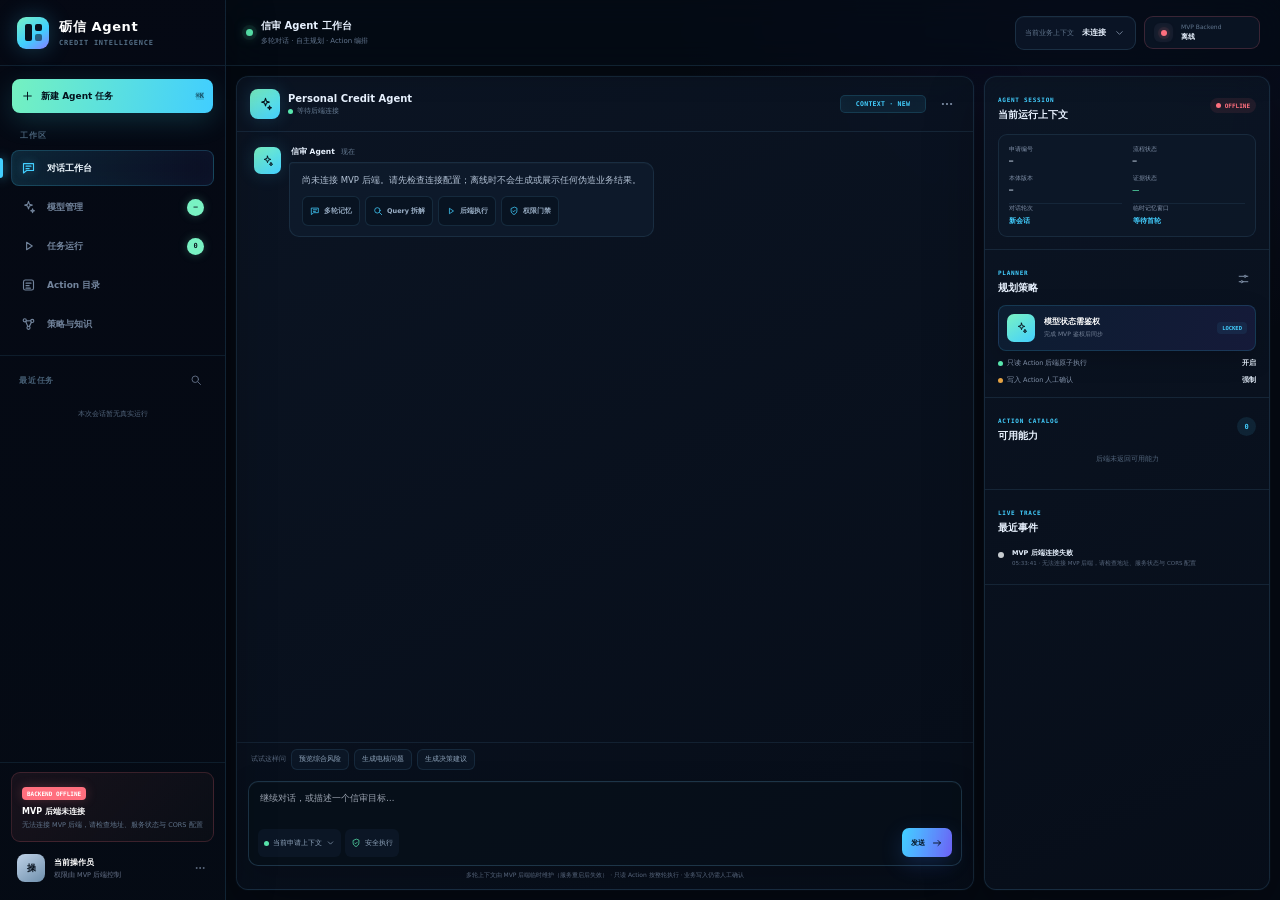
<file: frontend/credit-review.html>
<!doctype html>
<html lang="zh-CN">
<head>
  <meta charset="utf-8">
  <meta name="viewport" content="width=device-width,initial-scale=1">
  <meta name="description" content="连接 MVP 后端的个人信审智能 Agent 工作台">
  <title>砺信 Agent · 个人信审智能工作台</title>
  <link rel="stylesheet" href="credit-review.css?v=9">
</head>
<body>
  <svg class="svg-sprite" aria-hidden="true">
    <symbol id="i-chat" viewBox="0 0 24 24"><path d="M4 5h16v11H9l-5 4z"/><path d="M8 9h8M8 13h5"/></symbol>
    <symbol id="i-run" viewBox="0 0 24 24"><path d="m9 6 9 6-9 6z"/></symbol>
    <symbol id="i-box" viewBox="0 0 24 24"><rect x="4" y="4" width="16" height="16" rx="3"/><path d="M8 9h8M8 13h5M8 17h7"/></symbol>
    <symbol id="i-nodes" viewBox="0 0 24 24"><circle cx="6" cy="6" r="2.5"/><circle cx="18" cy="7" r="2.5"/><circle cx="12" cy="18" r="2.5"/><path d="m8.3 7 7.2-.2M7.5 8l3.3 7.7M16.8 9l-3.4 6.8"/></symbol>
    <symbol id="i-spark" viewBox="0 0 24 24"><path d="m12 3 1.5 4.5L18 9l-4.5 1.5L12 15l-1.5-4.5L6 9l4.5-1.5zM18.5 15l.8 2.2 2.2.8-2.2.8-.8 2.2-.8-2.2-2.2-.8 2.2-.8z"/></symbol>
    <symbol id="i-plus" viewBox="0 0 24 24"><path d="M12 5v14M5 12h14"/></symbol>
    <symbol id="i-search" viewBox="0 0 24 24"><circle cx="10.5" cy="10.5" r="6.5"/><path d="m16 16 5 5"/></symbol>
    <symbol id="i-sliders" viewBox="0 0 24 24"><path d="M4 7h9M17 7h3M4 17h3M11 17h9"/><circle cx="15" cy="7" r="2"/><circle cx="9" cy="17" r="2"/></symbol>
    <symbol id="i-chevron" viewBox="0 0 24 24"><path d="m9 6 6 6-6 6"/></symbol>
    <symbol id="i-arrow" viewBox="0 0 24 24"><path d="M5 12h14M14 7l5 5-5 5"/></symbol>
    <symbol id="i-check" viewBox="0 0 24 24"><path d="m5 12 4 4L19 6"/></symbol>
    <symbol id="i-clock" viewBox="0 0 24 24"><circle cx="12" cy="12" r="9"/><path d="M12 7v5l3 2"/></symbol>
    <symbol id="i-lock" viewBox="0 0 24 24"><rect x="5" y="10" width="14" height="11" rx="2"/><path d="M8 10V7a4 4 0 0 1 8 0v3"/></symbol>
    <symbol id="i-database" viewBox="0 0 24 24"><ellipse cx="12" cy="5" rx="8" ry="3"/><path d="M4 5v6c0 1.7 3.6 3 8 3s8-1.3 8-3V5M4 11v6c0 1.7 3.6 3 8 3s8-1.3 8-3v-6"/></symbol>
    <symbol id="i-shield" viewBox="0 0 24 24"><path d="M12 3 5 6v5c0 4.5 2.8 7.8 7 9.5 4.2-1.7 7-5 7-9.5V6z"/><path d="m9 12 2 2 4-4"/></symbol>
    <symbol id="i-file" viewBox="0 0 24 24"><path d="M6 3h8l4 4v14H6z"/><path d="M14 3v5h5M9 13h6M9 17h5"/></symbol>
    <symbol id="i-code" viewBox="0 0 24 24"><path d="m8 8-4 4 4 4M16 8l4 4-4 4M14 5l-4 14"/></symbol>
    <symbol id="i-copy" viewBox="0 0 24 24"><rect x="8" y="8" width="11" height="12" rx="2"/><path d="M16 8V6a2 2 0 0 0-2-2H6a2 2 0 0 0-2 2v9a2 2 0 0 0 2 2h2"/></symbol>
    <symbol id="i-x" viewBox="0 0 24 24"><path d="m6 6 12 12M18 6 6 18"/></symbol>
    <symbol id="i-more" viewBox="0 0 24 24"><circle cx="5" cy="12" r="1"/><circle cx="12" cy="12" r="1"/><circle cx="19" cy="12" r="1"/></symbol>
    <symbol id="i-stop" viewBox="0 0 24 24"><rect x="7" y="7" width="10" height="10" rx="1"/></symbol>
    <symbol id="i-refresh" viewBox="0 0 24 24"><path d="M20 7v5h-5M4 17v-5h5"/><path d="M6.2 8.3A7 7 0 0 1 18.5 9M17.8 15.7A7 7 0 0 1 5.5 15"/></symbol>
  </svg>

  <div class="app">
    <aside class="sidebar">
      <div class="brand"><span class="brand-mark"><i></i><i></i><i></i></span><span><b>砺信 Agent</b><small>CREDIT INTELLIGENCE</small></span></div>
      <button class="new-task" id="new-task" type="button"><svg><use href="#i-plus"/></svg>新建 Agent 任务<kbd>⌘K</kbd></button>

      <nav class="main-nav">
        <span class="nav-label">工作区</span>
        <button class="nav-item active" type="button" data-view="chat"><svg><use href="#i-chat"/></svg><span>对话工作台</span></button>
        <button class="nav-item" type="button" data-view="models"><svg><use href="#i-spark"/></svg><span>模型管理</span><em id="model-count-badge">0</em></button>
        <button class="nav-item" type="button" data-view="runs"><svg><use href="#i-run"/></svg><span>任务运行</span><em id="run-count-badge">0</em></button>
        <button class="nav-item" type="button" data-view="catalog"><svg><use href="#i-box"/></svg><span>Action 目录</span></button>
        <button class="nav-item" type="button" data-view="knowledge"><svg><use href="#i-nodes"/></svg><span>策略与知识</span></button>
      </nav>

      <section class="sessions">
        <div class="section-label"><span>最近任务</span><button type="button"><svg><use href="#i-search"/></svg></button></div>
        <div id="recent-runs"><div class="sidebar-empty">连接后显示真实运行记录</div></div>
      </section>

      <div class="sidebar-bottom">
        <div class="frontend-notice" id="backend-notice"><span id="backend-badge">CONNECTING</span><b id="backend-title">正在连接 MVP 后端</b><p id="backend-copy">读取案件、Agent 工具和工作流定义…</p></div>
        <div class="user-row"><span>操</span><span><b>当前操作员</b><small>权限由 MVP 后端控制</small></span><svg><use href="#i-more"/></svg></div>
      </div>
    </aside>

    <section class="workspace">
      <header class="topbar">
        <button class="mobile-menu" id="mobile-menu" type="button" aria-label="打开导航"><i></i><i></i><i></i></button>
        <div class="page-title"><span class="live-dot"></span><span><b>信审 Agent 工作台</b><small>多轮对话 · 自主规划 · Action 编排</small></span></div>
        <div class="top-actions">
          <button class="case-context" id="case-context" type="button"><span>当前业务上下文</span><b>正在读取申请…</b><svg><use href="#i-chevron"/></svg></button>
          <button class="connection-button" id="connection-button" type="button"><span class="connection-light"></span><span><small>MVP Backend</small><b id="connection-label">连接中</b></span></button>
        </div>
      </header>

      <main class="agent-layout view-panel" data-view-panel="chat">
        <section class="conversation">
          <header class="conversation-head">
            <div><span class="agent-avatar"><svg><use href="#i-spark"/></svg></span><span><b>Personal Credit Agent</b><small id="agent-mode-copy"><i></i>等待后端连接</small></span></div>
            <div><span class="mode-chip conversation-context-chip" id="conversation-state-chip" data-state="new">CONTEXT · NEW</span><button type="button" id="conversation-more" aria-label="会话操作"><svg><use href="#i-more"/></svg></button></div>
          </header>

          <div class="chat" id="chat">
            <article class="message agent-message intro-message">
              <span class="avatar"><svg><use href="#i-spark"/></svg></span>
              <div class="message-body"><div class="message-meta"><b>信审 Agent</b><span>现在</span></div><div class="bubble"><p>连接 MVP 后端后，可以直接和我连续对话。上下文明确时我会拆解 Query 并调用白名单 Action；需要补充信息时只会自然追问，不会启动任务。</p><div class="ability-row"><span><svg><use href="#i-chat"/></svg>多轮记忆</span><span><svg><use href="#i-search"/></svg>Query 拆解</span><span><svg><use href="#i-run"/></svg>真实执行</span><span><svg><use href="#i-shield"/></svg>权限门禁</span></div></div></div>
            </article>
          </div>

          <div class="quick-prompts" id="quick-prompts"><span>试试这样问</span><button type="button" data-prompt="评估这笔申请的综合风险并解释主要因素">预览综合风险</button><button type="button" data-prompt="根据当前风险证据生成电核问题">生成电核问题</button><button type="button" data-prompt="聚合当前证据并生成信审决策建议">生成决策建议</button></div>

          <footer class="composer-area">
            <div class="composer"><textarea id="agent-input" rows="2" maxlength="600" placeholder="继续对话，或描述一个信审目标…"></textarea><div class="composer-bottom"><div><button class="scope-button" id="scope-button" type="button"><span></span>当前申请上下文<svg><use href="#i-chevron"/></svg></button><button class="action-mode" id="safety-button" type="button"><svg><use href="#i-shield"/></svg>安全执行</button></div><button class="send-button" id="send-button" type="button"><span>发送</span><svg><use href="#i-arrow"/></svg></button></div></div>
            <p id="execution-boundary-copy">多轮上下文由 MVP 后端临时维护（服务重启后失效） · 只读 Action 按整轮执行 · 业务写入仍需人工确认</p>
          </footer>
        </section>

        <aside class="inspector">
          <section class="inspector-section session-status"><div class="section-head"><div><span>AGENT SESSION</span><h2>当前运行上下文</h2></div><span class="status-live" id="agent-status"><i></i>CONNECTING</span></div><dl><div><dt>申请编号</dt><dd id="context-app-id">—</dd></div><div><dt>流程状态</dt><dd id="context-applicant">—</dd></div><div><dt>本体版本</dt><dd id="context-ontology">—</dd></div><div><dt>证据状态</dt><dd><span class="evidence-ready" id="context-evidence">读取中</span></dd></div><div class="conversation-context-row"><dt>对话轮次</dt><dd id="context-turn">新会话</dd></div><div class="conversation-context-row"><dt>临时记忆窗口</dt><dd id="context-window">等待首轮</dd></div></dl></section>

          <section class="inspector-section planner-section"><div class="section-head"><div><span>PLANNER</span><h2>规划策略</h2></div><button type="button" id="planner-settings"><svg><use href="#i-sliders"/></svg></button></div><div class="planner-model"><span class="model-icon"><svg><use href="#i-spark"/></svg></span><span><b id="planner-model-name">后端规则规划</b><small id="planner-model-source">MVP Query Planner</small></span><em id="planner-mode">BACKEND</em></div><div class="strategy-row"><span><i></i>只读 Action 后端原子执行</span><b>开启</b></div><div class="strategy-row"><span><i class="amber"></i>写入 Action 人工确认</span><b>强制</b></div></section>

          <section class="inspector-section action-catalog"><div class="section-head"><div><span>ACTION CATALOG</span><h2>可用能力</h2></div><em id="action-count">0</em></div><div id="inspector-catalog"><div class="sidebar-empty">正在读取后端能力…</div></div></section>

          <section class="inspector-section event-log"><div class="section-head"><div><span>LIVE TRACE</span><h2>最近事件</h2></div></div><ul id="event-log"></ul></section>
        </aside>
      </main>

      <section class="page-view model-management-view" data-view-panel="models" hidden>
        <header class="view-heading model-view-heading"><div><span>MODEL CONTROL PLANE</span><h1>模型管理</h1><p>统一管理 MVP 后端的大模型连接。密钥仅提交到后端，Agent 自动使用当前启用模型。</p></div><div class="model-heading-actions"><button class="secondary-button" id="model-open-connection" type="button">后端连接状态</button><button class="primary-button" id="model-new" type="button">添加模型</button></div></header>

        <div class="model-metrics">
          <article><span>后端配置</span><b id="model-metric-total">0</b><small>集中保存，不跟随浏览器会话</small></article>
          <article><span>已验证</span><b class="blue-text" id="model-metric-verified">0</b><small>连接测试通过</small></article>
          <article><span>异常</span><b class="amber-text" id="model-metric-failed">0</b><small>需要检查地址或凭据</small></article>
          <article><span>当前启用</span><b id="model-metric-active">规则</b><small id="model-active-copy">无启用模型时使用确定性 Planner</small></article>
        </div>

        <div class="model-auth-gate page-card" id="model-auth-gate" hidden>
          <span><svg><use href="#i-lock"/></svg></span><div><small id="model-auth-kicker">LOCAL SESSION REQUIRED</small><h2 id="model-auth-title">本机安全会话尚未建立</h2><p id="model-auth-copy">工作台会在本机自动建立安全会话，不需要填写 X-API-Key。</p></div><button class="primary-button" id="model-auth-action" type="button">重新建立本机会话</button>
        </div>

        <div class="model-management-grid" id="model-management-grid">
          <section class="page-card model-registry-card">
            <header><div><span>MODEL REGISTRY</span><h2>后端模型列表</h2></div><button class="icon-button" id="model-refresh" type="button" aria-label="刷新模型列表"><svg><use href="#i-refresh"/></svg></button></header>
            <div class="model-list" id="model-list"><div class="model-empty"><span class="model-empty-icon"><svg><use href="#i-spark"/></svg></span><b>正在读取模型配置</b><p>从 MVP 后端同步模型状态…</p></div></div>
          </section>

          <section class="page-card model-editor-card">
            <header><div><span>CONFIGURATION</span><h2 id="model-editor-title">添加模型</h2><p id="model-editor-copy">保存后为草稿，连接测试通过后才可启用。</p></div><span class="model-status-pill draft" id="model-editor-status">DRAFT</span></header>
            <form id="model-management-form" autocomplete="off">
              <input id="model-config-id" type="hidden">
              <label><span>配置名称</span><input id="model-display-name" maxlength="80" placeholder="例如：百炼生产模型"></label>
              <label><span>提供方</span><select id="model-provider"><option value="openai_compatible">OpenAI Compatible</option><option value="deepseek">DeepSeek</option><option value="aliyun_bailian">阿里云百炼</option><option value="azure_openai">Azure OpenAI</option><option value="custom">自定义服务</option></select></label>
              <label class="full"><span>API Base URL <small id="model-base-hint">由提供方预设，可按需调整</small></span><input id="model-base-url" type="url" placeholder="https://api.example.com/v1"></label>
              <label><span>模型名称</span><input id="model-model-name" maxlength="120" placeholder="例如：qwen-plus"></label>
              <label><span>API Key</span><input id="model-api-key" type="password" placeholder="新建必填；编辑时留空表示保留" autocomplete="new-password"></label>
              <label class="full" id="model-api-version-field" hidden><span>Azure API Version</span><input id="model-api-version" maxlength="32" placeholder="2024-10-21"></label>
              <label class="full model-temperature-field"><span>Temperature <b id="model-temp-value">0.1</b></span><input id="model-temperature" type="range" min="0" max="1" value="0.1" step="0.1"></label>
            </form>
            <div class="model-secret-note"><svg><use href="#i-shield"/></svg><p><b>单一配置源</b>外部模型密钥保存在 MVP 后端，列表接口仅返回脱敏信息；浏览器不再保存或随 Agent 请求发送密钥。</p></div>
            <div class="test-result" id="model-management-result" hidden></div>
            <footer><button class="clear-button" id="model-delete" type="button" disabled>删除</button><span></span><button class="secondary-button" id="model-test" type="button" disabled>重新测试</button><button class="secondary-button model-activate-button" id="model-activate" type="button" disabled>设为启用</button><button class="secondary-button" id="model-save-draft" type="button">仅保存</button><button class="primary-button" id="model-save-and-test" type="button">保存并测试</button></footer>
          </section>
        </div>
      </section>

      <section class="page-view" data-view-panel="runs" hidden>
        <header class="view-heading"><div><span>AGENT RUNS</span><h1>任务运行</h1><p>查看本次浏览器会话中由 MVP 后端实际执行的 Agent 计划与结果。</p></div><button class="primary-button" type="button" data-view="chat">新建任务</button></header>
        <div class="run-metrics"><article><span>本次会话</span><b id="metric-total">0</b><small>真实后端调用</small></article><article><span>执行中</span><b class="blue-text" id="metric-running">0</b><small>当前 Agent 请求</small></article><article><span>被证据阻塞</span><b class="amber-text" id="metric-blocked">0</b><small>缺少前置证据</small></article><article><span>执行成功</span><b id="metric-completed">0</b><small>只读 Action 完成</small></article></div>
        <section class="page-card runs-card"><header class="card-toolbar"><div class="search-box"><svg><use href="#i-search"/></svg><input id="run-search" placeholder="搜索任务、申请或 Action"></div><div class="filter-buttons"><button class="active" type="button" data-run-filter="all">全部</button><button type="button" data-run-filter="running">运行中</button><button type="button" data-run-filter="waiting">待确认</button><button type="button" data-run-filter="completed">已完成</button></div></header><div class="runs-table" id="runs-table"></div></section>
      </section>

      <section class="page-view" data-view-panel="catalog" hidden>
        <header class="view-heading"><div><span>ACTION REGISTRY</span><h1>Action 目录</h1><p>浏览后端实际注册的 Agent 工具与工作流写入 Action。</p></div><div class="view-count"><b id="catalog-count">0</b><span>个后端能力</span></div></header>
        <section class="catalog-toolbar page-card"><div class="search-box"><svg><use href="#i-search"/></svg><input id="catalog-search" placeholder="搜索 Action 名称或用途"></div><div class="filter-buttons"><button class="active" type="button" data-action-filter="all">全部</button><button type="button" data-action-filter="READ">只读</button><button type="button" data-action-filter="FUNCTION">函数</button><button type="button" data-action-filter="WRITE">写入</button></div></section>
        <div class="action-grid" id="action-grid"></div>
      </section>

      <section class="page-view" data-view-panel="knowledge" hidden>
        <header class="view-heading"><div><span>POLICY &amp; KNOWLEDGE</span><h1>策略与知识</h1><p>展示规划边界；策略包开关当前仅作用于本地界面，不会修改后端规则。</p></div><button class="secondary-button" id="restore-policy" type="button">恢复本地显示</button></header>
        <div class="knowledge-layout">
          <section class="page-card policy-list"><header><div><span>ACTIVE PACKS</span><h2>已启用策略包</h2></div><em>4 / 5</em></header><label><span><i class="policy-icon blue">DTI</i><span><b>偿债能力策略</b><small>DTI 阈值、收入稳定性与压力测试</small></span></span><input type="checkbox" data-policy="dti" checked><i></i></label><label><span><i class="policy-icon green">CR</i><span><b>征信审查策略</b><small>逾期、查询、多头与存量负债</small></span></span><input type="checkbox" data-policy="credit" checked><i></i></label><label><span><i class="policy-icon amber">FR</i><span><b>反欺诈策略</b><small>身份、设备、联系人及关系网络</small></span></span><input type="checkbox" data-policy="fraud" checked><i></i></label><label><span><i class="policy-icon purple">DS</i><span><b>决策支持边界</b><small>只生成建议，不执行最终审批</small></span></span><input type="checkbox" data-policy="decision" checked disabled><i></i></label><label><span><i class="policy-icon gray">EX</i><span><b>实验性扩展规则</b><small>仅用于灰度场景，不进入默认规划</small></span></span><input type="checkbox" data-policy="experimental"><i></i></label></section>
          <section class="page-card guardrail-card"><header><div><span>GUARDRAILS</span><h2>执行边界</h2></div><button type="button" id="open-safety-from-policy"><svg><use href="#i-sliders"/></svg></button></header><div class="boundary-item locked"><span><svg><use href="#i-lock"/></svg></span><div><b>禁止自动最终审批</b><p>Agent 只能生成决策支持，不得输出具有审批效力的结果。</p></div><em>强制</em></div><div class="boundary-item"><span><svg><use href="#i-shield"/></svg></span><div><b>写入 Action 需要确认</b><p>创建任务或记录意见前必须获得人工确认。</p></div><em>已启用</em></div><div class="boundary-item"><span><svg><use href="#i-database"/></svg></span><div><b>上下文最小化</b><p>Planner 仅接收完成当前目标所需的字段摘要。</p></div><em>已启用</em></div></section>
          <section class="page-card prompt-card"><header><div><span>PLANNER INSTRUCTION</span><h2>规划边界预览</h2></div><em>服务端</em></header><pre>个人汽车信贷 Agent 只能调用服务端白名单内的只读工具；<br>默认选择完成目标所需的最少工具，仅在用户明确要求完整、全部或综合审查时允许多步骤。<br>不得生成 SQL，不得选择写入型 Action，不得声称执行最终审批。</pre><footer><span>实际规划指令与 trace 由 MVP 后端返回</span><button type="button" data-copy-policy>复制边界</button></footer></section>
        </div>
      </section>
    </section>
  </div>

  <div class="modal-backdrop" id="connection-modal" hidden>
    <section class="modal connection-modal" role="dialog" aria-modal="true" aria-labelledby="connection-title"><header><div><span>MVP CONNECTION</span><h2 id="connection-title">连接现有 MVP 后端</h2><p id="connection-description">本机地址会自动建立 HttpOnly 安全会话，不需要填写 X-API-Key。</p></div><button data-close-modal type="button"><svg><use href="#i-x"/></svg></button></header><form id="connection-form"><label class="full"><span>API Base URL</span><input id="connection-base" type="url" placeholder="http://127.0.0.1:8000/api"></label><div class="connection-local-info full" id="connection-local-info"><svg><use href="#i-shield"/></svg><p><b>打开即连</b>仅为受信任的本机页面签发短期会话，凭据保存在 HttpOnly Cookie 中，前端脚本不可读取。</p></div><label class="full" id="connection-token-field" hidden><span>MVP X-API-Key（仅远程连接）</span><input id="connection-token" type="password" autocomplete="off" placeholder="填写远程服务的 MVP_API_KEY"></label></form><div class="test-result" id="connection-result" hidden></div><footer><span></span><button class="secondary-button" id="test-connection" type="button">测试自动连接</button><button class="primary-button" id="save-connection" type="button">保存并自动连接</button></footer></section>
  </div>

  <div class="modal-backdrop" id="action-modal" hidden><section class="modal action-modal" role="dialog" aria-modal="true"><header><div><span>ACTION DETAIL</span><h2 id="action-title">Action 详情</h2><p id="action-subtitle"></p></div><button data-close-modal type="button"><svg><use href="#i-x"/></svg></button></header><div id="action-detail"></div><footer><span></span><button class="primary-button" data-close-modal type="button">知道了</button></footer></section></div>
  <div class="modal-backdrop" id="case-modal" hidden><section class="modal case-modal" role="dialog" aria-modal="true"><header><div><span>BUSINESS CONTEXT</span><h2>选择申请上下文</h2><p>数据来自现有个人信审工作流；切换后以该申请作为 Agent 上下文。</p></div><button data-close-modal type="button"><svg><use href="#i-x"/></svg></button></header><div class="modal-search search-box"><svg><use href="#i-search"/></svg><input id="case-search" placeholder="搜索申请编号或流程状态"></div><div class="case-options" id="case-options"></div></section></div>
  <div class="modal-backdrop" id="evidence-modal" hidden><section class="modal evidence-modal" role="dialog" aria-modal="true"><header><div><span>EVIDENCE CHAIN</span><h2>完整证据链</h2><p>展示后端就绪度检查与本次只读 Action 的真实输出。</p></div><button data-close-modal type="button"><svg><use href="#i-x"/></svg></button></header><div class="evidence-overview"><span><b id="evidence-ready-count">0</b><small>已有证据</small></span><span><b id="evidence-missing-count">0</b><small>缺失证据</small></span><span><b id="evidence-tools-count">0</b><small>可执行工具</small></span><span><b id="evidence-status">—</b><small>就绪状态</small></span></div><div class="evidence-chain" id="evidence-chain"></div></section></div>
  <div class="modal-backdrop" id="safety-modal" hidden><section class="modal safety-modal" role="dialog" aria-modal="true"><header><div><span>EXECUTION POLICY</span><h2>安全执行设置</h2><p>只读 Action 与对话轮次由后端原子提交；写入门禁由后端边界与本界面共同强制。</p></div><button data-close-modal type="button"><svg><use href="#i-x"/></svg></button></header><form><label class="toggle-row full"><span><b>后端执行只读 Action</b><small>多轮模式下固定开启，避免 Action 结果与服务端对话记忆不一致</small></span><input id="auto-read" type="checkbox" checked disabled><i></i></label><label class="full"><span>写入 Action 策略</span><select id="write-policy"><option value="confirm">每次执行前确认</option><option value="deny">禁止执行写入 Action</option></select></label></form><footer><span></span><button class="secondary-button" data-close-modal type="button">取消</button><button class="primary-button" id="save-safety" type="button">保存设置</button></footer></section></div>
  <div class="modal-backdrop" id="workflow-action-modal" hidden><section class="modal safety-modal" role="dialog" aria-modal="true"><header><div><span>WORKFLOW ACTION</span><h2 id="workflow-action-title">确认业务写入</h2><p id="workflow-action-copy">仅当前流程步骤处于 READY 时可执行。</p></div><button data-close-modal type="button"><svg><use href="#i-x"/></svg></button></header><form id="workflow-action-form"></form><div class="test-result" id="workflow-action-result" hidden></div><footer><span></span><button class="secondary-button" data-close-modal type="button">取消</button><button class="primary-button" id="execute-workflow-action" type="button">确认并执行 Action</button></footer></section></div>
  <div class="modal-backdrop" id="run-modal" hidden><section class="modal run-modal" role="dialog" aria-modal="true"><header><div><span>RUN DETAIL</span><h2 id="run-detail-title">任务详情</h2><p id="run-detail-subtitle"></p></div><button data-close-modal type="button"><svg><use href="#i-x"/></svg></button></header><div id="run-detail-body"></div><footer><button class="clear-button" id="continue-run" type="button">在对话中继续</button><span></span><button class="primary-button" data-close-modal type="button">关闭</button></footer></section></div>
  <div class="modal-backdrop" id="session-modal" hidden><section class="modal session-modal" role="dialog" aria-modal="true"><header><div><span>CONVERSATION</span><h2>会话操作</h2><p>管理当前 Agent 对话和真实 Action 运行。</p></div><button data-close-modal type="button"><svg><use href="#i-x"/></svg></button></header><div class="session-actions"><button type="button" id="rename-session"><svg><use href="#i-file"/></svg><span><b>重命名任务</b><small>修改左侧最近 Action 任务标题</small></span></button><button type="button" id="export-session"><svg><use href="#i-code"/></svg><span><b>导出 Action 摘要</b><small>仅导出裁剪后的回答与 Action 元数据</small></span></button><button type="button" id="clear-session"><svg><use href="#i-refresh"/></svg><span><b>清空并重新开始</b><small>保留当前申请，但重置后端对话标识</small></span></button></div></section></div>
  <div class="toast-region" id="toast-region" aria-live="polite"></div>
  <script src="credit-review.js?v=9"></script>
</body>
</html>
</file>
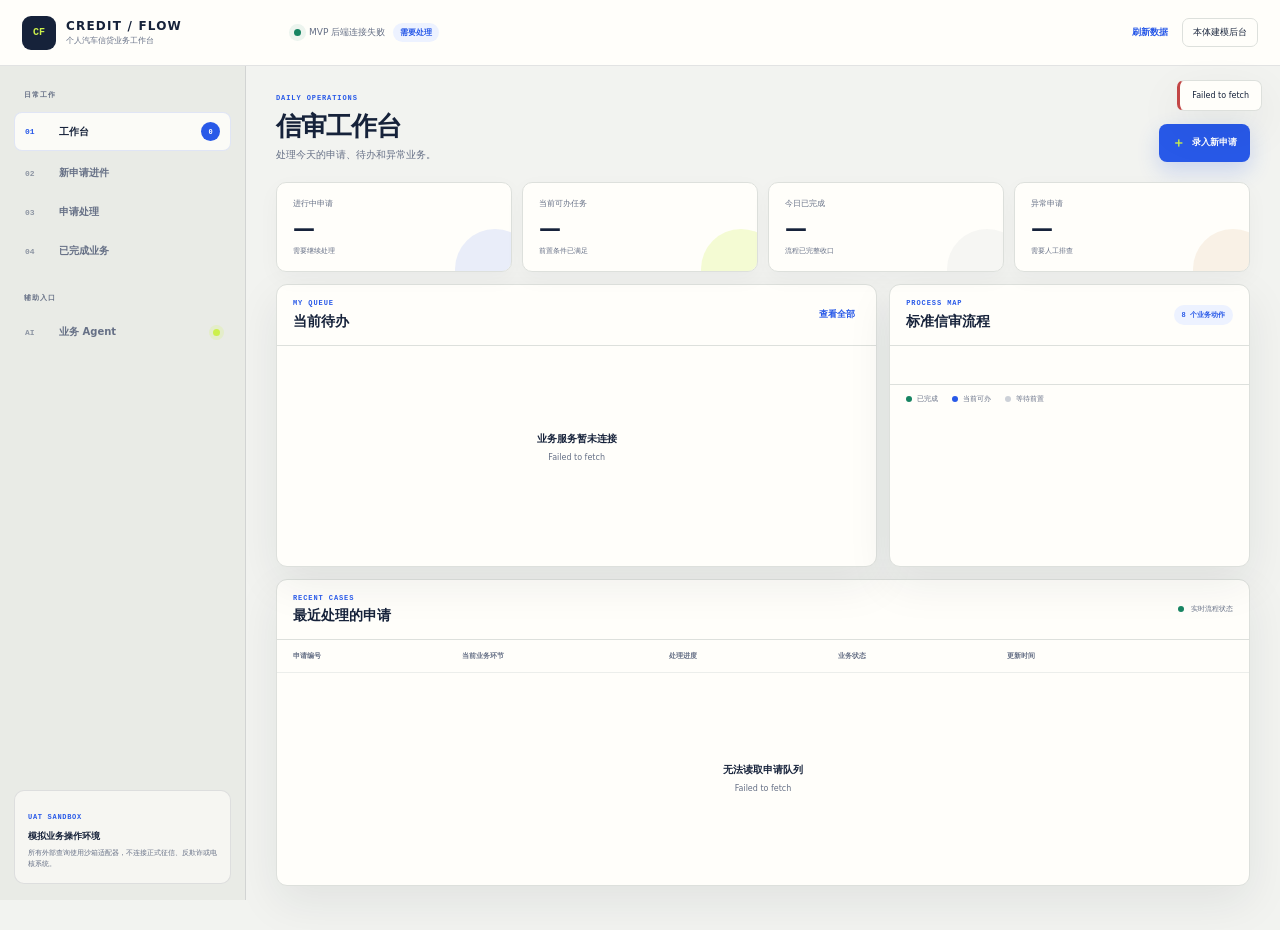
<file: frontend/workbench.html>
<!doctype html>
<html lang="zh-CN">
<head>
  <meta charset="utf-8">
  <meta name="viewport" content="width=device-width,initial-scale=1">
  <meta name="description" content="个人汽车信贷日常业务操作模拟工作台">
  <title>CREDIT / FLOW · 信审业务工作台</title>
  <link rel="stylesheet" href="workbench.css?v=20260903-local-session">
</head>
<body>
  <header class="topbar">
    <a class="brand" href="workbench.html"><span class="brand-cube">CF</span><span><b>CREDIT / FLOW</b><small>个人汽车信贷业务工作台</small></span></a>
    <div class="runtime-state" id="workbench-connection-state"><i></i><span>正在建立本机安全会话</span><em>自动连接</em></div>
    <div class="top-actions"><button id="global-refresh" class="text-button" type="button">刷新数据</button><a href="index.html" class="outline-link">本体建模后台</a></div>
  </header>

  <div class="app-shell">
    <aside class="sidebar">
      <nav>
        <span class="nav-label">日常工作</span>
        <button class="nav-item active" data-view="dashboard"><i>01</i><span>工作台</span><em id="nav-active-count">0</em></button>
        <button class="nav-item" data-view="new"><i>02</i><span>新申请进件</span></button>
        <button class="nav-item" data-view="cases"><i>03</i><span>申请处理</span></button>
        <button class="nav-item" data-view="completed"><i>04</i><span>已完成业务</span></button>
        <span class="nav-label secondary">辅助入口</span>
        <button class="nav-item" id="open-agent-nav"><i>AI</i><span>业务 Agent</span><b class="agent-pulse"></b></button>
      </nav>
      <div class="sandbox-note"><span>UAT SANDBOX</span><b>模拟业务操作环境</b><p>所有外部查询使用沙箱适配器，不连接正式征信、反欺诈或电核系统。</p></div>
    </aside>

    <main class="main-content">
      <section class="page-heading">
        <div><span class="kicker">DAILY OPERATIONS</span><h1 id="page-title">信审工作台</h1><p id="page-description">处理今天的申请、待办和异常业务。</p></div>
        <button id="new-case-button" class="primary-button" type="button"><span>＋</span>录入新申请</button>
      </section>

      <section id="dashboard-view" class="view active">
        <div class="metric-grid">
          <article class="metric-card blue"><span>进行中申请</span><b id="metric-active">—</b><small>需要继续处理</small></article>
          <article class="metric-card lime"><span>当前可办任务</span><b id="metric-ready">—</b><small>前置条件已满足</small></article>
          <article class="metric-card"><span>今日已完成</span><b id="metric-completed">—</b><small>流程已完整收口</small></article>
          <article class="metric-card warn"><span>异常申请</span><b id="metric-failed">—</b><small>需要人工排查</small></article>
        </div>

        <div class="dashboard-grid">
          <section class="work-card task-card">
            <header class="card-heading"><div><span class="kicker">MY QUEUE</span><h2>当前待办</h2></div><button class="text-button" data-view-link="cases" type="button">查看全部</button></header>
            <div id="priority-queue" class="priority-queue"><div class="loading-state"><i></i><span>正在读取业务队列…</span></div></div>
          </section>
          <section class="work-card process-card">
            <header class="card-heading"><div><span class="kicker">PROCESS MAP</span><h2>标准信审流程</h2></div><span class="tag">8 个业务动作</span></header>
            <div id="process-map" class="process-map"></div>
            <div class="process-foot"><span><i class="done"></i>已完成</span><span><i class="ready"></i>当前可办</span><span><i></i>等待前置</span></div>
          </section>
        </div>

        <section class="work-card recent-card">
          <header class="card-heading"><div><span class="kicker">RECENT CASES</span><h2>最近处理的申请</h2></div><div class="table-legend"><span class="live-dot"></span>实时流程状态</div></header>
          <div class="table-wrap"><table><thead><tr><th>申请编号</th><th>当前业务环节</th><th>处理进度</th><th>业务状态</th><th>更新时间</th><th></th></tr></thead><tbody id="recent-cases"><tr><td colspan="6"><div class="loading-state"><i></i><span>正在读取申请…</span></div></td></tr></tbody></table></div>
        </section>
      </section>

      <section id="cases-view" class="view">
        <section class="work-card cases-card">
          <header class="card-heading cases-heading"><div><span class="kicker">APPLICATION QUEUE</span><h2>申请处理队列</h2></div><div class="filter-tabs" role="tablist"><button class="active" data-case-filter="active" type="button">待处理</button><button data-case-filter="all" type="button">全部</button><button data-case-filter="failed" type="button">异常</button></div></header>
          <div id="case-list" class="case-list"></div>
        </section>
      </section>

      <section id="completed-view" class="view">
        <section class="work-card cases-card"><header class="card-heading"><div><span class="kicker">COMPLETED</span><h2>已完成业务</h2></div><span class="tag">结果只作为决策建议</span></header><div id="completed-list" class="case-list"></div></section>
      </section>

      <section id="case-detail-view" class="view">
        <button id="back-to-cases" class="back-button" type="button">← 返回申请队列</button>
        <div id="case-detail"></div>
      </section>
    </main>

    <aside id="agent-dock" class="agent-dock">
      <header><div class="agent-avatar">AI</div><div><b>目标驱动业务 Agent</b><small>按需调用最短只读能力路径</small></div><button id="close-agent" type="button" aria-label="关闭业务 Agent">×</button></header>
      <div id="agent-context" class="agent-context"><span>当前上下文</span><b>工作台全局</b><small>可询问待办、流程和异常</small></div>
      <div id="agent-messages" class="agent-messages">
        <article class="agent-message"><span>AI</span><div><p>选中一笔申请后，我可以只生成你需要的结果，不要求走完整闭环。模型只会选择后端白名单内的只读工具。</p><div class="agent-suggestions"><button type="button" data-agent-prompt="只生成风险评估预览">风险评估</button><button type="button" data-agent-prompt="根据已有信息生成电核问题">电核问题</button><button type="button" data-agent-prompt="根据当前完整证据生成信审决策建议">决策建议</button></div></div></article>
      </div>
      <footer><div class="agent-model-row"><span id="agent-model-status">正在建立本机安全会话；模型由砺信 Agent 模型管理统一配置</span><a id="agent-model-settings" href="credit-review.html#models">打开模型管理</a></div><label for="agent-input">描述本次业务目标（不要粘贴证件号、电话、金额或报告正文）</label><div><textarea id="agent-input" rows="2" maxlength="500" placeholder="例如：只根据已有信息生成电核问题"></textarea><button id="agent-send" type="button">运行</button></div><small>Agent 仅执行只读 Function；写入报告、派发任务和最终审批均不自动执行</small></footer>
    </aside>
  </div>

  <div id="modal-root" class="modal-root" hidden></div>
  <div id="toast-root" class="toast-root" aria-live="polite"></div>
  <script src="workbench.js?v=20260903-local-session"></script>
</body>
</html>
</file>
<file: frontend/credit-review.css>
:root{--nav:#0f192a;--nav2:#18243a;--canvas:#f3f4f1;--paper:#fffefa;--ink:#182238;--muted:#697489;--faint:#9aa2af;--line:#e1e4e1;--blue:#315be8;--blue-soft:#edf2ff;--lime:#d8fb62;--green:#17795b;--green-soft:#e8f6ef;--amber:#b97016;--amber-soft:#fff3dc;--red:#c04d4d;--shadow:0 16px 50px rgba(21,31,51,.08)}
*{box-sizing:border-box}html{font-family:Inter,"PingFang SC","Microsoft YaHei",system-ui,sans-serif;color:var(--ink);background:var(--canvas)}body{margin:0;min-width:320px;font-size:14px}button,input,textarea,select{font:inherit;color:inherit}button{cursor:pointer}svg{width:18px;height:18px;fill:none;stroke:currentColor;stroke-width:1.8;stroke-linecap:round;stroke-linejoin:round}.svg-sprite{position:absolute;width:0;height:0;overflow:hidden}[hidden]{display:none!important}.app{display:grid;grid-template-columns:226px minmax(0,1fr);min-height:100vh}
.sidebar{position:sticky;top:0;z-index:30;display:flex;height:100vh;flex-direction:column;overflow:hidden;color:#fff;background:var(--nav);border-right:1px solid rgba(255,255,255,.06)}.brand{display:flex;height:66px;flex:0 0 66px;align-items:center;gap:10px;padding:0 17px;border-bottom:1px solid rgba(255,255,255,.07)}.brand-mark{display:grid;width:32px;height:32px;grid-template-columns:7px 7px;grid-template-rows:7px 7px;place-content:center;gap:3px;border-radius:9px;background:var(--lime)}.brand-mark i{display:block;border-radius:2px;background:var(--nav)}.brand-mark i:first-child{grid-row:span 2;height:17px}.brand-mark i:nth-child(3){opacity:.55}.brand b,.brand small{display:block}.brand b{font-size:13px;letter-spacing:.05em}.brand small{margin-top:3px;color:#667388;font:700 7px ui-monospace,monospace;letter-spacing:.11em}
.new-task{display:flex;height:34px;align-items:center;gap:7px;margin:13px 12px 8px;padding:0 9px;color:var(--nav);background:var(--lime);border:0;border-radius:8px;font-size:9px;font-weight:800}.new-task svg{width:13px}.new-task kbd{margin-left:auto;color:#6a762e;background:rgba(15,25,42,.08);font:700 7px ui-monospace,monospace}.main-nav{display:flex;flex-direction:column;gap:3px;padding:9px 11px 13px;border-bottom:1px solid rgba(255,255,255,.06)}.nav-label{padding:0 9px 6px;color:#647188;font:700 8px ui-monospace,monospace;letter-spacing:.12em}.nav-item{display:grid;grid-template-columns:18px 1fr auto;align-items:center;gap:8px;padding:8px 9px;color:#8d98aa;background:transparent;border:1px solid transparent;border-radius:8px;text-align:left}.nav-item:hover,.nav-item.active{color:#fff;background:var(--nav2)}.nav-item.active{border-color:rgba(216,251,98,.14)}.nav-item.active svg{color:var(--lime)}.nav-item svg{width:15px}.nav-item span{font-size:9px;font-weight:650}.nav-item em{display:grid;min-width:17px;height:17px;place-items:center;color:var(--nav);background:var(--lime);border-radius:99px;font:800 7px ui-monospace,monospace;font-style:normal}
.sessions{min-height:0;flex:1;overflow:auto;padding:13px 10px}.section-label{display:flex;align-items:center;justify-content:space-between;padding:0 9px 7px;color:#647188;font:700 8px ui-monospace,monospace;letter-spacing:.1em}.section-label button{display:grid;width:22px;height:22px;place-items:center;color:#657289;background:transparent;border:0}.section-label svg{width:12px}.session-item{display:grid;width:100%;grid-template-columns:8px 1fr;align-items:start;gap:8px;padding:8px 9px;color:#8591a4;background:transparent;border:1px solid transparent;border-radius:8px;text-align:left}.session-item:hover,.session-item.active{color:#fff;background:#162238}.session-item.active{border-color:rgba(255,255,255,.06)}.session-dot{width:6px;height:6px;margin-top:4px;border-radius:50%;background:#566276}.session-dot.running{background:var(--lime);box-shadow:0 0 0 4px rgba(216,251,98,.08)}.session-dot.done{background:#41a482}.session-dot.wait{background:#e6a640}.session-item b,.session-item small{display:block}.session-item b{overflow:hidden;font-size:8px;text-overflow:ellipsis;white-space:nowrap}.session-item small{margin-top:4px;color:#5d6a7f;font-size:6.5px}.sidebar-bottom{padding:9px 11px 12px;border-top:1px solid rgba(255,255,255,.06)}.frontend-notice{padding:10px;margin-bottom:6px;background:rgba(216,251,98,.05);border:1px solid rgba(216,251,98,.12);border-radius:9px}.frontend-notice span{padding:3px 5px;color:var(--nav);background:var(--lime);border-radius:4px;font:800 6px ui-monospace,monospace}.frontend-notice b{display:block;margin-top:7px;font-size:8px}.frontend-notice p{margin:4px 0 0;color:#6e7b91;font-size:6.5px;line-height:1.5}.user-row{display:grid;width:100%;grid-template-columns:29px 1fr 14px;align-items:center;gap:8px;padding:6px;color:#fff;background:transparent;border:0;border-radius:8px;text-align:left}.user-row:hover{background:rgba(255,255,255,.04)}.user-row>span:first-child{display:grid;width:28px;height:28px;place-items:center;color:var(--nav);background:#dce1e9;border-radius:8px;font-size:9px;font-weight:800}.user-row b,.user-row small{display:block}.user-row b{font-size:8px}.user-row small{margin-top:3px;color:#657188;font-size:6.5px}.user-row svg{width:12px;color:#67748a}
.workspace{min-width:0}.topbar{position:sticky;top:0;z-index:20;display:flex;height:66px;align-items:center;gap:16px;padding:0 20px;background:rgba(255,254,250,.95);border-bottom:1px solid var(--line);backdrop-filter:blur(14px)}.mobile-menu{display:none;width:34px;height:34px;padding:7px;background:transparent;border:1px solid var(--line);border-radius:8px}.mobile-menu i{display:block;width:16px;height:1.5px;margin:3px auto;background:var(--ink)}.page-title{display:flex;flex:1;align-items:center;gap:8px}.live-dot{width:7px;height:7px;background:var(--green);border-radius:50%;box-shadow:0 0 0 4px rgba(23,121,91,.08)}.page-title b,.page-title small{display:block}.page-title b{font-size:10px}.page-title small{margin-top:3px;color:var(--muted);font-size:7px}.top-actions{display:flex;align-items:center;gap:8px}.case-context{display:grid;grid-template-columns:auto 1fr 12px;align-items:center;gap:8px;padding:7px 9px;background:#f7f8f5;border:1px solid var(--line);border-radius:9px;text-align:left}.case-context span{color:var(--faint);font-size:7px}.case-context b{font:700 8px ui-monospace,monospace}.case-context svg{width:11px;transform:rotate(90deg);color:var(--muted)}.model-button{display:grid;min-width:178px;grid-template-columns:24px 1fr 13px;align-items:center;gap:7px;padding:5px 8px;color:#fff;background:var(--nav);border:0;border-radius:9px;text-align:left}.model-light{display:grid;width:23px;height:23px;place-items:center;background:#233047;border-radius:7px}.model-light:after{width:7px;height:7px;content:"";background:var(--lime);border-radius:50%;box-shadow:0 0 0 4px rgba(216,251,98,.09)}.model-button small,.model-button b{display:block}.model-button small{color:#78869b;font-size:6.5px}.model-button b{max-width:115px;margin-top:2px;overflow:hidden;font-size:7.5px;text-overflow:ellipsis;white-space:nowrap}.model-button>svg{width:12px;color:#748196}
.agent-layout{display:grid;height:calc(100vh - 66px);grid-template-columns:minmax(560px,1fr) 286px;gap:10px;padding:10px;background:var(--canvas)}.conversation,.inspector{background:var(--paper);border:1px solid var(--line);border-radius:12px;box-shadow:var(--shadow)}.conversation{display:flex;min-width:0;flex-direction:column;overflow:hidden}.conversation-head{display:flex;min-height:55px;flex:0 0 55px;align-items:center;justify-content:space-between;gap:10px;padding:8px 13px;border-bottom:1px solid var(--line)}.conversation-head>div{display:flex;align-items:center;gap:8px}.agent-avatar{display:grid;width:30px;height:30px;place-items:center;color:var(--nav);background:var(--lime);border-radius:8px}.agent-avatar svg{width:15px}.conversation-head b,.conversation-head small{display:block}.conversation-head b{font-size:10px}.conversation-head small{display:flex;align-items:center;gap:4px;margin-top:3px;color:var(--muted);font-size:6.5px}.conversation-head small i{width:5px;height:5px;background:var(--green);border-radius:50%}.mode-chip{padding:4px 7px;color:var(--blue);background:var(--blue-soft);border-radius:5px;font:800 6.5px ui-monospace,monospace;letter-spacing:.04em}.conversation-head button{display:grid;width:26px;height:26px;place-items:center;color:var(--muted);background:transparent;border:0}.conversation-head button svg{width:14px}
.chat{flex:1;overflow:auto;padding:15px 17px 5px;scroll-behavior:smooth;scrollbar-width:thin;scrollbar-color:#d8dcd9 transparent}.message{display:flex;align-items:flex-start;gap:8px;margin-bottom:15px}.avatar{display:grid;width:27px;height:27px;flex:0 0 27px;place-items:center;color:var(--nav);background:var(--lime);border-radius:7px}.avatar svg{width:13px}.message-body{max-width:min(700px,calc(100% - 35px))}.message-body.wide{width:min(760px,calc(100% - 35px));max-width:none}.message-meta{display:flex;align-items:center;gap:6px;margin:0 0 5px 2px}.message-meta b{font-size:7.5px}.message-meta span{color:var(--faint);font-size:6.5px}.bubble{padding:10px 12px;background:#f7f8f5;border:1px solid #e8eae7;border-radius:4px 10px 10px 10px}.bubble p{margin:0;color:#3f4a5e;font-size:8.5px;line-height:1.7}.ability-row{display:flex;flex-wrap:wrap;gap:5px;margin-top:9px}.ability-row span{display:flex;align-items:center;gap:4px;padding:5px 7px;color:#4d5870;background:var(--paper);border:1px solid var(--line);border-radius:6px;font-size:6.5px;font-weight:700}.ability-row svg{width:10px;color:var(--blue)}.user-message{justify-content:flex-end}.user-message .message-body{max-width:min(590px,80%)}.user-message .message-meta{justify-content:flex-end}.user-message .bubble{color:#fff;background:var(--nav);border-color:var(--nav);border-radius:10px 4px 10px 10px}.user-message .bubble p{color:#eef1f6}
.task-card{overflow:hidden;background:#fbfcfa;border:1px solid var(--line);border-radius:10px}.task-card-head{display:flex;align-items:center;justify-content:space-between;gap:10px;padding:9px 10px;border-bottom:1px solid var(--line)}.task-card-head>div{display:flex;align-items:center;gap:8px}.task-state{display:grid;width:25px;height:25px;place-items:center;border-radius:7px}.task-state.success{color:var(--green);background:var(--green-soft)}.task-state.running{color:var(--blue);background:var(--blue-soft)}.task-state.waiting{color:var(--amber);background:var(--amber-soft)}.task-state svg{width:13px}.task-card-head small,.task-card-head b{display:block}.task-card-head small{color:var(--muted);font-size:6px}.task-card-head b{margin-top:2px;font-size:8px}.task-card-head>button{padding:3px 5px;color:var(--faint);background:transparent;border:0;font:700 6px ui-monospace,monospace}.plan-summary{display:grid;grid-template-columns:repeat(4,1fr);background:var(--line);gap:1px}.plan-summary span{padding:7px 9px;background:var(--paper)}.plan-summary b,.plan-summary small{display:block}.plan-summary b{font-size:12px}.plan-summary small{margin-top:2px;color:var(--muted);font-size:6px}.query-plan{padding:7px 10px 9px}.plan-step{position:relative;display:grid;grid-template-columns:20px 1fr;gap:7px;padding:5px 0}.plan-step>i{display:grid;position:relative;z-index:1;width:18px;height:18px;place-items:center;color:#8b95a4;background:#f0f1ef;border:1px solid #dce0dc;border-radius:50%;font:700 6px ui-monospace,monospace;font-style:normal}.plan-step.done>i{color:#fff;background:var(--green);border-color:var(--green)}.plan-step.running>i{color:var(--blue);background:var(--blue-soft);border:2px solid var(--blue);animation:pulse 1.3s infinite}.plan-step.waiting>i{color:var(--amber);background:var(--amber-soft);border-color:#e9c98f}.plan-step svg{width:9px;stroke-width:2.5}.step-line{position:absolute;top:23px;bottom:-7px;left:8.5px;width:1px;background:#dce1dd}.plan-step header{display:flex;align-items:center;justify-content:space-between;gap:8px}.plan-step header b{font-size:7.5px}.plan-step header em{color:var(--muted);font-size:6px;font-style:normal}.plan-step code{display:inline-block;margin-top:3px;color:var(--blue);font:700 6px ui-monospace,monospace}.plan-step p{margin:3px 0 0;color:var(--muted);font-size:6.5px;line-height:1.45}.parallel-block{margin:3px 0 4px 8px;padding-left:11px;border-left:1px dashed #cdd4d0}.parallel-label{display:flex;align-items:center;gap:6px;margin-bottom:2px}.parallel-label span{color:var(--blue);font:800 5.5px ui-monospace,monospace}.parallel-label i{height:1px;flex:1;background:#e8eae7}.parallel-actions{display:grid;grid-template-columns:1fr 1fr;gap:6px}.plan-step.compact{padding:6px;background:var(--paper);border:1px solid #e8eae7;border-radius:7px}.plan-step.compact header{align-items:flex-start;flex-direction:column;gap:2px}.plan-step.compact p{min-height:18px}.approval-box{margin:5px 0 1px 27px;padding:8px;background:var(--amber-soft);border:1px solid #edd6ad;border-radius:7px}.approval-box p{margin:0;color:#6c4d1f;font-size:7px;line-height:1.5}.approval-box div{display:flex;gap:6px;margin-top:7px}.approval-box button{padding:5px 8px;border-radius:6px;font-size:6.5px;font-weight:700}.approve{color:#fff;background:var(--amber);border:1px solid var(--amber)}.reject{color:var(--amber);background:transparent;border:1px solid #dcbf8d}@keyframes pulse{50%{box-shadow:0 0 0 4px rgba(49,91,232,.08)}}
.answer-card{margin-top:7px;overflow:hidden;background:var(--paper);border:1px solid var(--line);border-radius:10px}.answer-card>header{display:flex;align-items:center;justify-content:space-between;padding:8px 10px;border-bottom:1px solid var(--line)}.answer-card>header span{display:flex;align-items:center;gap:6px}.answer-card>header svg{width:12px;color:var(--blue)}.answer-card>header b{font-size:8px}.answer-card>header em{padding:3px 5px;color:var(--amber);background:var(--amber-soft);border-radius:5px;font-size:6px;font-style:normal}.answer-grid{display:grid;grid-template-columns:repeat(3,1fr);gap:1px;background:var(--line)}.answer-grid div{padding:8px 10px;background:var(--paper)}.answer-grid span,.answer-grid b{display:block}.answer-grid span{color:var(--muted);font-size:6px}.answer-grid b{margin-top:3px;font-size:10px}.risk-medium{color:var(--amber)}.answer-card>p{margin:0;padding:9px 10px;color:#4a5568;font-size:7.5px;line-height:1.6}.answer-card>footer{display:flex;align-items:center;justify-content:space-between;padding:7px 10px;background:#f8f9f6;border-top:1px solid var(--line)}.answer-card>footer span,.answer-card>footer button{display:flex;align-items:center;gap:4px;color:var(--muted);background:transparent;border:0;font-size:6px}.answer-card>footer button{color:var(--blue);font-weight:700}.answer-card>footer svg{width:10px}.message-tools{display:flex;gap:8px;margin:4px 0 0 2px}.message-tools button{display:flex;align-items:center;gap:4px;padding:3px;color:var(--faint);background:transparent;border:0;font-size:6.5px}.message-tools button:hover{color:var(--blue)}.message-tools svg{width:10px}.typing{display:flex;align-items:center;gap:3px;width:53px;padding:10px 12px;background:#f7f8f5;border:1px solid #e8eae7;border-radius:4px 10px 10px 10px}.typing i{width:5px;height:5px;background:#9ba4b2;border-radius:50%;animation:typing 1s infinite}.typing i:nth-child(2){animation-delay:.15s}.typing i:nth-child(3){animation-delay:.3s}@keyframes typing{50%{transform:translateY(-3px);opacity:.45}}
.quick-prompts{display:flex;flex:0 0 auto;align-items:center;gap:5px;overflow:auto;padding:6px 14px;border-top:1px solid #eff0ee;scrollbar-width:none}.quick-prompts>span{flex:0 0 auto;color:var(--faint);font-size:6.5px}.quick-prompts button{flex:0 0 auto;padding:5px 7px;color:#4a566d;background:#fafaf7;border:1px solid var(--line);border-radius:6px;font-size:6.5px}.quick-prompts button:hover{color:var(--blue);border-color:#bdc9ed}.composer-area{flex:0 0 auto;padding:5px 11px 9px}.composer{padding:8px 9px;background:var(--paper);border:1px solid #cdd2d4;border-radius:10px;box-shadow:0 5px 15px rgba(20,30,50,.04)}.composer:focus-within{border-color:var(--blue);box-shadow:0 0 0 3px rgba(49,91,232,.08)}.composer textarea{display:block;width:100%;min-height:34px;max-height:90px;resize:none;padding:2px;background:transparent;border:0;outline:0;font-size:8.5px;line-height:1.5}.composer textarea::placeholder{color:#9ca4b1}.composer-bottom{display:flex;align-items:end;justify-content:space-between;gap:8px;margin-top:4px}.composer-bottom>div{display:flex;gap:4px}.scope-button,.action-mode{display:flex;align-items:center;gap:4px;padding:5px 6px;color:var(--muted);background:#f7f8f5;border:0;border-radius:6px;font-size:6.5px}.scope-button>span{width:5px;height:5px;background:var(--green);border-radius:50%}.scope-button svg{width:9px;transform:rotate(90deg)}.action-mode svg{width:10px;color:var(--green)}.send-button{display:flex;align-items:center;gap:6px;height:29px;padding:0 9px;color:#fff;background:var(--blue);border:0;border-radius:7px;font-size:7px;font-weight:800}.send-button:hover{background:#2449c5}.send-button:disabled{opacity:.5;cursor:not-allowed}.send-button svg{width:12px}.composer-area>p{margin:5px 2px 0;color:var(--faint);font-size:6px;text-align:center}
.inspector{overflow:auto;scrollbar-width:thin;scrollbar-color:#d8dcd9 transparent}.inspector-section{padding:12px 13px;border-bottom:1px solid var(--line)}.section-head{display:flex;align-items:center;justify-content:space-between;gap:8px}.section-head span{color:var(--blue);font:800 6px ui-monospace,monospace;letter-spacing:.12em}.section-head h2{margin:3px 0 0;font-size:10px}.section-head>em{display:grid;width:19px;height:19px;place-items:center;color:var(--blue);background:var(--blue-soft);border-radius:50%;font:800 7px ui-monospace,monospace;font-style:normal}.status-live{display:flex!important;align-items:center;gap:4px;padding:4px 6px;color:var(--green)!important;background:var(--green-soft);border-radius:99px;font-size:6px!important;letter-spacing:0!important}.status-live i{width:5px;height:5px;background:var(--green);border-radius:50%}.session-status dl{display:grid;grid-template-columns:1fr 1fr;gap:9px 11px;margin:12px 0 0;padding:10px;background:#f7f8f5;border:1px solid #e8eae7;border-radius:9px}.session-status dt{color:var(--muted);font-size:6px}.session-status dd{margin:3px 0 0;font:700 7px ui-monospace,monospace}.evidence-ready{color:var(--green);font:700 6.5px Inter,sans-serif}.section-head button{display:grid;width:25px;height:25px;place-items:center;color:var(--muted);background:transparent;border:0}.section-head button svg{width:13px}.planner-model{display:grid;grid-template-columns:30px 1fr auto;align-items:center;gap:7px;margin-top:10px;padding:8px;background:var(--nav);border-radius:8px;color:#fff}.model-icon{display:grid;width:28px;height:28px;place-items:center;color:var(--nav);background:var(--lime);border-radius:7px}.model-icon svg{width:13px}.planner-model b,.planner-model small{display:block}.planner-model b{font-size:7.5px}.planner-model small{margin-top:3px;color:#76849a;font-size:6px}.planner-model em{padding:3px 5px;color:var(--lime);background:#223048;border-radius:4px;font:800 5.5px ui-monospace,monospace;font-style:normal}.strategy-row{display:flex;align-items:center;justify-content:space-between;margin-top:8px;color:var(--muted);font-size:6.5px}.strategy-row span{display:flex;align-items:center;gap:4px}.strategy-row i{width:5px;height:5px;background:var(--green);border-radius:50%}.strategy-row i.amber{background:#e5a243}.strategy-row b{color:var(--ink);font-size:6.5px}.catalog-group{margin-top:10px}.catalog-group label{display:block;margin-bottom:5px;color:var(--faint);font-size:6px}.catalog-group>button{display:grid;width:100%;grid-template-columns:26px 1fr auto;align-items:center;gap:7px;padding:5px;background:transparent;border:0;border-radius:7px;text-align:left}.catalog-group>button:hover{background:#f5f6f3}.catalog-group>button>i{display:grid;width:25px;height:25px;place-items:center;border-radius:7px;font-style:normal}.catalog-group>button>i.read{color:var(--blue);background:var(--blue-soft)}.catalog-group>button>i.write{color:var(--amber);background:var(--amber-soft)}.catalog-group>button svg{width:12px}.catalog-group b,.catalog-group code{display:block}.catalog-group b{font-size:7px}.catalog-group code{margin-top:2px;color:var(--faint);font:600 5.5px ui-monospace,monospace}.catalog-group>button>em{color:var(--blue);font:800 5.5px ui-monospace,monospace;font-style:normal}.write-group>button>em{color:var(--amber)}.event-log ul{margin:9px 0 0;padding:0;list-style:none}.event-log li{display:grid;grid-template-columns:7px 1fr;gap:7px;padding:5px 0}.event-log li>i{width:6px;height:6px;margin-top:3px;border-radius:50%;background:#c7ccd0}.event-log li>i.done{background:var(--green)}.event-log b,.event-log small{display:block}.event-log b{font-size:6.5px}.event-log small{margin-top:2px;color:var(--faint);font-size:5.5px}
.modal-backdrop{position:fixed;inset:0;z-index:100;display:grid;place-items:center;padding:20px;background:rgba(9,16,29,.58);backdrop-filter:blur(7px)}.modal{width:min(580px,100%);max-height:calc(100vh - 40px);overflow:auto;background:var(--paper);border-radius:14px;box-shadow:0 25px 90px rgba(7,13,25,.3)}.modal>header{display:flex;align-items:flex-start;justify-content:space-between;gap:12px;padding:16px 18px 13px;border-bottom:1px solid var(--line)}.modal>header span{color:var(--blue);font:800 7px ui-monospace,monospace;letter-spacing:.13em}.modal>header h2{margin:4px 0;font-size:18px}.modal>header p{margin:0;color:var(--muted);font-size:8px}.modal>header button{display:grid;width:28px;height:28px;place-items:center;color:var(--muted);background:#f3f4f1;border:0;border-radius:7px}.modal>header svg{width:13px}.demo-warning{display:flex;align-items:flex-start;gap:8px;margin:13px 18px 0;padding:9px;color:#41506a;background:var(--blue-soft);border:1px solid #dae3ff;border-radius:8px}.demo-warning>svg{width:14px;flex:0 0 14px;color:var(--blue)}.demo-warning p{margin:0;font-size:7px;line-height:1.5}.demo-warning b{display:block;margin-bottom:2px;color:var(--ink)}.modal form{display:grid;grid-template-columns:1fr 1fr;gap:11px;padding:14px 18px}.modal form label{display:flex;min-width:0;flex-direction:column;gap:5px}.modal form label.full{grid-column:1/-1}.modal form label>span{display:flex;justify-content:space-between;font-size:7px;font-weight:700}.modal form input:not([type=range]),.modal form select{width:100%;height:35px;padding:0 9px;background:#fafaf7;border:1px solid #d6d9d6;border-radius:7px;outline:0;font-size:8px}.modal form input:focus,.modal form select:focus{border-color:var(--blue);box-shadow:0 0 0 3px rgba(49,91,232,.08)}.modal form input[type=range]{accent-color:var(--blue)}.toggle-row{display:flex!important;flex-direction:row!important;align-items:center;justify-content:space-between;padding:9px;background:#f7f8f5;border:1px solid var(--line);border-radius:8px}.toggle-row span b,.toggle-row span small{display:block}.toggle-row span small{margin-top:3px;color:var(--muted);font-size:6px}.toggle-row input{position:absolute;opacity:0}.toggle-row i{position:relative;width:30px;height:17px;background:#ccd1d3;border-radius:99px}.toggle-row i:after{position:absolute;top:3px;left:3px;width:11px;height:11px;content:"";background:#fff;border-radius:50%;transition:.18s}.toggle-row input:checked+i{background:var(--blue)}.toggle-row input:checked+i:after{transform:translateX(13px)}.test-result{margin:0 18px 12px;padding:8px;border-radius:7px;font-size:7px}.test-result.success{color:var(--green);background:var(--green-soft)}.test-result.error{color:var(--red);background:#fff0ee}.modal>footer{display:flex;align-items:center;gap:7px;padding:11px 18px;border-top:1px solid var(--line)}.modal>footer>span{flex:1}.primary-button,.secondary-button,.clear-button{height:31px;padding:0 10px;border-radius:7px;font-size:7px;font-weight:750}.primary-button{color:#fff;background:var(--blue);border:1px solid var(--blue)}.secondary-button{background:var(--paper);border:1px solid #d1d5d3}.clear-button{padding:0;color:var(--red);background:transparent;border:0}.action-modal{width:min(520px,100%)}#action-detail{padding:14px 18px}.action-detail-grid{display:grid;grid-template-columns:1fr 1fr;gap:8px}.action-detail-grid div{padding:9px;background:#f7f8f5;border:1px solid var(--line);border-radius:8px}.action-detail-grid span,.action-detail-grid b{display:block}.action-detail-grid span{color:var(--muted);font-size:6px}.action-detail-grid b{margin-top:3px;font-size:7px}.schema-box{margin-top:10px;padding:10px;color:#9dd4ff;background:var(--nav);border-radius:8px;font:600 6.5px/1.6 ui-monospace,monospace;white-space:pre-wrap}.toast-region{position:fixed;z-index:150;right:16px;bottom:16px;display:flex;width:min(310px,calc(100vw - 32px));flex-direction:column;gap:7px;pointer-events:none}.toast{display:flex;align-items:center;gap:7px;padding:9px 11px;color:#fff;background:var(--nav);border:1px solid rgba(255,255,255,.1);border-radius:8px;box-shadow:0 12px 40px rgba(8,14,27,.25);font-size:7px}.toast i{width:6px;height:6px;background:var(--lime);border-radius:50%}
/* Completed workspace pages */
.page-view{height:calc(100vh - 66px);overflow:auto;padding:22px 24px 34px;background:var(--canvas)}.view-heading{display:flex;align-items:flex-end;justify-content:space-between;gap:18px;margin-bottom:16px}.view-heading>div>span,.page-card header>div>span{color:var(--blue);font:800 7px ui-monospace,monospace;letter-spacing:.13em}.view-heading h1{margin:5px 0 4px;font-size:23px;letter-spacing:-.035em}.view-heading p{margin:0;color:var(--muted);font-size:8px}.view-count{display:flex!important;align-items:baseline;gap:5px}.view-count b{font-size:25px}.view-count span{color:var(--muted)!important;font:700 7px Inter,sans-serif!important;letter-spacing:0!important}.page-card{background:var(--paper);border:1px solid var(--line);border-radius:11px;box-shadow:var(--shadow)}.run-metrics{display:grid;grid-template-columns:repeat(4,1fr);gap:9px;margin-bottom:10px}.run-metrics article{padding:13px 14px;background:var(--paper);border:1px solid var(--line);border-radius:10px;box-shadow:0 5px 18px rgba(21,31,51,.035)}.run-metrics span,.run-metrics b,.run-metrics small{display:block}.run-metrics span{color:var(--muted);font-size:7px}.run-metrics b{margin-top:5px;font-size:20px}.run-metrics small{margin-top:4px;color:var(--faint);font-size:6px}.blue-text{color:var(--blue)}.amber-text{color:var(--amber)}.card-toolbar,.catalog-toolbar{display:flex;align-items:center;justify-content:space-between;gap:12px;padding:10px 12px;border-bottom:1px solid var(--line)}.search-box{display:flex;height:33px;align-items:center;gap:6px;padding:0 9px;background:#f7f8f5;border:1px solid var(--line);border-radius:7px}.search-box svg{width:12px;color:var(--muted)}.search-box input{min-width:220px;background:transparent;border:0;outline:0;font-size:7.5px}.filter-buttons{display:flex;gap:3px;padding:3px;background:#f1f2ef;border-radius:7px}.filter-buttons button{padding:5px 8px;color:var(--muted);background:transparent;border:0;border-radius:5px;font-size:6.5px}.filter-buttons button.active{color:var(--ink);background:var(--paper);box-shadow:0 2px 7px rgba(21,31,51,.08);font-weight:750}.runs-table{min-height:280px}.run-row{display:grid;grid-template-columns:minmax(170px,1.4fr) minmax(130px,1fr) 100px 75px 85px 16px;align-items:center;gap:10px;padding:11px 13px;border-bottom:1px solid #eceeeb;cursor:pointer}.run-row:last-child{border-bottom:0}.run-row:hover{background:#fafbf8}.run-row b,.run-row small{display:block}.run-row b{font-size:7.5px}.run-row small{margin-top:3px;color:var(--muted);font-size:6px}.run-id{font:700 6.5px ui-monospace,monospace!important}.run-actions{display:flex;align-items:center}.run-actions i{display:grid;width:20px;height:20px;place-items:center;margin-left:-4px;color:var(--blue);background:var(--blue-soft);border:2px solid var(--paper);border-radius:50%;font:800 5.5px ui-monospace,monospace;font-style:normal}.run-actions em{margin-left:4px;color:var(--muted);font-size:6px;font-style:normal}.run-status{justify-self:start;padding:4px 6px;border-radius:99px;font-size:6px;font-weight:750}.run-status.completed{color:var(--green);background:var(--green-soft)}.run-status.running{color:var(--blue);background:var(--blue-soft)}.run-status.waiting{color:var(--amber);background:var(--amber-soft)}.run-status.failed{color:var(--red);background:#fff0ee}.run-row>svg{width:10px;color:var(--faint)}.empty-row{padding:40px;color:var(--muted);text-align:center;font-size:8px}
.catalog-toolbar{margin-bottom:10px}.action-grid{display:grid;grid-template-columns:repeat(3,minmax(220px,1fr));gap:9px}.action-card{display:flex;min-height:142px;flex-direction:column;padding:13px;background:var(--paper);border:1px solid var(--line);border-radius:10px;box-shadow:0 5px 18px rgba(21,31,51,.035);cursor:pointer;transition:.15s}.action-card:hover{border-color:#bec9ea;transform:translateY(-1px);box-shadow:var(--shadow)}.action-card>header{display:flex;align-items:flex-start;justify-content:space-between;gap:8px}.action-card-icon{display:grid;width:31px;height:31px;place-items:center;color:var(--blue);background:var(--blue-soft);border-radius:8px}.action-card.write .action-card-icon{color:var(--amber);background:var(--amber-soft)}.action-card-icon svg{width:14px}.type-badge{padding:4px 6px;color:var(--blue);background:var(--blue-soft);border-radius:5px;font:800 5.5px ui-monospace,monospace}.action-card.write .type-badge{color:var(--amber);background:var(--amber-soft)}.action-card h3{margin:9px 0 3px;font-size:9px}.action-card code{color:var(--blue);font:650 6px ui-monospace,monospace}.action-card p{margin:7px 0 10px;color:var(--muted);font-size:6.5px;line-height:1.5}.action-card footer{display:flex;align-items:center;justify-content:space-between;margin-top:auto;padding-top:7px;border-top:1px solid #eef0ed;color:var(--faint);font-size:6px}.action-card footer span{display:flex;align-items:center;gap:3px}.action-card footer svg{width:9px}
.knowledge-layout{display:grid;grid-template-columns:minmax(310px,.85fr) minmax(320px,1.15fr);gap:10px}.policy-list{grid-row:span 2}.policy-list>header,.guardrail-card>header,.prompt-card>header{display:flex;align-items:center;justify-content:space-between;padding:12px 13px;border-bottom:1px solid var(--line)}.page-card header h2{margin:3px 0 0;font-size:10px}.policy-list>header>em,.prompt-card>header>em{color:var(--blue);font:750 6.5px ui-monospace,monospace;font-style:normal}.policy-list>label{display:flex;align-items:center;justify-content:space-between;gap:12px;padding:11px 13px;border-bottom:1px solid #eceeeb;cursor:pointer}.policy-list>label:last-child{border-bottom:0}.policy-list>label>span{display:flex;align-items:center;gap:8px}.policy-icon{display:grid;width:29px;height:29px;place-items:center;border-radius:7px;font:800 6px ui-monospace,monospace;font-style:normal}.policy-icon.blue{color:var(--blue);background:var(--blue-soft)}.policy-icon.green{color:var(--green);background:var(--green-soft)}.policy-icon.amber{color:var(--amber);background:var(--amber-soft)}.policy-icon.purple{color:#745bc7;background:#f1edff}.policy-icon.gray{color:var(--muted);background:#eef0ee}.policy-list label b,.policy-list label small{display:block}.policy-list label b{font-size:7.5px}.policy-list label small{margin-top:3px;color:var(--muted);font-size:6px}.policy-list label>input{position:absolute;opacity:0}.policy-list label>i{position:relative;width:29px;height:17px;flex:0 0 29px;background:#cbd0d2;border-radius:99px}.policy-list label>i:after{position:absolute;top:3px;left:3px;width:11px;height:11px;content:"";background:#fff;border-radius:50%;transition:.18s}.policy-list input:checked+i{background:var(--blue)}.policy-list input:checked+i:after{transform:translateX(12px)}.policy-list input:disabled+i{background:var(--nav)}.guardrail-card>header button{display:grid;width:27px;height:27px;place-items:center;color:var(--muted);background:#f3f4f1;border:0;border-radius:7px}.guardrail-card>header svg{width:12px}.boundary-item{display:grid;grid-template-columns:29px 1fr auto;align-items:center;gap:8px;padding:10px 13px;border-bottom:1px solid #eceeeb}.boundary-item:last-child{border-bottom:0}.boundary-item>span{display:grid;width:28px;height:28px;place-items:center;color:var(--green);background:var(--green-soft);border-radius:7px}.boundary-item.locked>span{color:var(--amber);background:var(--amber-soft)}.boundary-item svg{width:13px}.boundary-item b{font-size:7.5px}.boundary-item p{margin:3px 0 0;color:var(--muted);font-size:6px}.boundary-item em{color:var(--green);font-size:6px;font-style:normal}.boundary-item.locked em{color:var(--amber)}.prompt-card pre{margin:0;padding:13px;color:#c2dcf6;background:var(--nav);font:600 6.5px/1.75 ui-monospace,monospace;white-space:normal}.prompt-card footer{display:flex;align-items:center;justify-content:space-between;padding:8px 12px;color:var(--muted);font-size:6px}.prompt-card footer button{color:var(--blue);background:transparent;border:0;font-size:6px;font-weight:750}

@media(max-width:1080px){.app{grid-template-columns:205px minmax(0,1fr)}.agent-layout{grid-template-columns:minmax(500px,1fr) 260px}.topbar{padding:0 14px}.case-context span{display:none}.case-context{grid-template-columns:1fr 12px}.action-grid{grid-template-columns:repeat(2,minmax(220px,1fr))}}
.modal-search{margin:13px 18px 5px}.modal-search input{width:100%}.case-options{padding:5px 18px 17px}.case-option{display:grid;width:100%;grid-template-columns:32px 1fr 90px 16px;align-items:center;gap:9px;padding:9px;background:transparent;border:1px solid transparent;border-bottom-color:var(--line);border-radius:8px;text-align:left}.case-option:hover,.case-option.selected{background:#f7f8f5;border-color:var(--line)}.case-option>span:first-child{display:grid;width:31px;height:31px;place-items:center;color:var(--nav);background:var(--lime);border-radius:8px;font-size:9px;font-weight:800}.case-option b,.case-option small{display:block}.case-option b{font-size:8px}.case-option small{margin-top:3px;color:var(--muted);font-size:6px}.case-option em{justify-self:start;padding:4px 6px;border-radius:5px;font-size:6px;font-style:normal}.case-option em.medium{color:var(--amber);background:var(--amber-soft)}.case-option em.low{color:var(--green);background:var(--green-soft)}.case-option em.high{color:var(--red);background:#fff0ee}.case-option>svg{width:10px;color:var(--faint)}.evidence-modal{width:min(650px,100%)}.evidence-overview{display:grid;grid-template-columns:repeat(4,1fr);gap:1px;background:var(--line);border-bottom:1px solid var(--line)}.evidence-overview span{padding:10px 13px;background:var(--paper)}.evidence-overview b,.evidence-overview small{display:block}.evidence-overview b{font-size:16px}.evidence-overview small{margin-top:3px;color:var(--muted);font-size:6px}.evidence-chain{padding:12px 18px 18px}.evidence-group{margin-bottom:9px;border:1px solid var(--line);border-radius:8px}.evidence-group>header{display:flex;align-items:center;justify-content:space-between;padding:8px 10px;background:#f7f8f5;border-bottom:1px solid var(--line)}.evidence-group>header b{font-size:7.5px}.evidence-group>header code{color:var(--blue);font:650 6px ui-monospace,monospace}.evidence-item{display:grid;grid-template-columns:18px 1fr auto;align-items:start;gap:7px;padding:7px 10px;border-bottom:1px solid #eef0ed}.evidence-item:last-child{border-bottom:0}.evidence-item>i{display:grid;width:17px;height:17px;place-items:center;color:var(--green);background:var(--green-soft);border-radius:50%;font-style:normal}.evidence-item svg{width:9px}.evidence-item b,.evidence-item small{display:block}.evidence-item b{font-size:7px}.evidence-item small{margin-top:3px;color:var(--muted);font-size:6px}.evidence-item em{color:var(--muted);font-size:6px;font-style:normal}.safety-modal{width:min(500px,100%)}.safety-modal form label>small{color:var(--blue);font-size:7px}.run-modal{width:min(620px,100%)}#run-detail-body{padding:13px 18px}.run-detail-summary{display:grid;grid-template-columns:repeat(4,1fr);gap:1px;background:var(--line);border:1px solid var(--line);border-radius:8px;overflow:hidden}.run-detail-summary div{padding:8px;background:var(--paper)}.run-detail-summary span,.run-detail-summary b{display:block}.run-detail-summary span{color:var(--muted);font-size:6px}.run-detail-summary b{margin-top:3px;font-size:8px}.run-timeline{margin:10px 0 0;padding:0;list-style:none}.run-timeline li{display:grid;grid-template-columns:18px 1fr auto;gap:8px;padding:7px 0;border-bottom:1px solid #eef0ed}.run-timeline i{display:grid;width:17px;height:17px;place-items:center;color:#fff;background:var(--green);border-radius:50%;font-style:normal}.run-timeline i.waiting{color:var(--amber);background:var(--amber-soft)}.run-timeline b,.run-timeline small{display:block}.run-timeline b{font-size:7px}.run-timeline small{margin-top:3px;color:var(--muted);font:600 6px ui-monospace,monospace}.run-timeline em{color:var(--muted);font-size:6px;font-style:normal}.session-actions{display:grid;grid-template-columns:repeat(3,1fr);gap:8px;padding:14px 18px 18px}.session-actions button{display:flex;align-items:flex-start;gap:8px;padding:10px;background:#f7f8f5;border:1px solid var(--line);border-radius:8px;text-align:left}.session-actions svg{width:14px;color:var(--blue)}.session-actions b,.session-actions small{display:block}.session-actions b{font-size:7px}.session-actions small{margin-top:3px;color:var(--muted);font-size:6px;line-height:1.4}

@media(max-width:880px){.app{display:block}.sidebar{position:fixed;left:-236px;width:226px;box-shadow:18px 0 60px rgba(0,0,0,.22);transition:left .2s}.sidebar-open .sidebar{left:0}.sidebar-open:after{position:fixed;inset:0;z-index:25;content:"";background:rgba(9,16,29,.42)}.mobile-menu{display:block}.page-title{display:none}.agent-layout{height:auto;min-height:calc(100vh - 66px);grid-template-columns:1fr}.conversation{height:calc(100vh - 86px);min-height:650px}.inspector{max-height:none}.top-actions{margin-left:auto}.page-view{padding:18px}.run-metrics{grid-template-columns:repeat(2,1fr)}.knowledge-layout{grid-template-columns:1fr}.policy-list{grid-row:auto}}
@media(max-width:600px){.topbar{height:60px;padding:0 10px}.case-context{max-width:180px}.case-context b{overflow:hidden;text-overflow:ellipsis;white-space:nowrap}.model-button{min-width:36px;width:36px;grid-template-columns:1fr;padding:6px}.model-button>span:nth-child(2),.model-button>svg{display:none}.agent-layout{padding:7px}.conversation{height:calc(100vh - 74px);min-height:620px}.conversation-head{min-height:50px;flex-basis:50px}.mode-chip{display:none}.chat{padding:12px 10px 4px}.message-body.wide{width:calc(100% - 35px)}.parallel-actions{grid-template-columns:1fr}.plan-summary span{padding:6px}.answer-grid{grid-template-columns:1fr}.answer-card>footer{align-items:flex-start;gap:6px;flex-direction:column}.quick-prompts{padding-left:10px}.composer-area{padding:5px 7px 7px}.action-mode{display:none}.send-button span{display:none}.send-button{width:30px;padding:0;justify-content:center}.inspector{display:none}.modal-backdrop{padding:8px}.modal form{grid-template-columns:1fr}.modal form label.full{grid-column:auto}.user-message .message-body{max-width:88%}.page-view{height:calc(100vh - 60px);padding:14px 10px}.view-heading{align-items:flex-start;flex-direction:column}.run-metrics{grid-template-columns:1fr 1fr}.card-toolbar,.catalog-toolbar{align-items:stretch;flex-direction:column}.search-box input{min-width:0;width:100%}.run-row{grid-template-columns:1fr auto}.run-row>span:nth-child(2),.run-row>.run-actions,.run-row>small{display:none}.action-grid{grid-template-columns:1fr}.session-actions{grid-template-columns:1fr}.case-option{grid-template-columns:30px 1fr 14px}.case-option em{display:none}.evidence-overview{grid-template-columns:1fr 1fr}}

/* Multi-turn Agent context and compact conversational replies */
.conversation-context-chip{min-width:86px;text-align:center;transition:color .18s,border-color .18s,background .18s}.conversation-context-chip[data-state=active]{color:var(--green);background:rgba(88,230,173,.08);border-color:rgba(88,230,173,.2)}.conversation-context-chip[data-state=pending]{color:var(--amber);background:rgba(255,189,98,.08);border-color:rgba(255,189,98,.2)}
.session-status dl .conversation-context-row{border-top:1px solid rgba(104,168,211,.1)}.conversation-context-row dd{color:var(--blue)!important;font-family:ui-monospace,SFMono-Regular,Consolas,monospace;font-weight:750}.conversation-response .message-body.compact{width:min(600px,calc(100% - 38px))}.conversation-response .bubble{padding:11px 13px}.conversation-response .bubble p{margin:0;white-space:pre-wrap;line-height:1.72}.conversation-response .message-meta em{padding:2px 5px;color:var(--blue);background:rgba(67,207,255,.08);border:1px solid rgba(67,207,255,.14);border-radius:4px;font:800 5.5px ui-monospace,monospace;font-style:normal;letter-spacing:.06em}.conversation-response.needs-input .message-meta em{color:var(--amber);background:rgba(255,189,98,.08);border-color:rgba(255,189,98,.18)}.conversation-turn-state{display:flex;align-items:center;gap:5px;margin-top:8px;color:#7288a0;font:650 6px ui-monospace,monospace}.conversation-turn-state i{width:5px;height:5px;background:var(--green);border-radius:50%;box-shadow:0 0 9px rgba(88,230,173,.35)}.conversation-response.needs-input .conversation-turn-state i{background:var(--amber);box-shadow:0 0 9px rgba(255,189,98,.3)}
.conversation-response.degraded .bubble{border-color:rgba(255,189,98,.27);box-shadow:inset 3px 0 rgba(255,189,98,.62)}.conversation-response.degraded .message-meta em{color:var(--amber);background:rgba(255,189,98,.08);border-color:rgba(255,189,98,.2)}.conversation-quality-alert{display:flex;align-items:flex-start;gap:7px;margin-top:9px;padding:7px 8px;color:#d9c39e;background:rgba(255,189,98,.07);border:1px solid rgba(255,189,98,.14);border-radius:6px;font-size:6px}.conversation-quality-alert b{display:flex;flex:0 0 auto;align-items:center;gap:4px;color:var(--amber)}.conversation-quality-alert b svg{width:10px}.conversation-quality-alert span{line-height:1.55}
@media(max-width:600px){.conversation-response .message-body.compact{width:calc(100% - 35px)}}
@media(prefers-reduced-motion:reduce){*,*:before,*:after{scroll-behavior:auto!important;animation-duration:.01ms!important;animation-iteration-count:1!important;transition-duration:.01ms!important}}

/* ==========================================================================
   TECHNOLOGY THEME · dark intelligence console
   ========================================================================== */
:root{color-scheme:dark;--nav:#050914;--nav2:#0c1625;--canvas:#050a13;--paper:rgba(9,17,29,.92);--ink:#e8f2ff;--muted:#8292aa;--faint:#58677e;--line:rgba(114,172,220,.15);--blue:#43cfff;--blue-soft:rgba(67,207,255,.1);--lime:#79f2c3;--green:#58e6ad;--green-soft:rgba(88,230,173,.1);--amber:#ffbd62;--amber-soft:rgba(255,189,98,.1);--red:#ff6f7e;--shadow:0 20px 60px rgba(0,0,0,.32),0 0 0 1px rgba(110,205,255,.025)}
html,body{background:var(--canvas);color:var(--ink)}body{position:relative}body:before{position:fixed;inset:0;z-index:-1;content:"";pointer-events:none;background:radial-gradient(circle at 76% -8%,rgba(74,116,255,.16),transparent 32%),radial-gradient(circle at 12% 86%,rgba(35,222,193,.09),transparent 28%),linear-gradient(rgba(88,154,205,.035) 1px,transparent 1px),linear-gradient(90deg,rgba(88,154,205,.035) 1px,transparent 1px);background-size:auto,auto,34px 34px,34px 34px}.app{background:transparent}
.sidebar{background:linear-gradient(180deg,rgba(5,9,20,.99),rgba(5,11,21,.97));border-right-color:rgba(91,193,244,.14);box-shadow:12px 0 38px rgba(0,0,0,.2)}.brand{border-bottom-color:rgba(99,196,241,.12)}.brand-mark{color:#04111c;background:linear-gradient(145deg,#79f2c3,#40cfff 58%,#887cff);box-shadow:0 0 22px rgba(67,207,255,.25)}.brand-mark i{background:#07111d}.brand small{color:#557087}.new-task{color:#04131e;background:linear-gradient(100deg,#74f1c0,#41ceff);box-shadow:0 8px 26px rgba(54,205,227,.18);transition:.2s}.new-task:hover{transform:translateY(-1px);box-shadow:0 10px 32px rgba(54,205,227,.27)}.new-task kbd{color:#165065;background:rgba(4,22,33,.11)}.main-nav{border-bottom-color:rgba(99,196,241,.1)}.nav-label,.section-label{color:#486177}.nav-item{color:#72849c}.nav-item:hover{color:#ddecff;background:rgba(67,207,255,.055)}.nav-item.active{position:relative;color:#eff9ff;background:linear-gradient(90deg,rgba(67,207,255,.14),rgba(113,98,255,.07));border-color:rgba(67,207,255,.2);box-shadow:inset 0 0 22px rgba(67,207,255,.035)}.nav-item.active:before{position:absolute;left:-12px;width:3px;height:20px;content:"";background:var(--blue);border-radius:0 4px 4px 0;box-shadow:0 0 12px var(--blue)}.nav-item.active svg{color:var(--blue);filter:drop-shadow(0 0 5px rgba(67,207,255,.45))}.nav-item em{color:#07121e;background:var(--lime);box-shadow:0 0 10px rgba(121,242,195,.25)}.session-item{color:#708197}.session-item:hover{color:#dcecff;background:rgba(67,207,255,.045)}.session-item.active{color:#f3f8ff;background:linear-gradient(90deg,rgba(67,207,255,.11),rgba(67,207,255,.025));border-color:rgba(67,207,255,.15)}.session-item small{color:#52647c}.session-dot.running{background:var(--blue);box-shadow:0 0 0 4px rgba(67,207,255,.08),0 0 12px rgba(67,207,255,.45)}.session-dot.done{background:var(--green)}.session-dot.wait{background:var(--amber)}.sidebar-bottom{border-top-color:rgba(99,196,241,.1)}.frontend-notice{background:linear-gradient(135deg,rgba(67,207,255,.07),rgba(121,242,195,.035));border-color:rgba(67,207,255,.14)}.frontend-notice span{color:#07141e;background:var(--blue);box-shadow:0 0 12px rgba(67,207,255,.25)}.frontend-notice p{color:#60738a}.user-row>span:first-child{color:#09131f;background:linear-gradient(145deg,#bfd2e8,#6e8fac)}
.workspace{position:relative;background:radial-gradient(circle at 80% 0,rgba(94,81,255,.08),transparent 32%)}.topbar{background:rgba(5,11,20,.76);border-bottom-color:rgba(96,180,230,.14);box-shadow:0 7px 30px rgba(0,0,0,.18);backdrop-filter:blur(22px) saturate(125%)}.live-dot{background:var(--green);box-shadow:0 0 0 4px rgba(88,230,173,.08),0 0 12px rgba(88,230,173,.6)}.page-title small{color:#63768e}.case-context{color:var(--ink);background:rgba(13,25,41,.78);border-color:rgba(107,176,221,.17);box-shadow:inset 0 1px rgba(255,255,255,.025)}.case-context:hover{border-color:rgba(67,207,255,.35);background:rgba(17,32,51,.86)}.case-context span{color:#60748c}.model-button{background:linear-gradient(110deg,#0c1a2b,#101a35);border:1px solid rgba(67,207,255,.2);box-shadow:0 0 24px rgba(46,139,212,.08)}.model-light{background:rgba(67,207,255,.09);border:1px solid rgba(67,207,255,.12)}.model-light:after{background:var(--blue);box-shadow:0 0 0 4px rgba(67,207,255,.08),0 0 14px rgba(67,207,255,.65)}.model-button small{color:#60758e}.model-button>svg{color:#6f92aa}
.agent-layout,.page-view{background:transparent}.conversation,.inspector,.page-card{position:relative;background:linear-gradient(155deg,rgba(12,22,37,.92),rgba(7,14,25,.94));border-color:rgba(105,183,229,.15);box-shadow:var(--shadow);backdrop-filter:blur(18px)}.conversation:before,.inspector:before,.page-card:before{position:absolute;z-index:2;top:-1px;right:18px;left:18px;height:1px;content:"";pointer-events:none;background:linear-gradient(90deg,transparent,rgba(67,207,255,.42),rgba(130,105,255,.25),transparent)}.conversation-head,.inspector-section,.card-toolbar,.catalog-toolbar{border-color:rgba(104,168,211,.13)}.agent-avatar,.avatar{color:#06131c;background:linear-gradient(145deg,#79f2c3,#43cfff);box-shadow:0 0 18px rgba(67,207,255,.18)}.conversation-head small,.message-meta span{color:#687d95}.mode-chip{color:var(--blue);background:rgba(67,207,255,.08);border:1px solid rgba(67,207,255,.15);box-shadow:inset 0 0 12px rgba(67,207,255,.025)}.chat{scrollbar-color:rgba(67,207,255,.3) transparent}.bubble{background:rgba(16,29,47,.74);border-color:rgba(103,164,205,.14);box-shadow:inset 0 1px rgba(255,255,255,.02)}.bubble p{color:#b4c3d6}.ability-row span{color:#9bb0c7;background:rgba(8,18,31,.78);border-color:rgba(98,172,220,.15)}.ability-row svg{color:var(--blue)}.user-message .bubble{background:linear-gradient(110deg,#1457be,#5648c8);border-color:rgba(111,156,255,.42);box-shadow:0 8px 26px rgba(31,73,190,.18)}.user-message .bubble p{color:#f2f7ff}.task-card,.answer-card{background:linear-gradient(145deg,rgba(12,24,39,.98),rgba(8,17,29,.98));border-color:rgba(97,173,219,.16)}.task-card-head,.answer-card>header,.answer-card>footer{border-color:rgba(105,174,216,.13)}.task-state.success{color:var(--green);background:rgba(88,230,173,.1);box-shadow:0 0 14px rgba(88,230,173,.08)}.task-state.running{color:var(--blue);background:rgba(67,207,255,.1)}.task-state.waiting{color:var(--amber);background:rgba(255,189,98,.1)}.plan-summary{background:rgba(98,158,202,.13)}.plan-summary span{background:rgba(8,17,29,.96)}.plan-summary b{color:#eef8ff}.plan-summary small,.plan-step header em,.plan-step p{color:#70839a}.plan-step>i{color:#6d829a;background:#101d2e;border-color:rgba(102,171,215,.18)}.plan-step.done>i{color:#061812;background:var(--green);border-color:var(--green);box-shadow:0 0 12px rgba(88,230,173,.25)}.plan-step.running>i{color:var(--blue);background:rgba(67,207,255,.08);border-color:var(--blue);box-shadow:0 0 14px rgba(67,207,255,.2)}.step-line{background:linear-gradient(var(--green),rgba(82,140,168,.2))}.parallel-block{border-left-color:rgba(67,207,255,.32)}.parallel-actions .plan-step{background:rgba(12,25,41,.72);border-color:rgba(94,168,213,.15)}.parallel-label i{background:linear-gradient(90deg,rgba(67,207,255,.3),transparent)}.approval-box{background:linear-gradient(120deg,rgba(255,189,98,.1),rgba(255,128,98,.05));border-color:rgba(255,189,98,.24)}.approval-box p{color:#dbc59e}.answer-card>header em{color:var(--amber);background:rgba(255,189,98,.1)}.answer-grid{background:rgba(100,168,211,.14)}.answer-grid div{background:rgba(8,17,29,.98)}.answer-grid span{color:#657a92}.answer-card>p{color:#adbed2}.answer-card>footer{background:rgba(7,15,26,.72)}.typing{background:#101e30;border-color:rgba(104,173,215,.16)}.typing i{background:var(--blue);box-shadow:0 0 6px rgba(67,207,255,.4)}
.quick-prompts{border-color:rgba(101,165,207,.12)}.quick-prompts button,.scope-button,.action-mode{color:#8fa4bb;background:rgba(13,26,42,.72);border-color:rgba(102,170,213,.13)}.quick-prompts button:hover{color:var(--blue);background:rgba(67,207,255,.075);border-color:rgba(67,207,255,.28)}.composer{background:rgba(7,15,26,.8);border-color:rgba(102,174,220,.24);box-shadow:inset 0 1px rgba(255,255,255,.025),0 9px 30px rgba(0,0,0,.17)}.composer:focus-within{border-color:rgba(67,207,255,.68);box-shadow:0 0 0 3px rgba(67,207,255,.07),0 0 24px rgba(67,207,255,.06)}.composer textarea{color:var(--ink)}.send-button,.primary-button{color:#04121d;background:linear-gradient(105deg,#41d1ff,#7165ff);border-color:transparent;box-shadow:0 7px 22px rgba(62,124,255,.2)}.send-button:hover,.primary-button:hover{background:linear-gradient(105deg,#68ddff,#887dff);box-shadow:0 9px 28px rgba(62,139,255,.28)}.secondary-button{color:#b8c9da;background:rgba(15,28,44,.8);border-color:rgba(101,170,216,.2)}
.session-status dl,.catalog-group>button:hover{background:rgba(14,27,43,.66);border-color:rgba(104,170,212,.13)}.session-status dd{color:#dbe9f8}.planner-model{background:linear-gradient(120deg,#0c1d31,#151a39);border:1px solid rgba(67,207,255,.16);box-shadow:0 8px 25px rgba(0,0,0,.18)}.model-icon{color:#07121d;background:linear-gradient(145deg,#79f2c3,#43cfff)}.planner-model em{color:var(--blue);background:rgba(67,207,255,.08)}.catalog-group>button>i.read{color:var(--blue);background:rgba(67,207,255,.08)}.catalog-group>button>i.write{color:var(--amber);background:rgba(255,189,98,.09)}.catalog-group code{color:#5f7690}.event-log li>i.done{box-shadow:0 0 8px rgba(88,230,173,.35)}
.run-metrics article,.action-card{background:linear-gradient(145deg,rgba(12,23,38,.92),rgba(8,16,27,.96));border-color:rgba(101,176,220,.14);box-shadow:0 12px 32px rgba(0,0,0,.16)}.run-metrics article{position:relative;overflow:hidden}.run-metrics article:after{position:absolute;right:-18px;bottom:-28px;width:72px;height:72px;content:"";background:radial-gradient(circle,rgba(67,207,255,.1),transparent 70%)}.run-metrics b{color:#eaf5ff}.runs-card,.catalog-toolbar{background:rgba(8,17,29,.9)}.search-box{background:rgba(8,18,31,.76);border-color:rgba(101,173,218,.15)}.search-box input{color:var(--ink)}.filter-buttons{background:rgba(6,14,24,.75);border:1px solid rgba(96,163,204,.1)}.filter-buttons button.active{color:var(--blue);background:rgba(67,207,255,.09);box-shadow:inset 0 0 12px rgba(67,207,255,.03)}.run-row{border-color:rgba(96,155,194,.11)}.run-row:hover{background:rgba(67,207,255,.035)}.run-actions i{color:var(--blue);background:#102438;border-color:#091322}.run-status.completed{color:var(--green);background:rgba(88,230,173,.09)}.run-status.running{color:var(--blue);background:rgba(67,207,255,.09)}.run-status.waiting{color:var(--amber);background:rgba(255,189,98,.09)}.run-status.failed{color:var(--red);background:rgba(255,111,126,.09)}.action-card:hover{border-color:rgba(67,207,255,.4);box-shadow:0 18px 46px rgba(0,0,0,.25),0 0 22px rgba(67,207,255,.055)}.action-card-icon{color:var(--blue);background:rgba(67,207,255,.09);border:1px solid rgba(67,207,255,.12)}.action-card.write .action-card-icon{color:var(--amber);background:rgba(255,189,98,.08);border-color:rgba(255,189,98,.14)}.type-badge{color:var(--blue);background:rgba(67,207,255,.08)}.action-card.write .type-badge{color:var(--amber);background:rgba(255,189,98,.08)}.action-card footer{border-color:rgba(96,155,194,.12)}
.policy-list>label,.boundary-item{border-color:rgba(99,161,200,.11)}.policy-list>label:hover{background:rgba(67,207,255,.025)}.policy-icon.blue{color:var(--blue);background:rgba(67,207,255,.09)}.policy-icon.green{color:var(--green);background:rgba(88,230,173,.09)}.policy-icon.amber{color:var(--amber);background:rgba(255,189,98,.09)}.policy-icon.purple{color:#a693ff;background:rgba(148,125,255,.09)}.policy-icon.gray{color:#718198;background:rgba(117,137,159,.08)}.policy-list label>i{background:#1c2b3c}.policy-list input:checked+i{background:linear-gradient(90deg,#2ca8d7,#7165ff);box-shadow:0 0 12px rgba(67,207,255,.12)}.policy-list input:disabled+i{background:#28425a}.guardrail-card>header button{color:var(--blue);background:rgba(67,207,255,.07)}.boundary-item>span{color:var(--green);background:rgba(88,230,173,.08)}.boundary-item.locked>span{color:var(--amber);background:rgba(255,189,98,.08)}.prompt-card pre{color:#a9d9fa;background:linear-gradient(140deg,#07111e,#0b1728);border-top:1px solid rgba(67,207,255,.09);border-bottom:1px solid rgba(67,207,255,.09)}
.modal-backdrop{background:rgba(1,5,11,.76);backdrop-filter:blur(12px) saturate(120%)}.modal{background:linear-gradient(145deg,rgba(13,25,41,.98),rgba(7,15,26,.99));border:1px solid rgba(90,184,236,.2);box-shadow:0 30px 100px rgba(0,0,0,.52),0 0 35px rgba(67,207,255,.055)}.modal>header,.modal>footer{border-color:rgba(99,168,211,.14)}.modal>header button{color:#7f93aa;background:rgba(105,164,203,.08)}.demo-warning{color:#9cb4cc;background:linear-gradient(120deg,rgba(67,207,255,.08),rgba(113,101,255,.05));border-color:rgba(67,207,255,.16)}.modal form input:not([type=range]),.modal form select{color:var(--ink);background:rgba(7,16,28,.8);border-color:rgba(100,171,216,.18)}.modal form input:focus,.modal form select:focus{border-color:var(--blue);box-shadow:0 0 0 3px rgba(67,207,255,.07)}.toggle-row,.case-option:hover,.case-option.selected,.action-detail-grid div{background:rgba(12,25,41,.75);border-color:rgba(99,167,209,.15)}.toggle-row i{background:#223247}.toggle-row input:checked+i{background:linear-gradient(90deg,#2ba9d8,#7165ff)}.test-result.success{color:var(--green);background:rgba(88,230,173,.08)}.test-result.error{color:var(--red);background:rgba(255,111,126,.08)}.schema-box{color:#9bd8ff;background:#060f1b;border:1px solid rgba(67,207,255,.11)}.case-option{border-bottom-color:rgba(99,161,201,.12)}.case-option>span:first-child{color:#04151c;background:linear-gradient(145deg,#79f2c3,#43cfff)}.evidence-overview{background:rgba(98,164,204,.14);border-color:rgba(98,164,204,.14)}.evidence-overview span{background:rgba(8,17,29,.96)}.evidence-group{border-color:rgba(99,167,210,.15)}.evidence-group>header{background:rgba(13,27,44,.78);border-color:rgba(99,167,210,.13)}.evidence-item,.run-timeline li{border-color:rgba(94,154,192,.11)}.evidence-item>i,.run-timeline i{color:#051711;background:var(--green);box-shadow:0 0 10px rgba(88,230,173,.18)}.run-detail-summary{background:rgba(98,164,204,.14);border-color:rgba(98,164,204,.14)}.run-detail-summary div{background:rgba(8,17,29,.96)}.session-actions button{background:rgba(12,25,41,.76);border-color:rgba(99,167,210,.15)}.session-actions button:hover{border-color:rgba(67,207,255,.4);background:rgba(67,207,255,.05)}.toast{background:linear-gradient(105deg,#0c1c2f,#121937);border-color:rgba(67,207,255,.25);box-shadow:0 16px 44px rgba(0,0,0,.38),0 0 20px rgba(67,207,255,.06)}.toast i{background:var(--blue);box-shadow:0 0 9px var(--blue)}
*{scrollbar-color:rgba(67,207,255,.26) transparent}*::-webkit-scrollbar{width:7px;height:7px}*::-webkit-scrollbar-thumb{background:rgba(67,207,255,.2);border-radius:99px}*::-webkit-scrollbar-track{background:transparent}

/* MVP backend integration states */
.connection-button{display:grid;min-width:116px;grid-template-columns:20px 1fr;align-items:center;gap:7px;padding:6px 9px;color:var(--ink);background:rgba(11,23,38,.82);border:1px solid rgba(100,171,216,.18);border-radius:9px;text-align:left}.connection-button:hover{border-color:rgba(67,207,255,.4);background:rgba(16,31,49,.9)}.connection-button small,.connection-button b{display:block}.connection-button small{color:#60758e;font-size:6px}.connection-button b{margin-top:2px;font-size:7px}.connection-light{display:grid;width:19px;height:19px;place-items:center;background:rgba(130,145,164,.08);border-radius:6px}.connection-light:after{width:6px;height:6px;content:"";background:#75869b;border-radius:50%;box-shadow:0 0 0 3px rgba(117,134,155,.08)}.connection-button[data-status=connecting] .connection-light:after{background:var(--amber);box-shadow:0 0 0 3px rgba(255,189,98,.08),0 0 10px rgba(255,189,98,.45);animation:pulse 1.2s infinite}.connection-button[data-status=online] .connection-light:after{background:var(--green);box-shadow:0 0 0 3px rgba(88,230,173,.08),0 0 10px rgba(88,230,173,.5)}.connection-button[data-status=offline]{border-color:rgba(255,111,126,.2)}.connection-button[data-status=offline] .connection-light:after{background:var(--red);box-shadow:0 0 0 3px rgba(255,111,126,.08),0 0 10px rgba(255,111,126,.35)}
.frontend-notice[data-status=offline]{background:linear-gradient(135deg,rgba(255,111,126,.08),rgba(255,189,98,.025));border-color:rgba(255,111,126,.18)}.frontend-notice[data-status=offline] span{color:#fff;background:var(--red);box-shadow:0 0 12px rgba(255,111,126,.24)}.frontend-notice[data-status=online] span{color:#051710;background:var(--green)}
.sidebar-empty{padding:12px 9px;color:#53667d;font-size:6.5px;line-height:1.5;text-align:center}.status-live[data-status=connecting]{color:var(--amber)!important;background:rgba(255,189,98,.09)}.status-live[data-status=connecting] i{background:var(--amber)}.status-live[data-status=offline]{color:var(--red)!important;background:rgba(255,111,126,.09)}.status-live[data-status=offline] i{background:var(--red)}
.notice-bubble.error{border-color:rgba(255,111,126,.22);background:rgba(255,111,126,.055)}.notice-bubble.error p{color:#f2aab2}.notice-bubble.success{border-color:rgba(88,230,173,.2);background:rgba(88,230,173,.05)}.toast.error{border-color:rgba(255,111,126,.3)}.toast.error i{background:var(--red);box-shadow:0 0 9px var(--red)}
.send-button:disabled,.primary-button:disabled{cursor:not-allowed;filter:saturate(.4);opacity:.55;box-shadow:none}.run-status.blocked,.run-status.cancelled{color:var(--amber);background:rgba(255,189,98,.09)}.evidence-json{max-height:280px;margin:10px;overflow:auto}#workflow-action-form{grid-template-columns:1fr 1fr}.workflow-scalar{display:contents}.workflow-fieldset{display:grid;grid-column:1/-1;grid-template-columns:1fr 1fr;gap:10px;margin:0;padding:11px;border:1px solid rgba(100,171,216,.16);border-radius:9px}.workflow-fieldset legend{padding:0 6px;color:var(--blue);font-size:7px;font-weight:800}.modal form textarea{width:100%;padding:9px;color:var(--ink);background:rgba(7,16,28,.8);border:1px solid rgba(100,171,216,.18);border-radius:7px;outline:0;font:inherit;line-height:1.5;resize:vertical}.modal form textarea:focus{border-color:var(--blue);box-shadow:0 0 0 3px rgba(67,207,255,.07)}.modal form label code{color:var(--faint);font:600 6px ui-monospace,monospace}.connection-modal{width:min(520px,100%)}
@media(max-width:1080px){.connection-button{min-width:36px;width:36px;grid-template-columns:1fr;padding:7px}.connection-button>span:nth-child(2){display:none}.connection-light{margin:auto}}
@media(max-width:600px){.connection-button{width:34px;min-width:34px}.top-actions{gap:5px}#workflow-action-form,.workflow-fieldset{grid-template-columns:1fr}}

/* Backend-owned model control plane */
.model-heading-actions{display:flex!important;align-items:center;gap:7px}.model-metrics{display:grid;grid-template-columns:repeat(4,1fr);gap:9px;margin-bottom:10px}.model-metrics article{position:relative;min-width:0;overflow:hidden;padding:13px 14px;background:linear-gradient(145deg,rgba(12,23,38,.94),rgba(8,16,27,.98));border:1px solid rgba(101,176,220,.14);border-radius:10px;box-shadow:0 12px 32px rgba(0,0,0,.16)}.model-metrics article:after{position:absolute;right:-22px;bottom:-35px;width:82px;height:82px;content:"";background:radial-gradient(circle,rgba(67,207,255,.12),transparent 70%)}.model-metrics span,.model-metrics b,.model-metrics small{display:block;position:relative;z-index:1}.model-metrics span{color:var(--muted);font-size:7px}.model-metrics b{max-width:100%;margin-top:5px;overflow:hidden;color:#eaf5ff;font-size:20px;text-overflow:ellipsis;white-space:nowrap}.model-metrics small{margin-top:4px;color:var(--faint);font-size:6px}.model-management-grid{display:grid;grid-template-columns:minmax(300px,.78fr) minmax(450px,1.22fr);align-items:start;gap:10px}.model-registry-card,.model-editor-card{overflow:hidden}.model-registry-card>header,.model-editor-card>header{display:flex;min-height:60px;align-items:flex-start;justify-content:space-between;gap:12px;padding:13px 14px;border-bottom:1px solid rgba(99,168,211,.14)}.model-registry-card>header h2,.model-editor-card>header h2{margin:4px 0 0;font-size:12px}.model-editor-card>header p{margin:4px 0 0;color:var(--muted);font-size:6.5px;line-height:1.5}.icon-button{display:grid;width:28px;height:28px;place-items:center;color:var(--blue);background:rgba(67,207,255,.07);border:1px solid rgba(67,207,255,.13);border-radius:7px}.icon-button:hover{background:rgba(67,207,255,.13);border-color:rgba(67,207,255,.35)}.icon-button svg{width:13px}.model-list{min-height:430px;max-height:calc(100vh - 300px);overflow:auto;padding:7px}.model-list-item{display:grid;width:100%;grid-template-columns:34px minmax(0,1fr) 13px;align-items:center;gap:9px;padding:10px;color:var(--ink);background:transparent;border:1px solid transparent;border-bottom-color:rgba(99,161,201,.11);border-radius:8px;text-align:left;transition:.18s}.model-list-item:hover{background:rgba(67,207,255,.035);border-color:rgba(67,207,255,.14)}.model-list-item.selected{background:linear-gradient(90deg,rgba(67,207,255,.1),rgba(112,98,255,.045));border-color:rgba(67,207,255,.25);box-shadow:inset 0 0 24px rgba(67,207,255,.025)}.model-list-item.active{box-shadow:inset 3px 0 var(--green)}.model-provider-mark{display:grid;width:33px;height:33px;place-items:center;color:#05151d;background:linear-gradient(145deg,#79f2c3,#43cfff);border-radius:8px;box-shadow:0 0 17px rgba(67,207,255,.15);font:850 7px ui-monospace,monospace}.model-list-main{min-width:0}.model-list-main>span{display:flex;align-items:center;justify-content:space-between;gap:7px}.model-list-main b{overflow:hidden;font-size:8px;text-overflow:ellipsis;white-space:nowrap}.model-list-main code,.model-list-main small{display:block;overflow:hidden;text-overflow:ellipsis;white-space:nowrap}.model-list-main code{margin-top:4px;color:#8ddcff;font:700 7px ui-monospace,monospace}.model-list-main small{margin-top:4px;color:var(--faint);font-size:6px}.model-list-item>svg{width:11px;color:#53677f}.model-status-pill{display:inline-flex;flex:0 0 auto;align-items:center;gap:4px;padding:4px 6px;border:1px solid transparent;border-radius:99px;font:800 5.5px ui-monospace,monospace;letter-spacing:.04em}.model-status-pill.draft{color:#91a2b6;background:rgba(126,146,170,.08);border-color:rgba(126,146,170,.12)}.model-status-pill.testing{color:var(--blue);background:rgba(67,207,255,.08);border-color:rgba(67,207,255,.15);animation:pulse 1.2s infinite}.model-status-pill.verified{color:var(--green);background:rgba(88,230,173,.08);border-color:rgba(88,230,173,.14)}.model-status-pill.failed{color:var(--red);background:rgba(255,111,126,.08);border-color:rgba(255,111,126,.14)}.model-status-pill.active{color:#061812;background:linear-gradient(105deg,#79f2c3,#43cfff);box-shadow:0 0 14px rgba(88,230,173,.18)}.model-empty{display:grid;min-height:270px;place-items:center;align-content:center;padding:25px;color:var(--muted);text-align:center}.model-empty-icon{display:grid;width:43px;height:43px;place-items:center;margin-bottom:10px;color:var(--blue);background:rgba(67,207,255,.07);border:1px solid rgba(67,207,255,.14);border-radius:12px}.model-empty-icon svg{width:19px}.model-empty b{color:var(--ink);font-size:9px}.model-empty p{max-width:240px;margin:6px 0 0;color:var(--faint);font-size:6.5px;line-height:1.6}.model-empty.loading .model-empty-icon svg{animation:model-spin 1.1s linear infinite}.model-empty.failed .model-empty-icon{color:var(--red);background:rgba(255,111,126,.07);border-color:rgba(255,111,126,.15)}@keyframes model-spin{to{transform:rotate(360deg)}}
.model-editor-card form{display:grid;grid-template-columns:1fr 1fr;gap:12px;padding:16px 17px 10px}.model-editor-card form label{display:flex;min-width:0;flex-direction:column;gap:6px}.model-editor-card form label.full{grid-column:1/-1}.model-editor-card form label>span{display:flex;justify-content:space-between;color:#9eb1c5;font-size:7px;font-weight:750}.model-editor-card form label>span small{color:#5d748d;font-size:6px;font-weight:650}.model-editor-card form input:not([type=range]),.model-editor-card form select{width:100%;height:38px;padding:0 10px;color:var(--ink);background:rgba(7,16,28,.8);border:1px solid rgba(100,171,216,.18);border-radius:8px;outline:0;font-size:8px}.model-editor-card form input:focus,.model-editor-card form select:focus{border-color:var(--blue);box-shadow:0 0 0 3px rgba(67,207,255,.07)}.model-editor-card form input:read-only:not(:disabled){color:#93a9bf;background:rgba(13,26,42,.72);cursor:not-allowed}.model-editor-card form input:disabled,.model-editor-card form select:disabled{cursor:not-allowed;opacity:.48}.model-temperature-field{padding:8px 10px;background:rgba(10,21,35,.58);border:1px solid rgba(99,167,210,.11);border-radius:8px}.model-temperature-field input{accent-color:var(--blue)}.model-secret-note{display:flex;align-items:flex-start;gap:8px;margin:2px 17px 13px;padding:10px;color:#8fa8c0;background:linear-gradient(120deg,rgba(67,207,255,.065),rgba(113,101,255,.035));border:1px solid rgba(67,207,255,.13);border-radius:8px}.model-secret-note svg{width:14px;flex:0 0 14px;color:var(--blue)}.model-secret-note p{margin:0;font-size:6.5px;line-height:1.55}.model-secret-note b{display:block;margin-bottom:2px;color:#dfefff}.model-editor-card>.test-result{margin:0 17px 12px}.model-editor-card>footer{display:flex;align-items:center;gap:7px;flex-wrap:wrap;padding:12px 17px;border-top:1px solid rgba(99,168,211,.14)}.model-editor-card>footer>span{flex:1}.model-editor-card button:disabled{cursor:not-allowed;filter:saturate(.35);opacity:.45;box-shadow:none}.model-activate-button:not(:disabled){color:#061812;background:rgba(88,230,173,.9);border-color:transparent}.model-activate-button.deactivate:not(:disabled){color:var(--amber);background:rgba(255,189,98,.08);border-color:rgba(255,189,98,.2)}.model-auth-gate{display:grid;min-height:260px;grid-template-columns:52px minmax(0,1fr) auto;align-items:center;gap:18px;padding:28px}.model-auth-gate>span{display:grid;width:52px;height:52px;place-items:center;color:var(--amber);background:rgba(255,189,98,.08);border:1px solid rgba(255,189,98,.16);border-radius:14px;box-shadow:0 0 25px rgba(255,189,98,.05)}.model-auth-gate svg{width:23px}.model-auth-gate small{color:var(--amber);font:800 6.5px ui-monospace,monospace;letter-spacing:.12em}.model-auth-gate h2{margin:6px 0;font-size:17px}.model-auth-gate p{max-width:620px;margin:0;color:var(--muted);font-size:7.5px;line-height:1.65}
@media(max-width:1120px){.model-management-grid{grid-template-columns:minmax(260px,.75fr) minmax(390px,1.25fr)}.model-editor-card>footer>span{display:none}}
@media(max-width:900px){.model-management-grid{grid-template-columns:1fr}.model-list{min-height:220px;max-height:360px}.model-metrics{grid-template-columns:repeat(2,1fr)}}
@media(max-width:600px){.model-view-heading{align-items:stretch}.model-heading-actions{width:100%}.model-heading-actions button{flex:1}.model-metrics{grid-template-columns:1fr 1fr}.model-management-grid{display:block}.model-editor-card{margin-top:10px}.model-editor-card form{grid-template-columns:1fr;padding:13px}.model-editor-card form label.full{grid-column:auto}.model-secret-note{margin-right:13px;margin-left:13px}.model-editor-card>footer{padding:10px 13px}.model-editor-card>footer button{flex:1;min-width:90px}.model-auth-gate{grid-template-columns:42px 1fr;padding:20px}.model-auth-gate>span{width:42px;height:42px}.model-auth-gate button{grid-column:1/-1}.model-metrics b{font-size:16px}}

.connection-local-info{display:flex;align-items:flex-start;gap:9px;padding:11px 12px;color:#8fa8c0;background:linear-gradient(120deg,rgba(88,230,173,.07),rgba(67,207,255,.045));border:1px solid rgba(88,230,173,.17);border-radius:8px}.connection-local-info[hidden]{display:none}.connection-local-info svg{width:15px;flex:0 0 15px;color:var(--green)}.connection-local-info p{margin:0;font-size:7px;line-height:1.6}.connection-local-info b{display:block;margin-bottom:2px;color:#dfffee;font-size:7.5px}

/* Query clarification: no backend Action is created for ambiguous input. */
.clarification-message .message-body{width:min(620px,calc(100% - 35px));max-width:none}.clarification-bubble{border-color:rgba(255,189,98,.24);background:linear-gradient(135deg,rgba(255,189,98,.075),rgba(67,207,255,.035))}.clarification-state{display:flex;align-items:center;gap:5px;width:max-content;margin-top:8px;padding:4px 7px;color:var(--amber);background:rgba(255,189,98,.08);border:1px solid rgba(255,189,98,.14);border-radius:999px;font-size:6px;font-weight:800}.clarification-state i{width:5px;height:5px;background:var(--amber);border-radius:50%;box-shadow:0 0 8px rgba(255,189,98,.45)}.clarification-prompts{margin-top:10px;padding-top:9px;border-top:1px solid rgba(104,170,211,.12)}.clarification-prompts>span{display:block;margin-bottom:6px;color:#71869e;font-size:6px;font-weight:750}.clarification-prompts>div{display:flex;flex-wrap:wrap;gap:5px}.clarification-prompts button{padding:5px 7px;color:#9edfff;background:rgba(67,207,255,.06);border:1px solid rgba(67,207,255,.18);border-radius:6px;font-size:6.5px;font-weight:750}.clarification-prompts button:hover{color:#06131c;background:var(--blue);border-color:var(--blue)}

/* Result-first Agent response with backend-verifiable, collapsed trace. */
.run-result>.answer-card.result-first{margin-top:0;border-color:rgba(67,207,255,.27);box-shadow:0 12px 34px rgba(0,0,0,.16),inset 3px 0 rgba(67,207,255,.7)}.answer-card .final-answer{margin:0;padding:13px 12px;color:#dcecff;font-size:9px;font-weight:650;line-height:1.78;white-space:pre-wrap}.answer-card.answer-missing{border-color:rgba(255,111,126,.34);box-shadow:0 12px 34px rgba(0,0,0,.16),inset 3px 0 rgba(255,111,126,.8)}.answer-card.answer-missing .final-answer{color:#ffd1d6;background:rgba(255,111,126,.055)}.answer-card.answer-degraded{border-color:rgba(255,189,98,.28);box-shadow:0 12px 34px rgba(0,0,0,.16),inset 3px 0 rgba(255,189,98,.7)}.synthesis-alert{display:flex;align-items:center;gap:8px;padding:8px 11px;color:#d9c39e;background:rgba(255,189,98,.075);border-top:1px solid rgba(255,189,98,.14);border-bottom:1px solid rgba(255,189,98,.14);font-size:6.5px}.synthesis-alert b{display:flex;flex:0 0 auto;align-items:center;gap:4px;color:var(--amber)}.synthesis-alert b svg{width:11px}.synthesis-alert span{line-height:1.5}
.execution-trace{margin-top:8px}.execution-trace>.task-card-head{list-style:none;cursor:pointer;border-bottom:0;user-select:none}.execution-trace>.task-card-head::-webkit-details-marker{display:none}.execution-trace[open]>.task-card-head{border-bottom:1px solid rgba(105,174,216,.13)}.trace-disclosure{display:flex;align-items:center;gap:5px;color:#71869e;font:700 6px ui-monospace,monospace}.trace-disclosure svg{width:10px;transition:transform .18s}.execution-trace[open] .trace-disclosure svg{transform:rotate(90deg)}.trace-body{border-top:0}.trace-footer{display:flex;align-items:center;justify-content:space-between;gap:8px;padding:7px 10px;color:#61768e;background:rgba(7,15,26,.66);border-top:1px solid rgba(105,174,216,.12);font-size:6px}.trace-footer code{color:#78d9ff;font:700 6px ui-monospace,monospace}.trace-empty{padding:13px 4px;color:#71869e;font-size:7px;text-align:center}.plan-step.failed>i{color:#19070a;background:var(--red);border-color:var(--red)}.plan-step.blocked>i,.plan-step.degraded>i{color:var(--amber);background:rgba(255,189,98,.1);border-color:rgba(255,189,98,.45)}.plan-step.ready>i{color:var(--green);background:rgba(88,230,173,.08);border-color:rgba(88,230,173,.32)}.plan-step.planned>i,.plan-step.unknown>i{color:#8298b0;background:rgba(115,145,174,.08);border-color:rgba(115,145,174,.22)}.plan-step:last-child .step-line{display:none}
@media(max-width:600px){.answer-card .final-answer{font-size:8.5px}.trace-disclosure{max-width:155px;text-align:right}.trace-footer{align-items:flex-start;flex-direction:column}.synthesis-alert{align-items:flex-start;flex-direction:column;gap:4px}}
</file>
<file: frontend/workbench.css>
:root{--ink:#16223a;--muted:#667086;--bg:#f2f3f0;--paper:#fffefa;--line:#dde0dc;--blue:#2859e8;--blue-soft:#edf2ff;--lime:#ccf04b;--green:#178462;--amber:#bd7416;--red:#c24646;--shadow:0 16px 45px rgba(24,35,55,.08)}
*{box-sizing:border-box}html{font-family:Inter,"PingFang SC","Microsoft YaHei",system-ui,sans-serif;color:var(--ink);background:var(--bg)}body{margin:0;min-width:320px}button,input,select,textarea{font:inherit}.topbar{position:sticky;top:0;z-index:30;display:flex;height:66px;align-items:center;gap:26px;padding:0 22px;border-bottom:1px solid rgba(22,34,58,.12);background:rgba(255,254,250,.96);backdrop-filter:blur(14px)}.brand{display:flex;width:246px;align-items:center;gap:10px;color:inherit;text-decoration:none}.brand-cube{display:grid;width:34px;height:34px;place-items:center;border-radius:9px;background:var(--ink);color:var(--lime);font:800 10px ui-monospace,monospace}.brand b,.brand small{display:block}.brand b{font-size:12px;letter-spacing:.1em}.brand small{margin-top:2px;color:var(--muted);font-size:8px}.runtime-state{display:flex;align-items:center;gap:8px;flex:1;color:var(--muted);font-size:9px}.runtime-state i,.live-dot{width:7px;height:7px;border-radius:50%;background:var(--green);box-shadow:0 0 0 5px rgba(23,132,98,.08)}.runtime-state em{padding:4px 7px;border-radius:99px;background:var(--blue-soft);color:var(--blue);font:700 8px ui-monospace,monospace;font-style:normal}.top-actions{display:flex;align-items:center;gap:9px}.text-button{padding:5px;border:0;background:transparent;color:var(--blue);font-size:9px;font-weight:700;cursor:pointer}.outline-link{padding:7px 10px;border:1px solid var(--line);border-radius:7px;color:var(--ink);font-size:9px;text-decoration:none}.app-shell{display:grid;grid-template-columns:246px minmax(0,1fr);min-height:calc(100vh - 66px)}.sidebar{display:flex;position:sticky;top:66px;height:calc(100vh - 66px);flex-direction:column;padding:24px 14px 16px;border-right:1px solid rgba(22,34,58,.11);background:#e9ebe6}.sidebar nav{display:flex;flex-direction:column;gap:5px}.nav-label{padding:0 10px 7px;color:var(--muted);font:800 7px ui-monospace,monospace;letter-spacing:.12em}.nav-label.secondary{margin-top:20px}.nav-item{display:grid;grid-template-columns:26px minmax(0,1fr) auto;align-items:center;gap:8px;width:100%;padding:9px 10px;border:1px solid transparent;border-radius:8px;background:transparent;color:var(--muted);text-align:left;cursor:pointer}.nav-item:hover,.nav-item.active{border-color:rgba(40,89,232,.13);background:rgba(255,254,250,.82);color:var(--ink)}.nav-item i{font:700 8px ui-monospace,monospace;color:#8d95a3}.nav-item.active i{color:var(--blue)}.nav-item span{font-size:10px;font-weight:700}.nav-item em{display:grid;min-width:19px;height:19px;place-items:center;border-radius:99px;background:var(--blue);color:white;font:700 7px ui-monospace,monospace;font-style:normal}.agent-pulse{width:7px;height:7px;border-radius:50%;background:var(--lime);box-shadow:0 0 0 4px rgba(204,240,75,.18)}.sandbox-note{margin-top:auto;padding:13px;border:1px solid rgba(22,34,58,.11);border-radius:10px;background:rgba(255,254,250,.6)}.sandbox-note span{color:var(--blue);font:800 7px ui-monospace,monospace;letter-spacing:.1em}.sandbox-note b{display:block;margin-top:7px;font-size:9px}.sandbox-note p{margin:5px 0 0;color:var(--muted);font-size:7px;line-height:1.55}.main-content{min-width:0;padding:28px 30px 44px}.page-heading{display:flex;align-items:flex-end;justify-content:space-between;gap:18px;margin-bottom:20px}.kicker{display:block;color:var(--blue);font:800 7px/1.4 ui-monospace,monospace;letter-spacing:.13em}.page-heading h1{margin:5px 0 4px;font-size:26px;letter-spacing:-.04em}.page-heading p{margin:0;color:var(--muted);font-size:10px}.primary-button{display:flex;align-items:center;gap:7px;padding:10px 13px;border:0;border-radius:8px;background:var(--blue);box-shadow:0 9px 22px rgba(40,89,232,.2);color:white;font-size:9px;font-weight:800;cursor:pointer}.primary-button span{color:var(--lime);font-size:13px}.view{display:none}.view.active{display:block}.metric-grid{display:grid;grid-template-columns:repeat(4,minmax(0,1fr));gap:10px;margin-bottom:12px}.metric-card{position:relative;overflow:hidden;padding:15px 16px;border:1px solid var(--line);border-radius:10px;background:var(--paper);box-shadow:0 7px 22px rgba(24,35,55,.035)}.metric-card:after{content:"";position:absolute;right:-24px;bottom:-38px;width:80px;height:80px;border-radius:50%;background:rgba(102,112,134,.06)}.metric-card.blue:after{background:rgba(40,89,232,.1)}.metric-card.lime:after{background:rgba(204,240,75,.22)}.metric-card.warn:after{background:rgba(189,116,22,.09)}.metric-card span,.metric-card b,.metric-card small{display:block}.metric-card span{color:var(--muted);font-size:8px}.metric-card b{margin-top:7px;font-size:22px;letter-spacing:-.04em}.metric-card small{margin-top:5px;color:var(--muted);font-size:7px}.dashboard-grid{display:grid;grid-template-columns:minmax(430px,1.25fr) minmax(330px,.75fr);gap:12px;margin-bottom:12px}.work-card{border:1px solid var(--line);border-radius:11px;background:var(--paper);box-shadow:var(--shadow)}.card-heading{display:flex;align-items:center;justify-content:space-between;gap:12px;padding:14px 16px;border-bottom:1px solid var(--line)}.card-heading h2{margin:4px 0 0;font-size:14px}.tag{padding:5px 8px;border-radius:99px;background:var(--blue-soft);color:var(--blue);font:700 7px ui-monospace,monospace}.priority-queue{min-height:220px;padding:8px}.loading-state{display:flex;min-height:88px;align-items:center;justify-content:center;gap:9px;color:var(--muted);font-size:8px}.loading-state i{width:14px;height:14px;border:2px solid #ccd1d9;border-top-color:var(--blue);border-radius:50%;animation:spin .8s linear infinite}.queue-item{display:grid;grid-template-columns:36px minmax(0,1fr) auto;align-items:center;gap:10px;padding:11px;border-radius:8px;cursor:pointer}.queue-item:hover{background:#f6f7f4}.queue-index{display:grid;width:32px;height:32px;place-items:center;border-radius:8px;background:var(--blue-soft);color:var(--blue);font:800 8px ui-monospace,monospace}.queue-item.failed .queue-index{background:#fff0ef;color:var(--red)}.queue-copy b,.queue-copy small{display:block}.queue-copy b{font-size:9px}.queue-copy small{margin-top:4px;color:var(--muted);font-size:7px}.queue-action{padding:6px 8px;border:1px solid var(--line);border-radius:6px;background:white;color:var(--ink);font-size:7px}.process-map{display:grid;grid-template-columns:repeat(4,1fr);gap:18px 10px;padding:19px 16px}.process-node{position:relative;text-align:center}.process-node:after{content:"";position:absolute;top:13px;left:calc(50% + 15px);width:calc(100% - 20px);height:1px;background:var(--line)}.process-node:nth-child(4n):after,.process-node:last-child:after{display:none}.process-node i{display:grid;position:relative;z-index:1;width:27px;height:27px;margin:0 auto 6px;place-items:center;border:1px solid var(--line);border-radius:50%;background:var(--paper);color:var(--muted);font:700 7px ui-monospace,monospace;font-style:normal}.process-node.done i{border-color:var(--green);background:var(--green);color:white}.process-node.ready i{border-color:var(--blue);box-shadow:0 0 0 4px var(--blue-soft);color:var(--blue)}.process-node b{display:block;font-size:7px;font-weight:700}.process-foot{display:flex;gap:14px;padding:9px 16px 13px;border-top:1px solid var(--line);color:var(--muted);font-size:7px}.process-foot span{display:flex;align-items:center;gap:5px}.process-foot i{width:6px;height:6px;border-radius:50%;background:#cdd1d8}.process-foot i.done{background:var(--green)}.process-foot i.ready{background:var(--blue)}.recent-card{overflow:hidden}.table-legend{display:flex;align-items:center;gap:7px;color:var(--muted);font-size:7px}.table-legend .live-dot{width:6px;height:6px;box-shadow:none}.table-wrap{overflow:auto}table{width:100%;border-collapse:collapse;font-size:8px}th,td{padding:11px 16px;border-bottom:1px solid #eceeeb;text-align:left;white-space:nowrap}th{color:var(--muted);font-size:7px;font-weight:700}tbody tr:last-child td{border-bottom:0}tbody tr:hover{background:#fafbf8}.case-id{font:800 8px ui-monospace,monospace}.status-pill{display:inline-flex;align-items:center;gap:5px;padding:4px 6px;border-radius:99px;background:#f0f2f2;color:var(--muted);font-size:7px}.status-pill:before{content:"";width:5px;height:5px;border-radius:50%;background:#9da4ae}.status-pill.ready,.status-pill.running{background:var(--blue-soft);color:var(--blue)}.status-pill.ready:before,.status-pill.running:before{background:var(--blue)}.status-pill.completed{background:#eaf7f1;color:var(--green)}.status-pill.completed:before{background:var(--green)}.status-pill.failed{background:#fff0ef;color:var(--red)}.status-pill.failed:before{background:var(--red)}.progress-cell{display:flex;align-items:center;gap:7px}.progress-track{width:72px;height:5px;overflow:hidden;border-radius:99px;background:#e9ece9}.progress-track i{display:block;height:100%;border-radius:inherit;background:var(--blue)}.row-button{border:0;background:transparent;color:var(--blue);font-size:7px;font-weight:700;cursor:pointer}.cases-card{overflow:hidden}.cases-heading{align-items:flex-end}.filter-tabs{display:flex;padding:3px;border-radius:7px;background:#f0f1ee}.filter-tabs button{padding:6px 10px;border:0;border-radius:5px;background:transparent;color:var(--muted);font-size:7px;cursor:pointer}.filter-tabs button.active{background:white;box-shadow:0 2px 7px rgba(22,34,58,.08);color:var(--ink);font-weight:700}.case-list{min-height:240px;padding:8px}.case-list-item{display:grid;grid-template-columns:minmax(160px,1fr) minmax(180px,1fr) 150px 110px auto;align-items:center;gap:14px;padding:13px 11px;border-bottom:1px solid #eceeeb;cursor:pointer}.case-list-item:last-child{border-bottom:0}.case-list-item:hover{border-radius:8px;background:#f7f8f5}.case-list-item b,.case-list-item small{display:block}.case-list-item b{font-size:9px}.case-list-item small{margin-top:4px;color:var(--muted);font-size:7px}.back-button{margin-bottom:10px;padding:5px 0;border:0;background:transparent;color:var(--blue);font-size:8px;font-weight:700;cursor:pointer}.detail-layout{display:grid;grid-template-columns:minmax(0,1fr) 310px;gap:12px}.case-hero{display:flex;align-items:flex-end;justify-content:space-between;gap:18px;padding:18px;border-bottom:1px solid var(--line)}.case-hero h2{margin:5px 0 3px;font-size:20px}.case-hero p{margin:0;color:var(--muted);font-size:8px}.case-summary-grid{display:grid;grid-template-columns:repeat(4,1fr);gap:1px;background:var(--line)}.case-summary-grid div{padding:12px 14px;background:var(--paper)}.case-summary-grid span,.case-summary-grid b{display:block}.case-summary-grid span{color:var(--muted);font-size:7px}.case-summary-grid b{margin-top:5px;font-size:9px}.step-list{padding:10px}.step-item{display:grid;grid-template-columns:34px minmax(0,1fr) auto;gap:10px;align-items:start;padding:11px;border-radius:8px}.step-item.current{background:var(--blue-soft)}.step-number{display:grid;width:30px;height:30px;place-items:center;border:1px solid var(--line);border-radius:8px;color:var(--muted);font:700 7px ui-monospace,monospace}.step-item.completed .step-number{border-color:var(--green);background:var(--green);color:white}.step-item.ready .step-number{border-color:var(--blue);background:white;color:var(--blue)}.step-copy b,.step-copy small{display:block}.step-copy b{font-size:9px}.step-copy small{margin-top:4px;color:var(--muted);font-size:7px}.step-facts{display:flex;gap:6px;flex-wrap:wrap;margin-top:7px}.step-facts span{padding:4px 6px;border-radius:5px;background:white;color:var(--muted);font-size:7px}.step-actions{display:flex;align-items:center;gap:6px}.small-button{padding:7px 9px;border:1px solid var(--line);border-radius:6px;background:white;color:var(--ink);font-size:7px;font-weight:700;cursor:pointer}.small-button.primary{border-color:var(--blue);background:var(--blue);color:white}.case-side{display:flex;flex-direction:column;gap:10px}.side-card{padding:14px}.side-card h3{margin:4px 0 10px;font-size:12px}.next-task{padding:12px;border-radius:8px;background:var(--ink);color:white}.next-task span,.next-task b,.next-task small{display:block}.next-task span{color:var(--lime);font:700 7px ui-monospace,monospace}.next-task b{margin-top:7px;font-size:10px}.next-task small{margin-top:5px;color:#cbd1dc;font-size:7px;line-height:1.5}.next-task button{width:100%;margin-top:11px;padding:8px;border:0;border-radius:6px;background:var(--lime);color:var(--ink);font-size:8px;font-weight:800;cursor:pointer}.event-list{display:flex;flex-direction:column;gap:8px}.event-row{display:grid;grid-template-columns:7px minmax(0,1fr);gap:8px}.event-row i{width:7px;height:7px;margin-top:3px;border-radius:50%;background:#c5cad2}.event-row b,.event-row small{display:block}.event-row b{font-size:8px}.event-row small{margin-top:3px;color:var(--muted);font-size:7px}.agent-dock{position:fixed;right:18px;bottom:18px;z-index:25;display:none;width:360px;height:min(650px,calc(100vh - 96px));overflow:hidden;grid-template-rows:auto auto 1fr auto;border:1px solid var(--line);border-radius:13px;background:var(--paper);box-shadow:0 24px 70px rgba(15,27,48,.22)}.agent-dock.open{display:grid}.agent-dock>header{display:grid;grid-template-columns:38px minmax(0,1fr) auto;align-items:center;gap:9px;padding:13px 14px;border-bottom:1px solid var(--line)}.agent-avatar{display:grid;width:36px;height:36px;place-items:center;border-radius:10px;background:var(--ink);color:var(--lime);font:800 9px ui-monospace,monospace}.agent-dock header b,.agent-dock header small{display:block}.agent-dock header b{font-size:10px}.agent-dock header small{margin-top:3px;color:var(--muted);font-size:7px}.agent-dock header button{border:0;background:transparent;color:var(--muted);font-size:17px;cursor:pointer}.agent-context{padding:10px 14px;background:var(--blue-soft)}.agent-context span,.agent-context b,.agent-context small{display:block}.agent-context span{color:var(--blue);font:800 7px ui-monospace,monospace}.agent-context b{margin-top:4px;font-size:9px}.agent-context small{margin-top:3px;color:var(--muted);font-size:7px}.agent-messages{display:flex;flex-direction:column;gap:12px;overflow:auto;padding:14px}.agent-message{display:grid;grid-template-columns:26px minmax(0,1fr);gap:8px}.agent-message>span{display:grid;width:25px;height:25px;place-items:center;border-radius:7px;background:var(--ink);color:var(--lime);font:700 7px ui-monospace,monospace}.agent-message.user{grid-template-columns:minmax(0,1fr) 26px;margin-left:34px}.agent-message.user>span{grid-column:2;grid-row:1;background:var(--blue);color:white}.agent-message.user>div{grid-column:1;grid-row:1}.agent-message p{margin:0;padding:9px 10px;border:1px solid var(--line);border-radius:3px 9px 9px 9px;background:#f8f9f6;color:#3b4659;font-size:8px;line-height:1.6}.agent-message.user p{border-radius:9px 3px 9px 9px;background:var(--blue-soft)}.agent-suggestions{display:flex;gap:5px;flex-wrap:wrap;margin-top:7px}.agent-suggestions button{padding:5px 7px;border:1px solid rgba(40,89,232,.2);border-radius:99px;background:white;color:var(--blue);font-size:7px;cursor:pointer}.agent-dock>footer{padding:11px 13px 12px;border-top:1px solid var(--line)}.agent-dock footer label{display:block;margin-bottom:6px;color:var(--muted);font-size:7px}.agent-dock footer>div{display:grid;grid-template-columns:minmax(0,1fr) auto;gap:6px}.agent-dock textarea{padding:8px;border:1px solid var(--line);border-radius:7px;background:#fafbf8;resize:none;outline:none}.agent-dock textarea:focus{border-color:var(--blue)}.agent-dock footer button{padding:0 10px;border:0;border-radius:7px;background:var(--blue);color:white;font-size:8px;font-weight:700;cursor:pointer}.agent-dock footer small{display:block;margin-top:6px;color:var(--muted);font-size:7px}.modal-root{position:fixed;inset:0;z-index:50;overflow:auto;padding:30px;background:rgba(15,24,41,.54);backdrop-filter:blur(3px)}.modal-root[hidden]{display:none}.modal{max-width:840px;margin:0 auto;border-radius:13px;background:var(--paper);box-shadow:0 30px 90px rgba(12,22,40,.3);overflow:hidden}.modal.small{max-width:540px}.modal header{display:flex;align-items:flex-start;justify-content:space-between;gap:15px;padding:17px 19px;border-bottom:1px solid var(--line)}.modal h2{margin:4px 0 3px;font-size:17px}.modal header p{margin:0;color:var(--muted);font-size:8px}.modal-close{border:0;background:transparent;color:var(--muted);font-size:19px;cursor:pointer}.modal-body{max-height:calc(100vh - 190px);overflow:auto;padding:18px 19px}.modal-foot{display:flex;justify-content:flex-end;gap:7px;padding:12px 19px;border-top:1px solid var(--line)}.form-section{margin-bottom:14px;padding:13px;border:1px solid var(--line);border-radius:9px}.form-section-title{display:flex;align-items:center;justify-content:space-between;margin-bottom:11px}.form-section-title b{font-size:9px}.optional-toggle{display:flex;align-items:center;gap:5px;color:var(--muted);font-size:7px}.form-grid{display:grid;grid-template-columns:repeat(2,minmax(0,1fr));gap:10px}.form-field label{display:block;margin-bottom:5px;color:var(--muted);font-size:7px;font-weight:700}.form-field label b{color:var(--red)}.form-field input,.form-field select,.form-field textarea{width:100%;padding:8px 9px;border:1px solid var(--line);border-radius:6px;background:#fafbf8;color:var(--ink);font-size:9px;outline:none}.form-field input:focus,.form-field select:focus,.form-field textarea:focus{border-color:var(--blue);box-shadow:0 0 0 3px rgba(40,89,232,.08)}.form-field small{display:block;margin-top:4px;color:var(--muted);font-size:7px}.form-field.full{grid-column:1/-1}.system-note{padding:9px 10px;border-radius:7px;background:var(--blue-soft);color:#526079;font-size:7px;line-height:1.55}.secondary-button,.submit-button,.danger-button{padding:8px 12px;border-radius:7px;font-size:8px;font-weight:700;cursor:pointer}.secondary-button{border:1px solid var(--line);background:white;color:var(--ink)}.submit-button{border:1px solid var(--blue);background:var(--blue);color:white}.submit-button:disabled{opacity:.5;cursor:wait}.danger-button{border:1px solid var(--red);background:var(--red);color:white}.toast-root{position:fixed;right:18px;top:80px;z-index:80;display:flex;flex-direction:column;gap:7px}.toast{max-width:340px;padding:10px 12px;border:1px solid var(--line);border-left:3px solid var(--blue);border-radius:7px;background:var(--paper);box-shadow:var(--shadow);font-size:8px}.toast.error{border-left-color:var(--red)}.empty-state{display:flex;min-height:190px;flex-direction:column;align-items:center;justify-content:center;padding:28px;text-align:center}.empty-state b{font-size:10px}.empty-state p{max-width:320px;margin:6px 0 0;color:var(--muted);font-size:8px;line-height:1.55}
.agent-dock footer .agent-model-row{display:flex;align-items:center;justify-content:space-between;gap:8px;margin-bottom:8px;padding-bottom:7px;border-bottom:1px dashed var(--line)}.agent-model-row span{color:var(--blue);font:700 7px ui-monospace,monospace}.agent-dock footer .agent-model-row a{flex:0 0 auto;padding:4px 7px;border:1px solid var(--line);border-radius:7px;background:white;color:var(--ink);font-size:7px;font-weight:700;text-decoration:none}.agent-dock footer .agent-model-row a:hover{border-color:var(--blue);color:var(--blue)}.agent-dock footer button:disabled{opacity:.55;cursor:wait}
@keyframes spin{to{transform:rotate(360deg)}}
@media(max-width:1080px){.metric-grid{grid-template-columns:1fr 1fr}.dashboard-grid,.detail-layout{grid-template-columns:1fr}.case-list-item{grid-template-columns:1fr 1fr 120px auto}.case-list-item>div:nth-child(4){display:none}}
@media(max-width:760px){.topbar{padding:0 13px}.runtime-state,.top-actions .text-button{display:none}.brand{width:auto;flex:1}.app-shell{display:block}.sidebar{position:fixed;right:0;bottom:0;left:0;top:auto;z-index:28;display:block;width:auto;height:58px;padding:6px;border:0;border-top:1px solid var(--line)}.sidebar nav{display:grid;grid-template-columns:repeat(4,1fr);gap:2px}.nav-label,.nav-item i,.nav-item em,.sandbox-note,#open-agent-nav{display:none}.nav-item{display:block;padding:10px 4px;text-align:center}.nav-item span{font-size:8px}.main-content{padding:21px 13px 82px}.page-heading{align-items:flex-start}.page-heading h1{font-size:22px}.page-heading p{display:none}.primary-button{padding:9px}.metric-grid{grid-template-columns:1fr 1fr}.metric-card{padding:12px}.dashboard-grid{display:block}.process-card{margin-top:11px}.case-list-item{grid-template-columns:1fr auto}.case-list-item>div:nth-child(2),.case-list-item>div:nth-child(3),.case-list-item>div:nth-child(4){display:none}.case-summary-grid{grid-template-columns:1fr 1fr}.agent-dock{right:8px;bottom:67px;left:8px;width:auto;height:calc(100vh - 90px)}.modal-root{padding:12px}.form-grid{grid-template-columns:1fr}.modal-body{max-height:calc(100vh - 160px)}}
</file>
